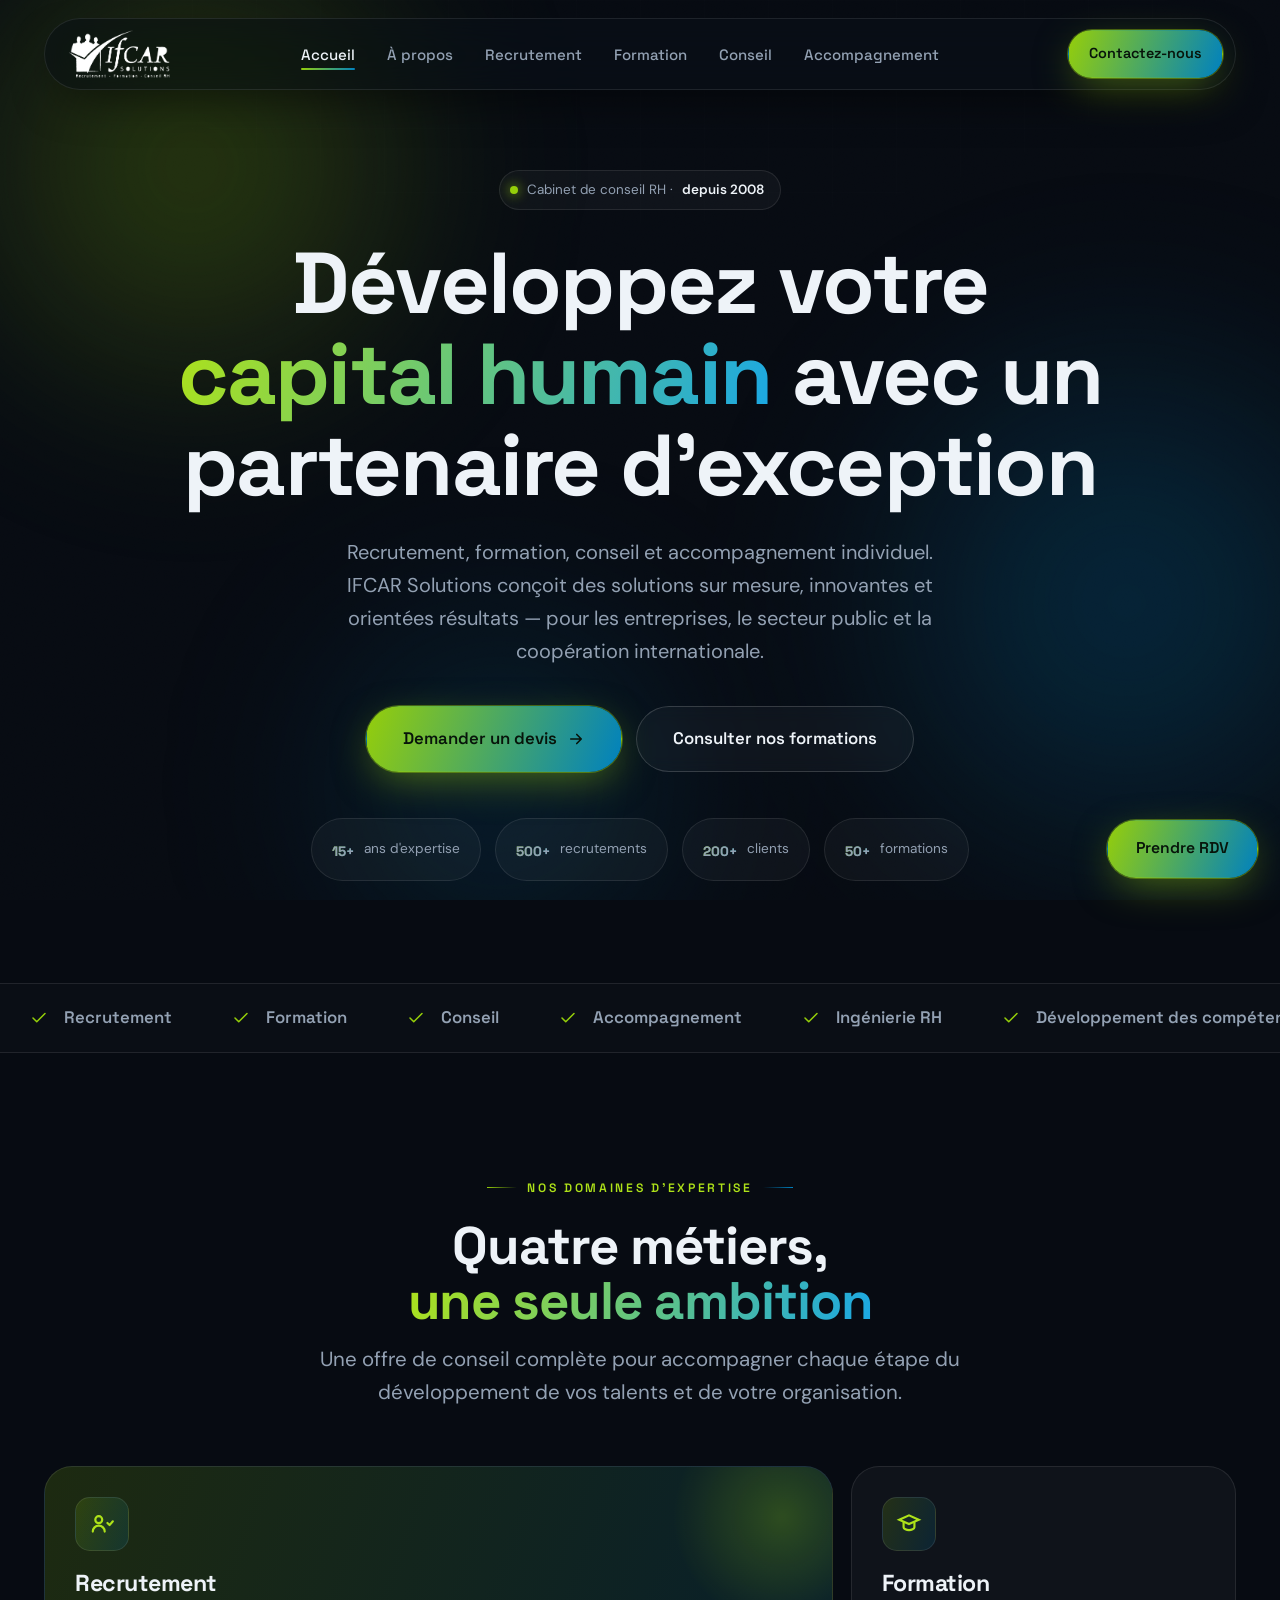
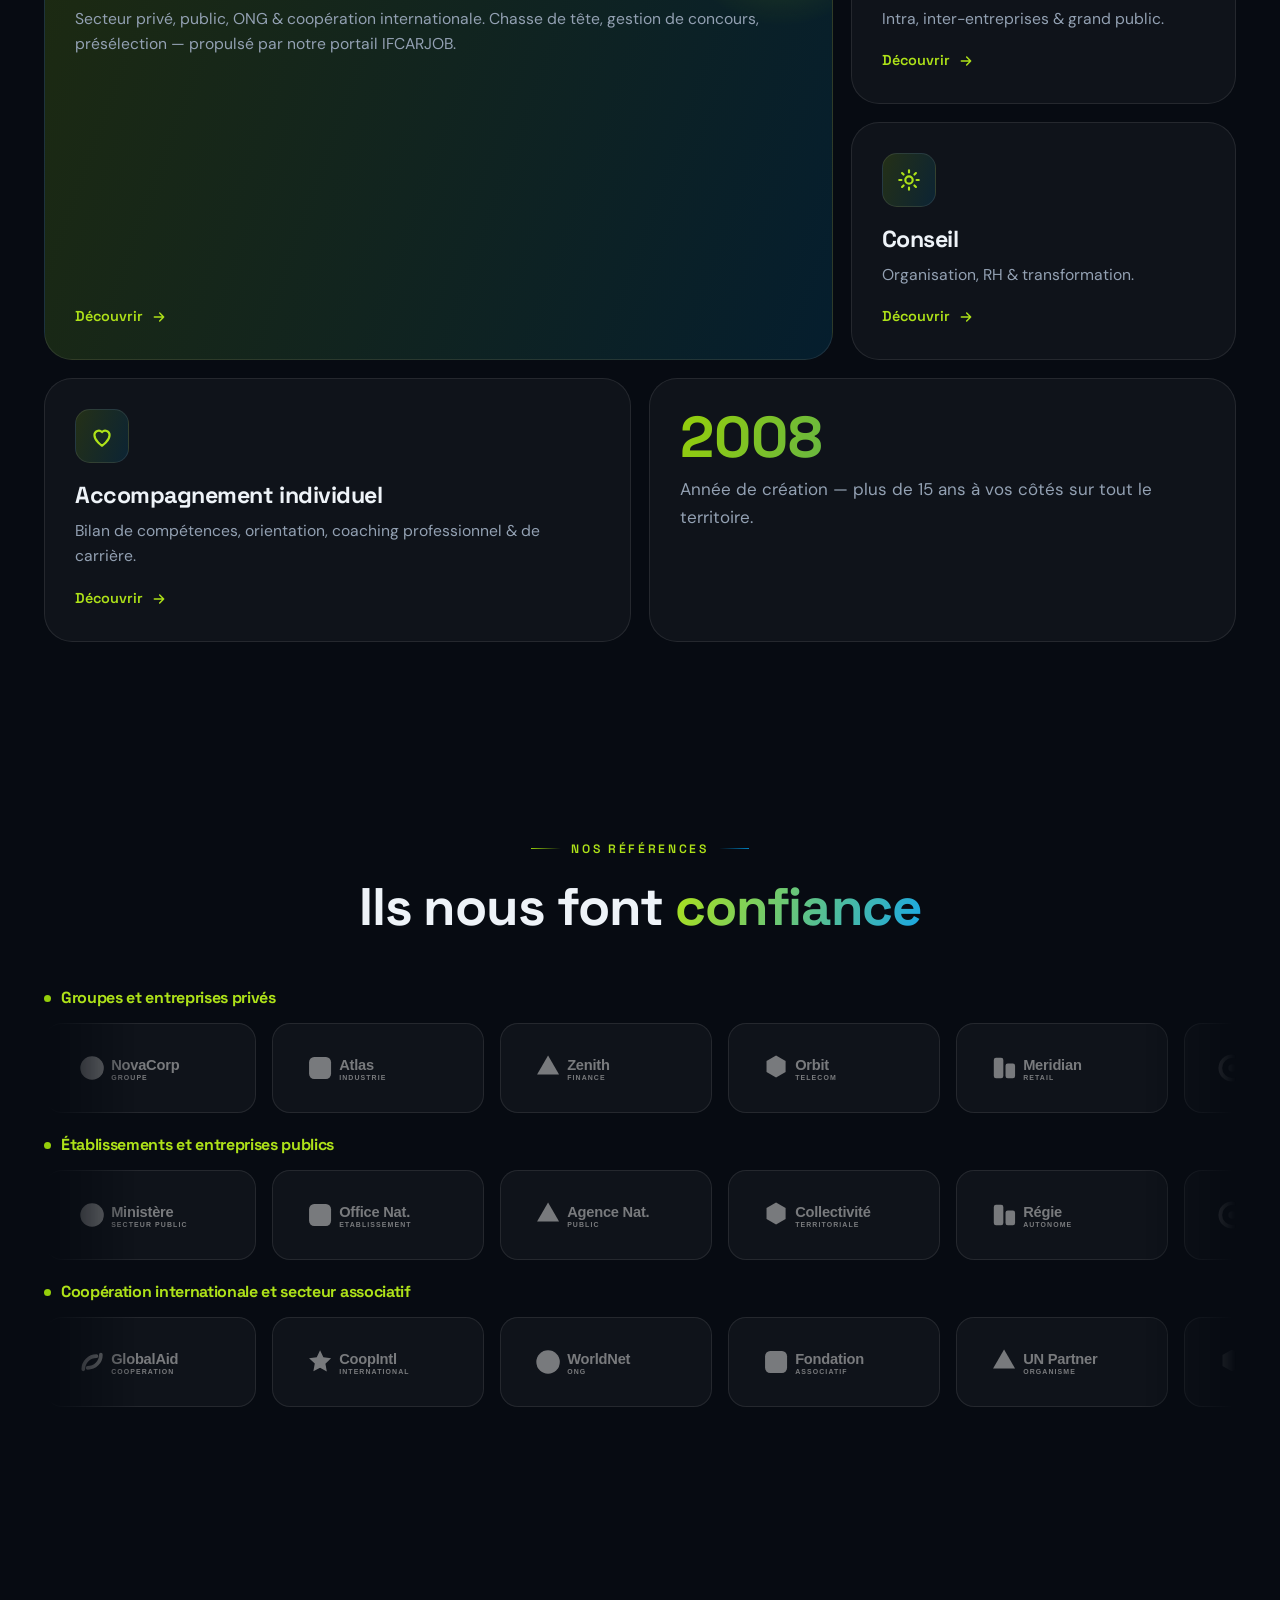
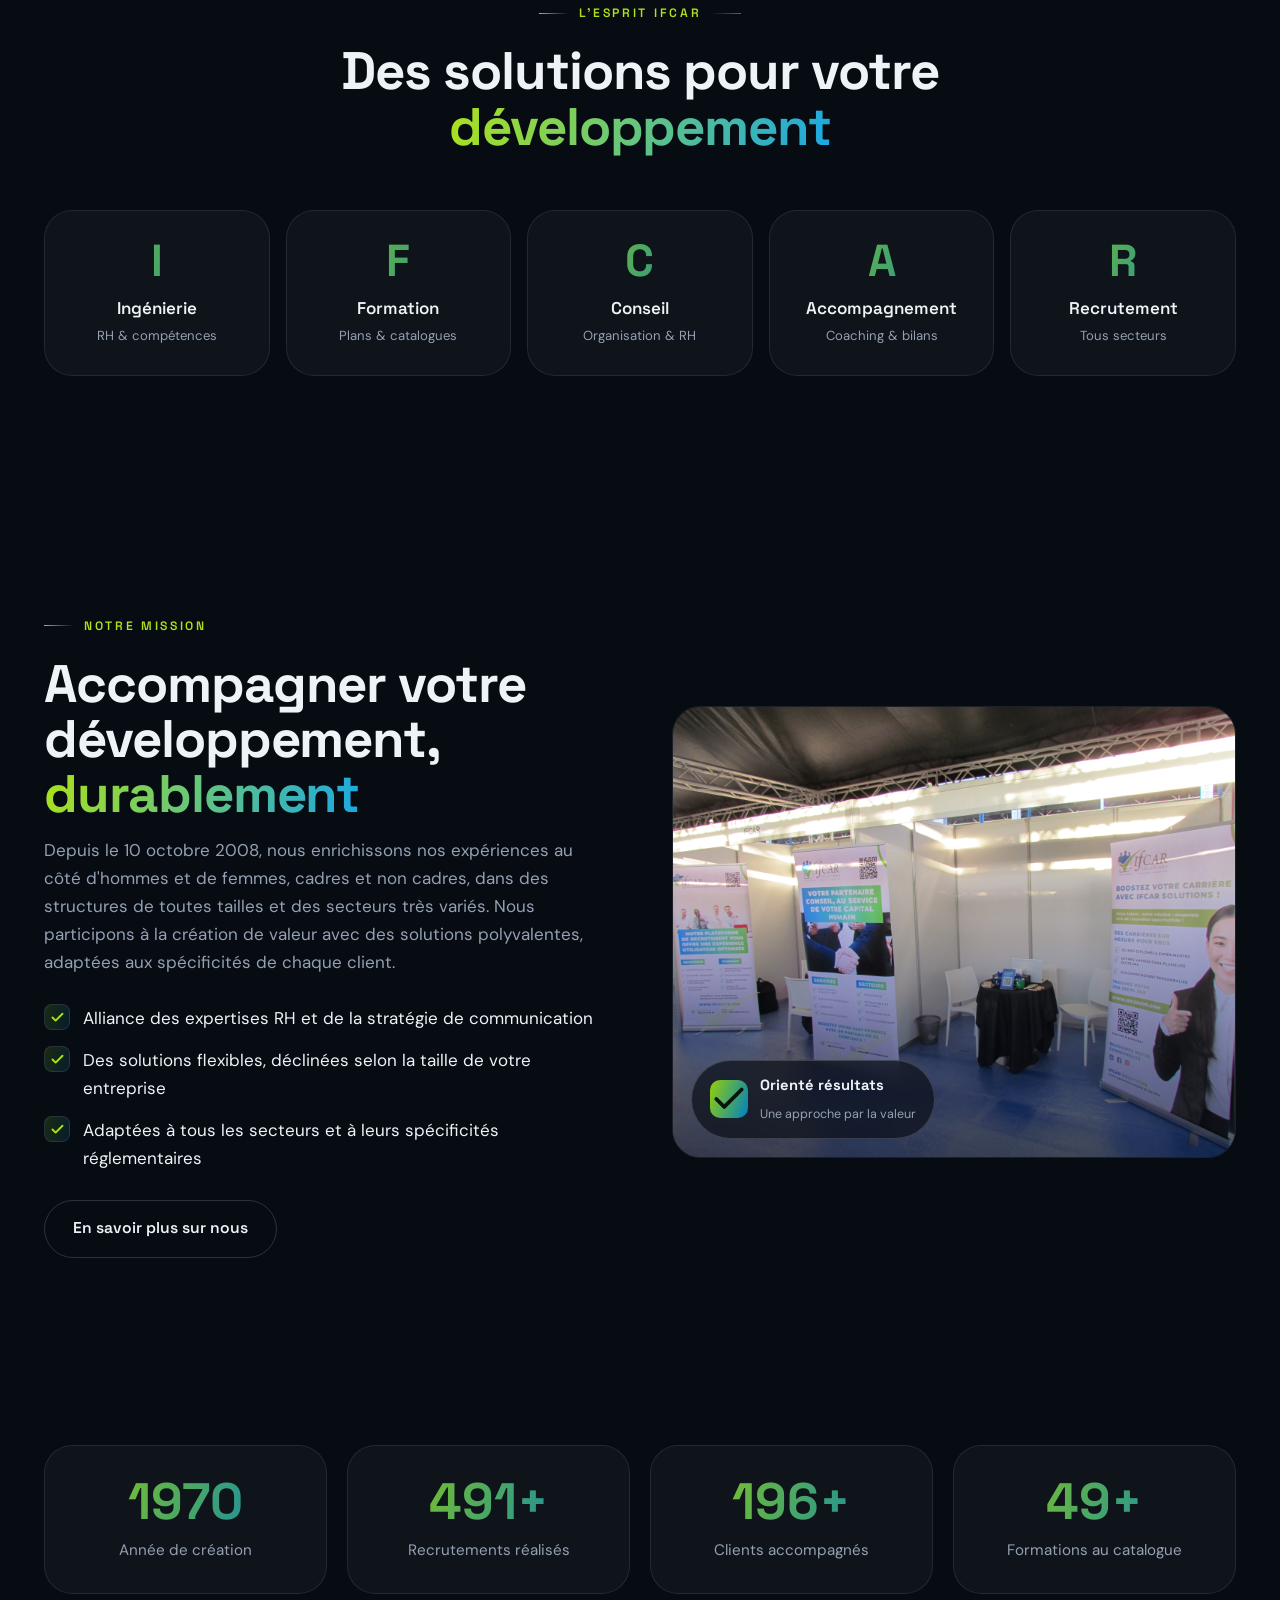
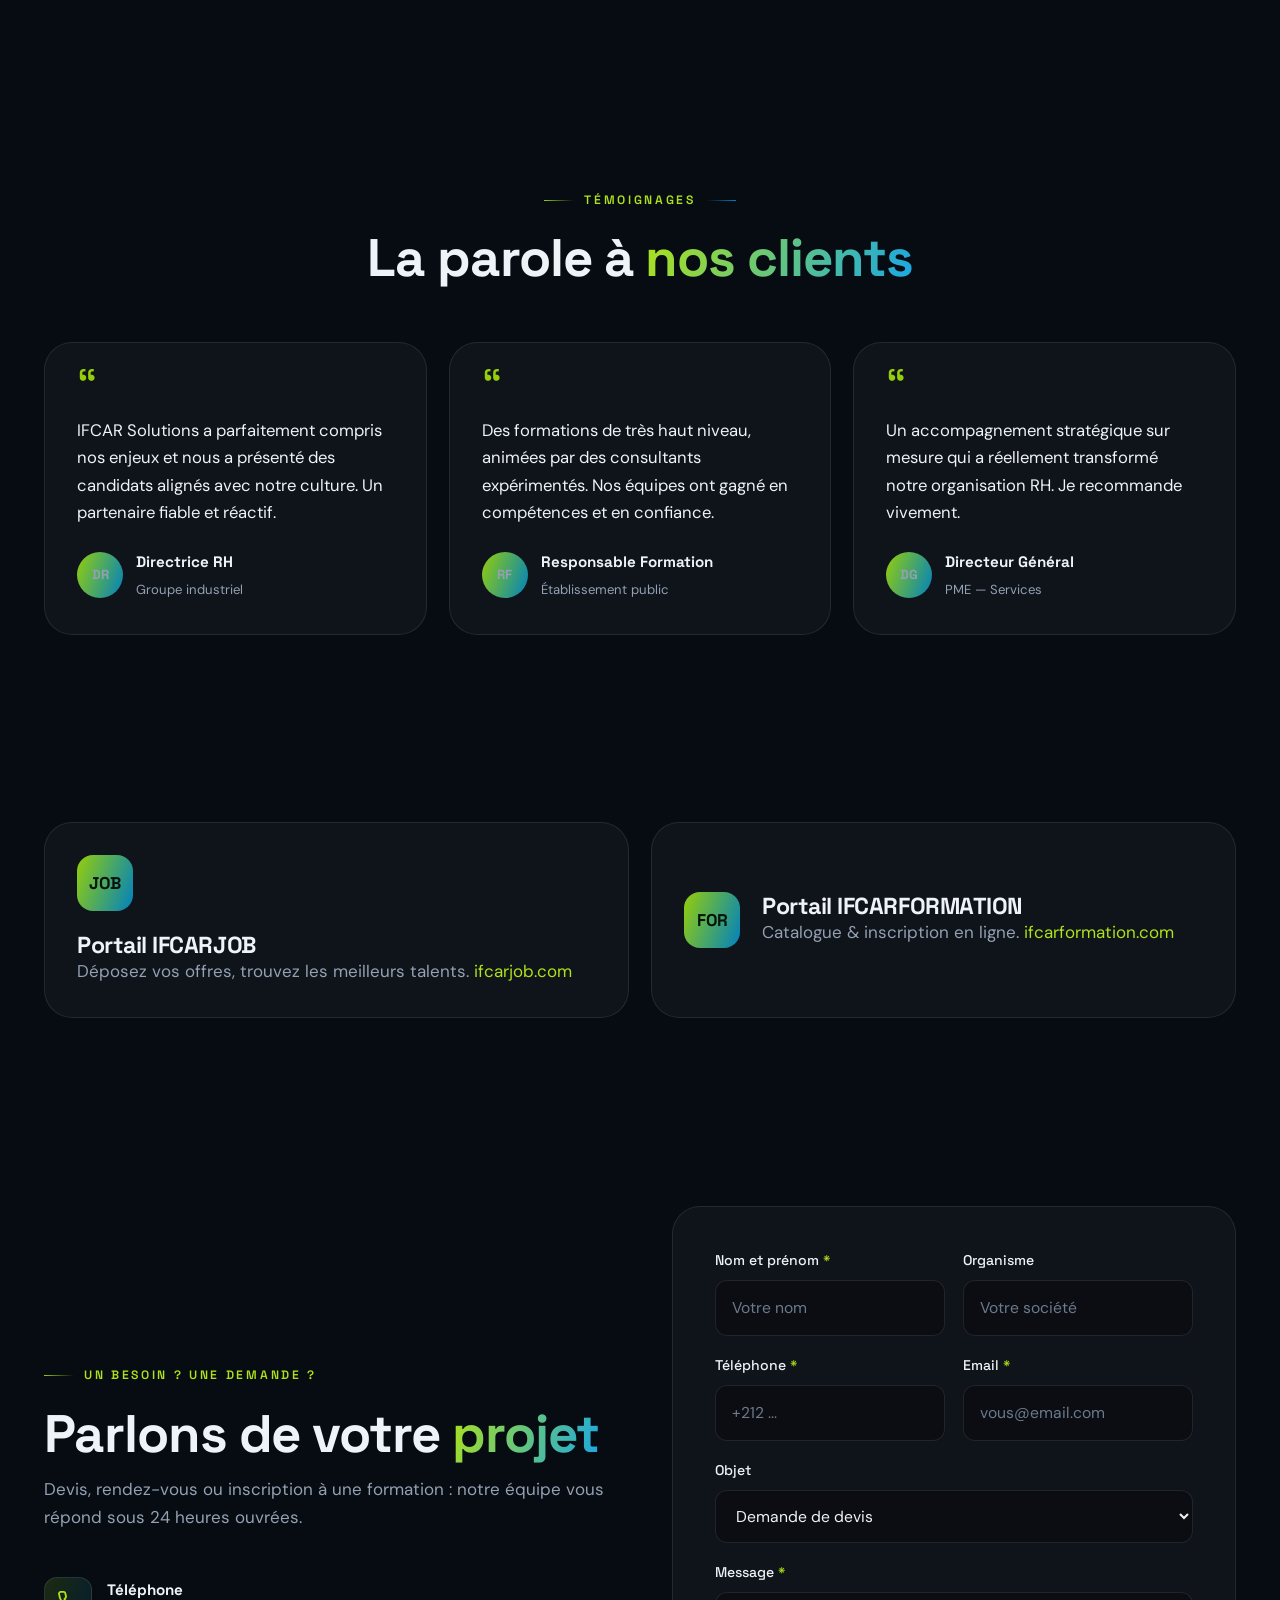
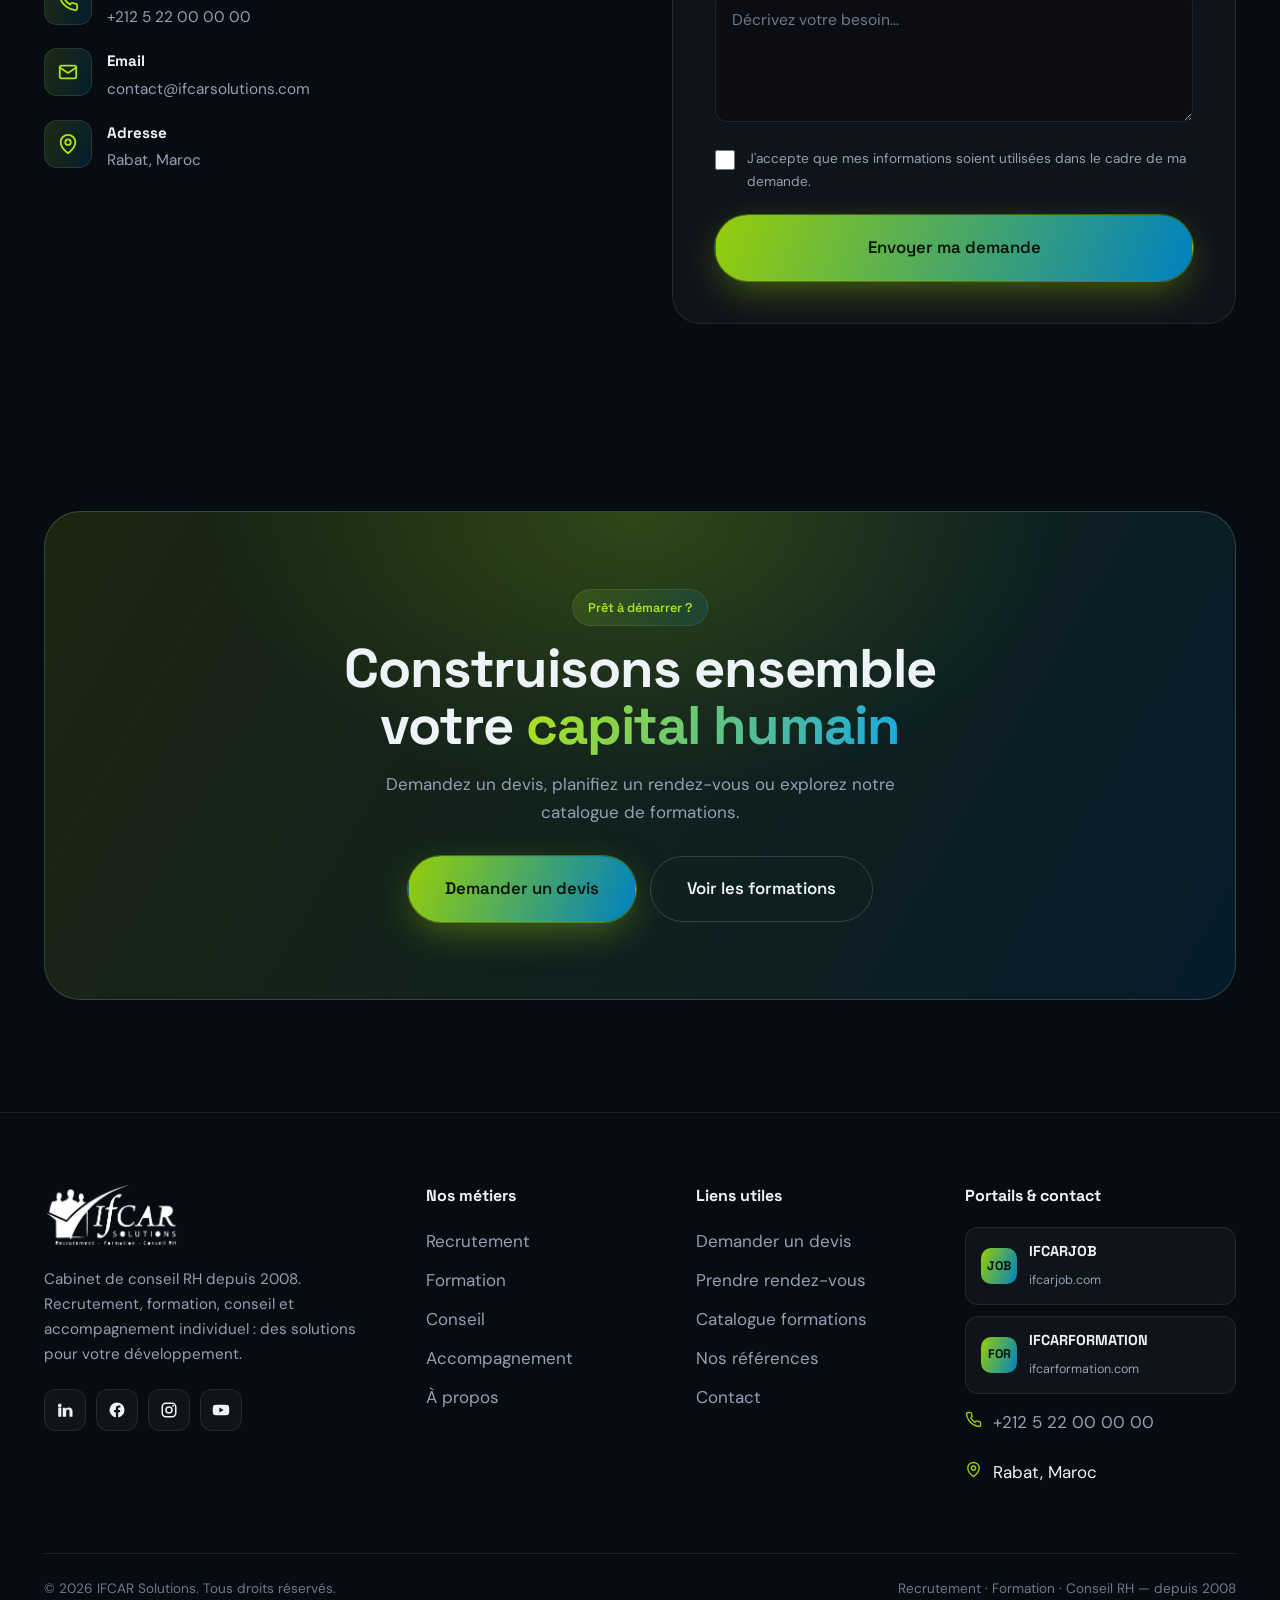
<file: index.html>
<!DOCTYPE html>
<html lang="fr">
<head>
<meta charset="UTF-8" />
<meta name="viewport" content="width=device-width, initial-scale=1.0" />
<title>IFCAR Solutions — Recrutement, Formation, Conseil & Accompagnement RH</title>
<meta name="description" content="IFCAR Solutions, cabinet de conseil RH depuis 2008. Recrutement, formation, conseil et accompagnement individuel — des solutions sur mesure pour développer votre capital humain." />
<meta name="theme-color" content="#070b12" />
<link rel="canonical" href="https://www.ifcarsolutions.com/" />
<meta property="og:title" content="IFCAR Solutions — Votre partenaire capital humain" />
<meta property="og:description" content="Cabinet de conseil RH depuis 2008." />
<meta property="og:image" content="assets/img/stand-ifcar.jpg" />
<link rel="icon" type="image/png" sizes="32x32" href="assets/img/favicon-32.png" />
<link rel="apple-touch-icon" href="assets/img/favicon.png" />
<link rel="manifest" href="site.webmanifest" />
<link rel="preconnect" href="https://fonts.googleapis.com" />
<link rel="preconnect" href="https://fonts.gstatic.com" crossorigin />
<link href="https://fonts.googleapis.com/css2?family=Space+Grotesk:wght@500;600;700&family=DM+Sans:opsz,wght@9..40,400;9..40,500;9..40,600&display=swap" rel="stylesheet" />
<link rel="stylesheet" href="assets/css/style.css" />
<script type="application/ld+json">
{"@context":"https://schema.org","@type":"ProfessionalService","name":"IFCAR Solutions","url":"https://www.ifcarsolutions.com","foundingDate":"2008-10-10","areaServed":"MA","sameAs":["https://www.ifcarjob.com","https://www.ifcarformation.com"],"knowsAbout":["Recrutement","Formation","Conseil RH","Accompagnement","Ingénierie RH"]}
</script>
</head>
<body>
<a class="skip" href="#main">Aller au contenu</a>
<div class="bg-orbs"><span class="orb g"></span><span class="orb b"></span><span class="orb b2"></span></div>
<div class="bg-grid"></div>
<div class="bg-noise"></div>
<div class="cursor-glow"></div>

<!-- HEADER -->
<header class="header">
  <div class="container">
    <div class="nav">
      <a target="_blank" rel="noopener" href="index.html" class="brand" aria-label="IFCAR Solutions"><img src="assets/img/logo-white.png" alt="IFCAR Solutions" /></a>
      <nav class="nav-desktop" aria-label="Navigation principale">
        <ul class="nav-list">
          <li><a target="_blank" rel="noopener" href="index.html" class="nav-link" data-page="index.html">Accueil</a></li>
          <li><a target="_blank" rel="noopener" href="a-propos.html" class="nav-link" data-page="a-propos.html">À propos</a></li>
          <li><a target="_blank" rel="noopener" href="recrutement.html" class="nav-link" data-page="recrutement.html">Recrutement</a></li>
          <li><a target="_blank" rel="noopener" href="formation.html" class="nav-link" data-page="formation.html">Formation</a></li>
          <li><a target="_blank" rel="noopener" href="conseil.html" class="nav-link" data-page="conseil.html">Conseil</a></li>
          <li><a target="_blank" rel="noopener" href="accompagnement.html" class="nav-link" data-page="accompagnement.html">Accompagnement</a></li>
        </ul>
      </nav>
      <div class="nav-actions">
        <a target="_blank" rel="noopener" href="contact.html" class="btn btn--primary btn--sm" data-magnetic><span>Contactez-nous</span></a>
        <button class="burger" aria-label="Menu" aria-expanded="false" aria-controls="mobile"><span></span><span></span><span></span></button>
      </div>
    </div>
  </div>
</header>

<!-- MOBILE -->
<div class="mobile" id="mobile" aria-hidden="true">
  <div class="mobile__inner">
    <a target="_blank" rel="noopener" href="index.html" class="m-link" data-page="index.html">Accueil</a>
    <a target="_blank" rel="noopener" href="a-propos.html" class="m-link" data-page="a-propos.html">À propos</a>
    <a target="_blank" rel="noopener" href="recrutement.html" class="m-link" data-page="recrutement.html">Recrutement</a>
    <a target="_blank" rel="noopener" href="formation.html" class="m-link" data-page="formation.html">Formation</a>
    <a target="_blank" rel="noopener" href="conseil.html" class="m-link" data-page="conseil.html">Conseil</a>
    <a target="_blank" rel="noopener" href="accompagnement.html" class="m-link" data-page="accompagnement.html">Accompagnement</a>
    <a target="_blank" rel="noopener" href="contact.html" class="m-link" data-page="contact.html">Contact</a>
    <div class="mobile__cta">
      <a target="_blank" rel="noopener" href="contact.html" class="btn btn--primary btn--lg"><span>Demander un devis</span></a>
      <a target="_blank" rel="noopener" href="formation.html" class="btn btn--ghost btn--lg"><span>Nos formations</span></a>
    </div>
  </div>
</div>

<main id="main">

<!-- HERO -->
<section class="hero">
  <div class="container hero__inner">
    <div class="reveal"><span class="badge"><span class="dot"></span>Cabinet de conseil RH · <b>depuis 2008</b></span></div>
    <h1 class="reveal balance" data-d="1">Développez votre <em>capital humain</em> avec un partenaire d'exception</h1>
    <p class="reveal" data-d="2">Recrutement, formation, conseil et accompagnement individuel. IFCAR Solutions conçoit des solutions sur mesure, innovantes et orientées résultats — pour les entreprises, le secteur public et la coopération internationale.</p>
    <div class="btn-row reveal" data-d="3">
      <a target="_blank" rel="noopener" href="contact.html" class="btn btn--primary btn--lg" data-magnetic><span>Demander un devis</span>
        <svg viewBox="0 0 24 24" fill="none" stroke="currentColor" stroke-width="2.2"><path d="M5 12h14M13 6l6 6-6 6" stroke-linecap="round" stroke-linejoin="round"/></svg></a>
      <a target="_blank" rel="noopener" href="formation.html" class="btn btn--ghost btn--lg"><span>Consulter nos formations</span></a>
    </div>
    <div class="hero__stats reveal" data-d="4">
      <div class="stat-chip"><b><span data-count="15" data-suffix="+">0</span></b><span>ans d'expertise</span></div>
      <div class="stat-chip"><b><span data-count="500" data-suffix="+">0</span></b><span>recrutements</span></div>
      <div class="stat-chip"><b><span data-count="200" data-suffix="+">0</span></b><span>clients</span></div>
      <div class="stat-chip"><b><span data-count="50" data-suffix="+">0</span></b><span>formations</span></div>
    </div>
  </div>
</section>

<!-- STRIP -->
<div class="strip">
  <div class="strip__track">
    <div class="strip__group">
      <span class="strip__item"><svg viewBox="0 0 24 24" fill="none" stroke="currentColor" stroke-width="2"><path d="M20 6 9 17l-5-5" stroke-linecap="round" stroke-linejoin="round"/></svg>Recrutement</span>
      <span class="strip__item"><svg viewBox="0 0 24 24" fill="none" stroke="currentColor" stroke-width="2"><path d="M20 6 9 17l-5-5" stroke-linecap="round" stroke-linejoin="round"/></svg>Formation</span>
      <span class="strip__item"><svg viewBox="0 0 24 24" fill="none" stroke="currentColor" stroke-width="2"><path d="M20 6 9 17l-5-5" stroke-linecap="round" stroke-linejoin="round"/></svg>Conseil</span>
      <span class="strip__item"><svg viewBox="0 0 24 24" fill="none" stroke="currentColor" stroke-width="2"><path d="M20 6 9 17l-5-5" stroke-linecap="round" stroke-linejoin="round"/></svg>Accompagnement</span>
      <span class="strip__item"><svg viewBox="0 0 24 24" fill="none" stroke="currentColor" stroke-width="2"><path d="M20 6 9 17l-5-5" stroke-linecap="round" stroke-linejoin="round"/></svg>Ingénierie RH</span>
      <span class="strip__item"><svg viewBox="0 0 24 24" fill="none" stroke="currentColor" stroke-width="2"><path d="M20 6 9 17l-5-5" stroke-linecap="round" stroke-linejoin="round"/></svg>Développement des compétences</span>
    </div>
    <div class="strip__group" aria-hidden="true">
      <span class="strip__item"><svg viewBox="0 0 24 24" fill="none" stroke="currentColor" stroke-width="2"><path d="M20 6 9 17l-5-5" stroke-linecap="round" stroke-linejoin="round"/></svg>Recrutement</span>
      <span class="strip__item"><svg viewBox="0 0 24 24" fill="none" stroke="currentColor" stroke-width="2"><path d="M20 6 9 17l-5-5" stroke-linecap="round" stroke-linejoin="round"/></svg>Formation</span>
      <span class="strip__item"><svg viewBox="0 0 24 24" fill="none" stroke="currentColor" stroke-width="2"><path d="M20 6 9 17l-5-5" stroke-linecap="round" stroke-linejoin="round"/></svg>Conseil</span>
      <span class="strip__item"><svg viewBox="0 0 24 24" fill="none" stroke="currentColor" stroke-width="2"><path d="M20 6 9 17l-5-5" stroke-linecap="round" stroke-linejoin="round"/></svg>Accompagnement</span>
      <span class="strip__item"><svg viewBox="0 0 24 24" fill="none" stroke="currentColor" stroke-width="2"><path d="M20 6 9 17l-5-5" stroke-linecap="round" stroke-linejoin="round"/></svg>Ingénierie RH</span>
      <span class="strip__item"><svg viewBox="0 0 24 24" fill="none" stroke="currentColor" stroke-width="2"><path d="M20 6 9 17l-5-5" stroke-linecap="round" stroke-linejoin="round"/></svg>Développement des compétences</span>
    </div>
  </div>
</div>

<!-- SERVICES BENTO -->
<section class="section" id="metiers">
  <div class="container">
    <div class="sec-head c reveal">
      <span class="kicker c">Nos domaines d'expertise</span>
      <h2 class="balance">Quatre métiers, <span class="display-grad">une seule ambition</span></h2>
      <p class="lead mt-s">Une offre de conseil complète pour accompagner chaque étape du développement de vos talents et de votre organisation.</p>
    </div>
    <div class="bento">
      <a target="_blank" rel="noopener" href="recrutement.html" class="b-card b-lg feat reveal sc">
        <div class="ic"><svg viewBox="0 0 24 24" fill="none" stroke="currentColor" stroke-width="2"><circle cx="9" cy="8" r="3.2"/><path d="M3.5 19a5.5 5.5 0 0 1 11 0M17 11l2 2 3-3.5" stroke-linecap="round" stroke-linejoin="round"/></svg></div>
        <h3>Recrutement</h3>
        <p>Secteur privé, public, ONG &amp; coopération internationale. Chasse de tête, gestion de concours, présélection — propulsé par notre portail&nbsp;IFCARJOB.</p>
        <span class="more">Découvrir <svg viewBox="0 0 24 24" fill="none" stroke="currentColor" stroke-width="2.2"><path d="M5 12h14M13 6l6 6-6 6" stroke-linecap="round" stroke-linejoin="round"/></svg></span>
      </a>
      <a target="_blank" rel="noopener" href="formation.html" class="b-card b-sm reveal sc" data-d="1">
        <div class="ic"><svg viewBox="0 0 24 24" fill="none" stroke="currentColor" stroke-width="2"><path d="M3 8l9-4 9 4-9 4-9-4z"/><path d="M7 10.5V15c0 1.5 2.7 2.6 5 2.6s5-1.1 5-2.6v-4.5" stroke-linecap="round" stroke-linejoin="round"/></svg></div>
        <h3>Formation</h3>
        <p>Intra, inter-entreprises &amp; grand public.</p>
        <span class="more">Découvrir <svg viewBox="0 0 24 24" fill="none" stroke="currentColor" stroke-width="2.2"><path d="M5 12h14M13 6l6 6-6 6" stroke-linecap="round" stroke-linejoin="round"/></svg></span>
      </a>
      <a target="_blank" rel="noopener" href="conseil.html" class="b-card b-sm reveal sc" data-d="2">
        <div class="ic"><svg viewBox="0 0 24 24" fill="none" stroke="currentColor" stroke-width="2"><path d="M12 3v2M12 19v2M3 12h2M19 12h2M5.6 5.6l1.4 1.4M17 17l1.4 1.4M18.4 5.6 17 7M7 17l-1.4 1.4" stroke-linecap="round"/><circle cx="12" cy="12" r="3.4"/></svg></div>
        <h3>Conseil</h3>
        <p>Organisation, RH &amp; transformation.</p>
        <span class="more">Découvrir <svg viewBox="0 0 24 24" fill="none" stroke="currentColor" stroke-width="2.2"><path d="M5 12h14M13 6l6 6-6 6" stroke-linecap="round" stroke-linejoin="round"/></svg></span>
      </a>
      <a target="_blank" rel="noopener" href="accompagnement.html" class="b-card b-md reveal sc" data-d="3">
        <div class="ic"><svg viewBox="0 0 24 24" fill="none" stroke="currentColor" stroke-width="2"><path d="M12 21s-7-4.5-7-10a4 4 0 0 1 7-2.6A4 4 0 0 1 19 11c0 5.5-7 10-7 10z" stroke-linecap="round" stroke-linejoin="round"/></svg></div>
        <h3>Accompagnement individuel</h3>
        <p>Bilan de compétences, orientation, coaching professionnel &amp; de carrière.</p>
        <span class="more">Découvrir <svg viewBox="0 0 24 24" fill="none" stroke="currentColor" stroke-width="2.2"><path d="M5 12h14M13 6l6 6-6 6" stroke-linecap="round" stroke-linejoin="round"/></svg></span>
      </a>
      <div class="b-card b-md reveal sc" data-d="4">
        <div class="big-num"><span data-count="2008">2008</span></div>
        <div class="big-lbl">Année de création — plus de 15 ans à vos côtés sur tout le territoire.</div>
      </div>
    </div>
  </div>
</section>

<!-- REFERENCES -->
<section class="section section--tight" id="references">
  <div class="container">
    <div class="sec-head c reveal">
      <span class="kicker c">Nos références</span>
      <h2>Ils nous font <span class="display-grad">confiance</span></h2>
    </div>
    <div class="ref-block reveal">
      <h4>Groupes et entreprises privés</h4>
      <div class="logos" data-dir="l" style="--d:38s"><div class="logos__track">
        <div class="logos__group">
          <div class="logo-chip"><img src="assets/img/clients/prive-1.svg" alt="" /></div><div class="logo-chip"><img src="assets/img/clients/prive-2.svg" alt="" /></div><div class="logo-chip"><img src="assets/img/clients/prive-3.svg" alt="" /></div><div class="logo-chip"><img src="assets/img/clients/prive-4.svg" alt="" /></div><div class="logo-chip"><img src="assets/img/clients/prive-5.svg" alt="" /></div><div class="logo-chip"><img src="assets/img/clients/prive-6.svg" alt="" /></div><div class="logo-chip"><img src="assets/img/clients/prive-7.svg" alt="" /></div><div class="logo-chip"><img src="assets/img/clients/prive-8.svg" alt="" /></div>
        </div>
        <div class="logos__group" aria-hidden="true">
          <div class="logo-chip"><img src="assets/img/clients/prive-1.svg" alt="" /></div><div class="logo-chip"><img src="assets/img/clients/prive-2.svg" alt="" /></div><div class="logo-chip"><img src="assets/img/clients/prive-3.svg" alt="" /></div><div class="logo-chip"><img src="assets/img/clients/prive-4.svg" alt="" /></div><div class="logo-chip"><img src="assets/img/clients/prive-5.svg" alt="" /></div><div class="logo-chip"><img src="assets/img/clients/prive-6.svg" alt="" /></div><div class="logo-chip"><img src="assets/img/clients/prive-7.svg" alt="" /></div><div class="logo-chip"><img src="assets/img/clients/prive-8.svg" alt="" /></div>
        </div>
      </div></div>
    </div>
    <div class="ref-block reveal" data-d="1">
      <h4>Établissements et entreprises publics</h4>
      <div class="logos" data-dir="r" style="--d:32s"><div class="logos__track">
        <div class="logos__group">
          <div class="logo-chip"><img src="assets/img/clients/public-1.svg" alt="" /></div><div class="logo-chip"><img src="assets/img/clients/public-2.svg" alt="" /></div><div class="logo-chip"><img src="assets/img/clients/public-3.svg" alt="" /></div><div class="logo-chip"><img src="assets/img/clients/public-4.svg" alt="" /></div><div class="logo-chip"><img src="assets/img/clients/public-5.svg" alt="" /></div><div class="logo-chip"><img src="assets/img/clients/public-6.svg" alt="" /></div>
        </div>
        <div class="logos__group" aria-hidden="true">
          <div class="logo-chip"><img src="assets/img/clients/public-1.svg" alt="" /></div><div class="logo-chip"><img src="assets/img/clients/public-2.svg" alt="" /></div><div class="logo-chip"><img src="assets/img/clients/public-3.svg" alt="" /></div><div class="logo-chip"><img src="assets/img/clients/public-4.svg" alt="" /></div><div class="logo-chip"><img src="assets/img/clients/public-5.svg" alt="" /></div><div class="logo-chip"><img src="assets/img/clients/public-6.svg" alt="" /></div>
        </div>
      </div></div>
    </div>
    <div class="ref-block reveal" data-d="2">
      <h4>Coopération internationale et secteur associatif</h4>
      <div class="logos" data-dir="l" style="--d:34s"><div class="logos__track">
        <div class="logos__group">
          <div class="logo-chip"><img src="assets/img/clients/intl-1.svg" alt="" /></div><div class="logo-chip"><img src="assets/img/clients/intl-2.svg" alt="" /></div><div class="logo-chip"><img src="assets/img/clients/intl-3.svg" alt="" /></div><div class="logo-chip"><img src="assets/img/clients/intl-4.svg" alt="" /></div><div class="logo-chip"><img src="assets/img/clients/intl-5.svg" alt="" /></div><div class="logo-chip"><img src="assets/img/clients/intl-6.svg" alt="" /></div>
        </div>
        <div class="logos__group" aria-hidden="true">
          <div class="logo-chip"><img src="assets/img/clients/intl-1.svg" alt="" /></div><div class="logo-chip"><img src="assets/img/clients/intl-2.svg" alt="" /></div><div class="logo-chip"><img src="assets/img/clients/intl-3.svg" alt="" /></div><div class="logo-chip"><img src="assets/img/clients/intl-4.svg" alt="" /></div><div class="logo-chip"><img src="assets/img/clients/intl-5.svg" alt="" /></div><div class="logo-chip"><img src="assets/img/clients/intl-6.svg" alt="" /></div>
        </div>
      </div></div>
    </div>
  </div>
</section>

<!-- IFCAR letters -->
<section class="section">
  <div class="container">
    <div class="sec-head c reveal">
      <span class="kicker c">L'esprit IFCAR</span>
      <h2>Des solutions pour votre <span class="display-grad">développement</span></h2>
    </div>
    <div class="letters">
      <div class="letter-card reveal sc"><div class="ltr">I</div><div class="wd">Ingénierie</div><small>RH &amp; compétences</small></div>
      <div class="letter-card reveal sc" data-d="1"><div class="ltr">F</div><div class="wd">Formation</div><small>Plans &amp; catalogues</small></div>
      <div class="letter-card reveal sc" data-d="2"><div class="ltr">C</div><div class="wd">Conseil</div><small>Organisation &amp; RH</small></div>
      <div class="letter-card reveal sc" data-d="3"><div class="ltr">A</div><div class="wd">Accompagnement</div><small>Coaching &amp; bilans</small></div>
      <div class="letter-card reveal sc" data-d="4"><div class="ltr">R</div><div class="wd">Recrutement</div><small>Tous secteurs</small></div>
    </div>
  </div>
</section>

<!-- MISSION SPLIT -->
<section class="section">
  <div class="container">
    <div class="split rev">
      <div class="split__media reveal tilt">
        <img src="assets/img/stand-ifcar.jpg" alt="Stand IFCAR Solutions au Forum de l'emploi" />
        <div class="media-badge"><div class="ic"><svg viewBox="0 0 24 24" fill="none" stroke="currentColor" stroke-width="2.4"><path d="M20 6 9 17l-5-5" stroke-linecap="round" stroke-linejoin="round"/></svg></div><div><strong>Orienté résultats</strong><span>Une approche par la valeur</span></div></div>
      </div>
      <div class="reveal" data-d="1">
        <span class="kicker">Notre mission</span>
        <h2 class="balance">Accompagner votre développement, <span class="display-grad">durablement</span></h2>
        <p class="muted mt-s">Depuis le 10 octobre 2008, nous enrichissons nos expériences au côté d'hommes et de femmes, cadres et non cadres, dans des structures de toutes tailles et des secteurs très variés. Nous participons à la création de valeur avec des solutions polyvalentes, adaptées aux spécificités de chaque client.</p>
        <ul class="checks">
          <li><span class="tk"><svg viewBox="0 0 24 24" fill="none" stroke="currentColor" stroke-width="3"><path d="M20 6 9 17l-5-5" stroke-linecap="round" stroke-linejoin="round"/></svg></span><span>Alliance des expertises RH et de la stratégie de communication</span></li>
          <li><span class="tk"><svg viewBox="0 0 24 24" fill="none" stroke="currentColor" stroke-width="3"><path d="M20 6 9 17l-5-5" stroke-linecap="round" stroke-linejoin="round"/></svg></span><span>Des solutions flexibles, déclinées selon la taille de votre entreprise</span></li>
          <li><span class="tk"><svg viewBox="0 0 24 24" fill="none" stroke="currentColor" stroke-width="3"><path d="M20 6 9 17l-5-5" stroke-linecap="round" stroke-linejoin="round"/></svg></span><span>Adaptées à tous les secteurs et à leurs spécificités réglementaires</span></li>
        </ul>
        <a target="_blank" rel="noopener" href="a-propos.html" class="btn btn--line mt"><span>En savoir plus sur nous</span></a>
      </div>
    </div>
  </div>
</section>

<!-- STATS -->
<section class="section section--tight">
  <div class="container">
    <div class="stats-row">
      <div class="stat-box reveal sc"><div class="n"><span data-count="2008">2008</span></div><div class="l">Année de création</div></div>
      <div class="stat-box reveal sc" data-d="1"><div class="n"><span data-count="500" data-suffix="+">0</span></div><div class="l">Recrutements réalisés</div></div>
      <div class="stat-box reveal sc" data-d="2"><div class="n"><span data-count="200" data-suffix="+">0</span></div><div class="l">Clients accompagnés</div></div>
      <div class="stat-box reveal sc" data-d="3"><div class="n"><span data-count="50" data-suffix="+">0</span></div><div class="l">Formations au catalogue</div></div>
    </div>
  </div>
</section>

<!-- TESTIMONIALS -->
<section class="section">
  <div class="container">
    <div class="sec-head c reveal">
      <span class="kicker c">Témoignages</span>
      <h2>La parole à <span class="display-grad">nos clients</span></h2>
    </div>
    <div class="grid g-3">
      <figure class="glass quote reveal"><div class="mark">&ldquo;</div><p>IFCAR Solutions a parfaitement compris nos enjeux et nous a présenté des candidats alignés avec notre culture. Un partenaire fiable et réactif.</p><figcaption class="who"><span class="av">DR</span><div><strong>Directrice RH</strong><span>Groupe industriel</span></div></figcaption></figure>
      <figure class="glass quote reveal" data-d="1"><div class="mark">&ldquo;</div><p>Des formations de très haut niveau, animées par des consultants expérimentés. Nos équipes ont gagné en compétences et en confiance.</p><figcaption class="who"><span class="av">RF</span><div><strong>Responsable Formation</strong><span>Établissement public</span></div></figcaption></figure>
      <figure class="glass quote reveal" data-d="2"><div class="mark">&ldquo;</div><p>Un accompagnement stratégique sur mesure qui a réellement transformé notre organisation RH. Je recommande vivement.</p><figcaption class="who"><span class="av">DG</span><div><strong>Directeur Général</strong><span>PME — Services</span></div></figcaption></figure>
    </div>
  </div>
</section>

<!-- PORTALS -->
<section class="section section--tight">
  <div class="container">
    <div class="grid g-2">
      <a href="https://www.ifcarjob.com" target="_blank" rel="noopener" class="glass portal reveal">
        <div class="ic">JOB</div><div><h3>Portail IFCARJOB</h3><p class="muted">Déposez vos offres, trouvez les meilleurs talents. <span style="color:var(--green-bright)">ifcarjob.com</span></p></div>
      </a>
      <a href="https://www.ifcarformation.com" target="_blank" rel="noopener" class="glass portal reveal" data-d="1">
        <div class="ic">FOR</div><div><h3>Portail IFCARFORMATION</h3><p class="muted">Catalogue &amp; inscription en ligne. <span style="color:var(--green-bright)">ifcarformation.com</span></p></div>
      </a>
    </div>
  </div>
</section>

<!-- CONTACT -->
<section class="section" id="contact">
  <div class="container">
    <div class="split">
      <div class="reveal">
        <span class="kicker">Un besoin ? une demande ?</span>
        <h2 class="balance">Parlons de votre <span class="display-grad">projet</span></h2>
        <p class="muted mt-s">Devis, rendez-vous ou inscription à une formation : notre équipe vous répond sous 24 heures ouvrées.</p>
        <div class="info mt-l">
          <div class="info-item"><div class="ic"><svg viewBox="0 0 24 24" fill="none" stroke="currentColor" stroke-width="2"><path d="M22 16.9v3a2 2 0 0 1-2.2 2 19.8 19.8 0 0 1-8.6-3 19.5 19.5 0 0 1-6-6 19.8 19.8 0 0 1-3-8.6A2 2 0 0 1 4.1 2h3a2 2 0 0 1 2 1.7c.1 1 .4 1.9.7 2.8a2 2 0 0 1-.5 2.1L8.1 9.9a16 16 0 0 0 6 6l1.3-1.3a2 2 0 0 1 2.1-.4c.9.3 1.8.6 2.8.7a2 2 0 0 1 1.7 2z" stroke-linecap="round" stroke-linejoin="round"/></svg></div><div><strong>Téléphone</strong><a href="tel:+212522000000">+212 5 22 00 00 00</a></div></div>
          <div class="info-item"><div class="ic"><svg viewBox="0 0 24 24" fill="none" stroke="currentColor" stroke-width="2"><rect x="3" y="5" width="18" height="14" rx="2"/><path d="m3 7 9 6 9-6" stroke-linecap="round" stroke-linejoin="round"/></svg></div><div><strong>Email</strong><a href="mailto:contact@ifcarsolutions.com">contact@ifcarsolutions.com</a></div></div>
          <div class="info-item"><div class="ic"><svg viewBox="0 0 24 24" fill="none" stroke="currentColor" stroke-width="2"><path d="M20 10c0 6-8 12-8 12s-8-6-8-12a8 8 0 0 1 16 0z" stroke-linecap="round" stroke-linejoin="round"/><circle cx="12" cy="10" r="3"/></svg></div><div><strong>Adresse</strong><span>Rabat, Maroc</span></div></div>
        </div>
      </div>
      <div class="reveal" data-d="1">
        <form class="form" data-demo>
          <div class="form-msg" role="status"></div>
          <div class="field-row">
            <div class="field"><label>Nom et prénom <i>*</i></label><input type="text" name="nom" required placeholder="Votre nom" /></div>
            <div class="field"><label>Organisme</label><input type="text" name="org" placeholder="Votre société" /></div>
          </div>
          <div class="field-row">
            <div class="field"><label>Téléphone <i>*</i></label><input type="tel" name="tel" required placeholder="+212 ..." /></div>
            <div class="field"><label>Email <i>*</i></label><input type="email" name="email" required placeholder="vous@email.com" /></div>
          </div>
          <div class="field"><label>Objet</label><select name="objet"><option>Demande de devis</option><option>Demande de rendez-vous</option><option>Inscription à une formation</option><option>Recrutement</option><option>Conseil</option><option>Autre</option></select></div>
          <div class="field"><label>Message <i>*</i></label><textarea name="message" required placeholder="Décrivez votre besoin..."></textarea></div>
          <label class="consent"><input type="checkbox" required /><span>J'accepte que mes informations soient utilisées dans le cadre de ma demande.</span></label>
          <button type="submit" class="btn btn--primary btn--lg" style="width:100%"><span>Envoyer ma demande</span></button>
        </form>
      </div>
    </div>
  </div>
</section>

<!-- CTA -->
<section class="section--tight">
  <div class="container">
    <div class="cta reveal sc">
      <div class="cta__in">
        <span class="tag-pill">Prêt à démarrer ?</span>
        <h2 class="mt-s balance">Construisons ensemble votre <span class="display-grad">capital humain</span></h2>
        <p>Demandez un devis, planifiez un rendez-vous ou explorez notre catalogue de formations.</p>
        <div class="btn-row"><a target="_blank" rel="noopener" href="contact.html" class="btn btn--primary btn--lg" data-magnetic><span>Demander un devis</span></a><a target="_blank" rel="noopener" href="formation.html" class="btn btn--line btn--lg"><span>Voir les formations</span></a></div>
      </div>
    </div>
  </div>
</section>

</main>

<!-- FOOTER -->
<footer class="footer">
  <div class="container">
    <div class="footer__grid">
      <div class="footer__brand">
        <img src="assets/img/logo-white.png" alt="IFCAR Solutions" />
        <p>Cabinet de conseil RH depuis 2008. Recrutement, formation, conseil et accompagnement individuel : des solutions pour votre développement.</p>
        <div class="socials">
          <a href="#" aria-label="LinkedIn"><svg viewBox="0 0 24 24" fill="currentColor"><path d="M4.98 3.5A2.5 2.5 0 1 1 5 8.5a2.5 2.5 0 0 1-.02-5zM3 9h4v12H3zM9 9h3.8v1.7h.05c.53-1 1.83-2.05 3.77-2.05C20.5 8.65 22 10.8 22 14v7h-4v-6.2c0-1.5-.03-3.4-2.07-3.4-2.07 0-2.39 1.62-2.39 3.3V21H9z"/></svg></a>
          <a href="#" aria-label="Facebook"><svg viewBox="0 0 24 24" fill="currentColor"><path d="M22 12a10 10 0 1 0-11.5 9.9v-7H8v-2.9h2.5V9.8c0-2.5 1.5-3.9 3.8-3.9 1.1 0 2.2.2 2.2.2v2.5h-1.3c-1.2 0-1.6.8-1.6 1.6v1.8h2.8l-.45 2.9h-2.35v7A10 10 0 0 0 22 12z"/></svg></a>
          <a href="#" aria-label="Instagram"><svg viewBox="0 0 24 24" fill="none" stroke="currentColor" stroke-width="2"><rect x="3" y="3" width="18" height="18" rx="5"/><circle cx="12" cy="12" r="4"/><circle cx="17.5" cy="6.5" r="1.2" fill="currentColor" stroke="none"/></svg></a>
          <a href="#" aria-label="YouTube"><svg viewBox="0 0 24 24" fill="currentColor"><path d="M23 12s0-3.3-.4-4.8a2.5 2.5 0 0 0-1.8-1.8C19.3 5 12 5 12 5s-7.3 0-8.8.4a2.5 2.5 0 0 0-1.8 1.8C1 8.7 1 12 1 12s0 3.3.4 4.8a2.5 2.5 0 0 0 1.8 1.8C4.7 19 12 19 12 19s7.3 0 8.8-.4a2.5 2.5 0 0 0 1.8-1.8C23 15.3 23 12 23 12zM9.8 15.3V8.7l5.7 3.3z"/></svg></a>
        </div>
      </div>
      <div><h5>Nos métiers</h5><ul><li><a target="_blank" rel="noopener" href="recrutement.html">Recrutement</a></li><li><a target="_blank" rel="noopener" href="formation.html">Formation</a></li><li><a target="_blank" rel="noopener" href="conseil.html">Conseil</a></li><li><a target="_blank" rel="noopener" href="accompagnement.html">Accompagnement</a></li><li><a target="_blank" rel="noopener" href="a-propos.html">À propos</a></li></ul></div>
      <div><h5>Liens utiles</h5><ul><li><a target="_blank" rel="noopener" href="contact.html">Demander un devis</a></li><li><a target="_blank" rel="noopener" href="contact.html">Prendre rendez-vous</a></li><li><a target="_blank" rel="noopener" href="formation.html">Catalogue formations</a></li><li><a target="_blank" rel="noopener" href="index.html#references">Nos références</a></li><li><a target="_blank" rel="noopener" href="contact.html">Contact</a></li></ul></div>
      <div>
        <h5>Portails &amp; contact</h5>
        <a href="https://www.ifcarjob.com" target="_blank" rel="noopener" class="portal-link"><span class="pic">JOB</span><div><strong>IFCARJOB</strong><small>ifcarjob.com</small></div></a>
        <a href="https://www.ifcarformation.com" target="_blank" rel="noopener" class="portal-link"><span class="pic">FOR</span><div><strong>IFCARFORMATION</strong><small>ifcarformation.com</small></div></a>
        <ul class="foot-contact" style="margin-top:14px">
          <li><svg viewBox="0 0 24 24" fill="none" stroke="currentColor" stroke-width="2"><path d="M22 16.9v3a2 2 0 0 1-2.2 2 19.8 19.8 0 0 1-8.6-3 19.5 19.5 0 0 1-6-6 19.8 19.8 0 0 1-3-8.6A2 2 0 0 1 4.1 2h3a2 2 0 0 1 2 1.7c.1 1 .4 1.9.7 2.8a2 2 0 0 1-.5 2.1L8.1 9.9a16 16 0 0 0 6 6l1.3-1.3a2 2 0 0 1 2.1-.4c.9.3 1.8.6 2.8.7a2 2 0 0 1 1.7 2z" stroke-linecap="round" stroke-linejoin="round"/></svg><a href="tel:+212522000000">+212 5 22 00 00 00</a></li>
          <li><svg viewBox="0 0 24 24" fill="none" stroke="currentColor" stroke-width="2"><path d="M20 10c0 6-8 12-8 12s-8-6-8-12a8 8 0 0 1 16 0z" stroke-linecap="round" stroke-linejoin="round"/><circle cx="12" cy="10" r="3"/></svg><span>Rabat, Maroc</span></li>
        </ul>
      </div>
    </div>
    <div class="footer__bottom">
      <span>© <span id="year">2026</span> IFCAR Solutions. Tous droits réservés.</span>
      <span>Recrutement · Formation · Conseil RH — depuis 2008</span>
    </div>
  </div>
</footer>

<a target="_blank" rel="noopener" href="contact.html" class="btn btn--primary float-cta" data-magnetic><span>Prendre RDV</span></a>
<script src="assets/js/main.js"></script>
</body>
</html>
</file>
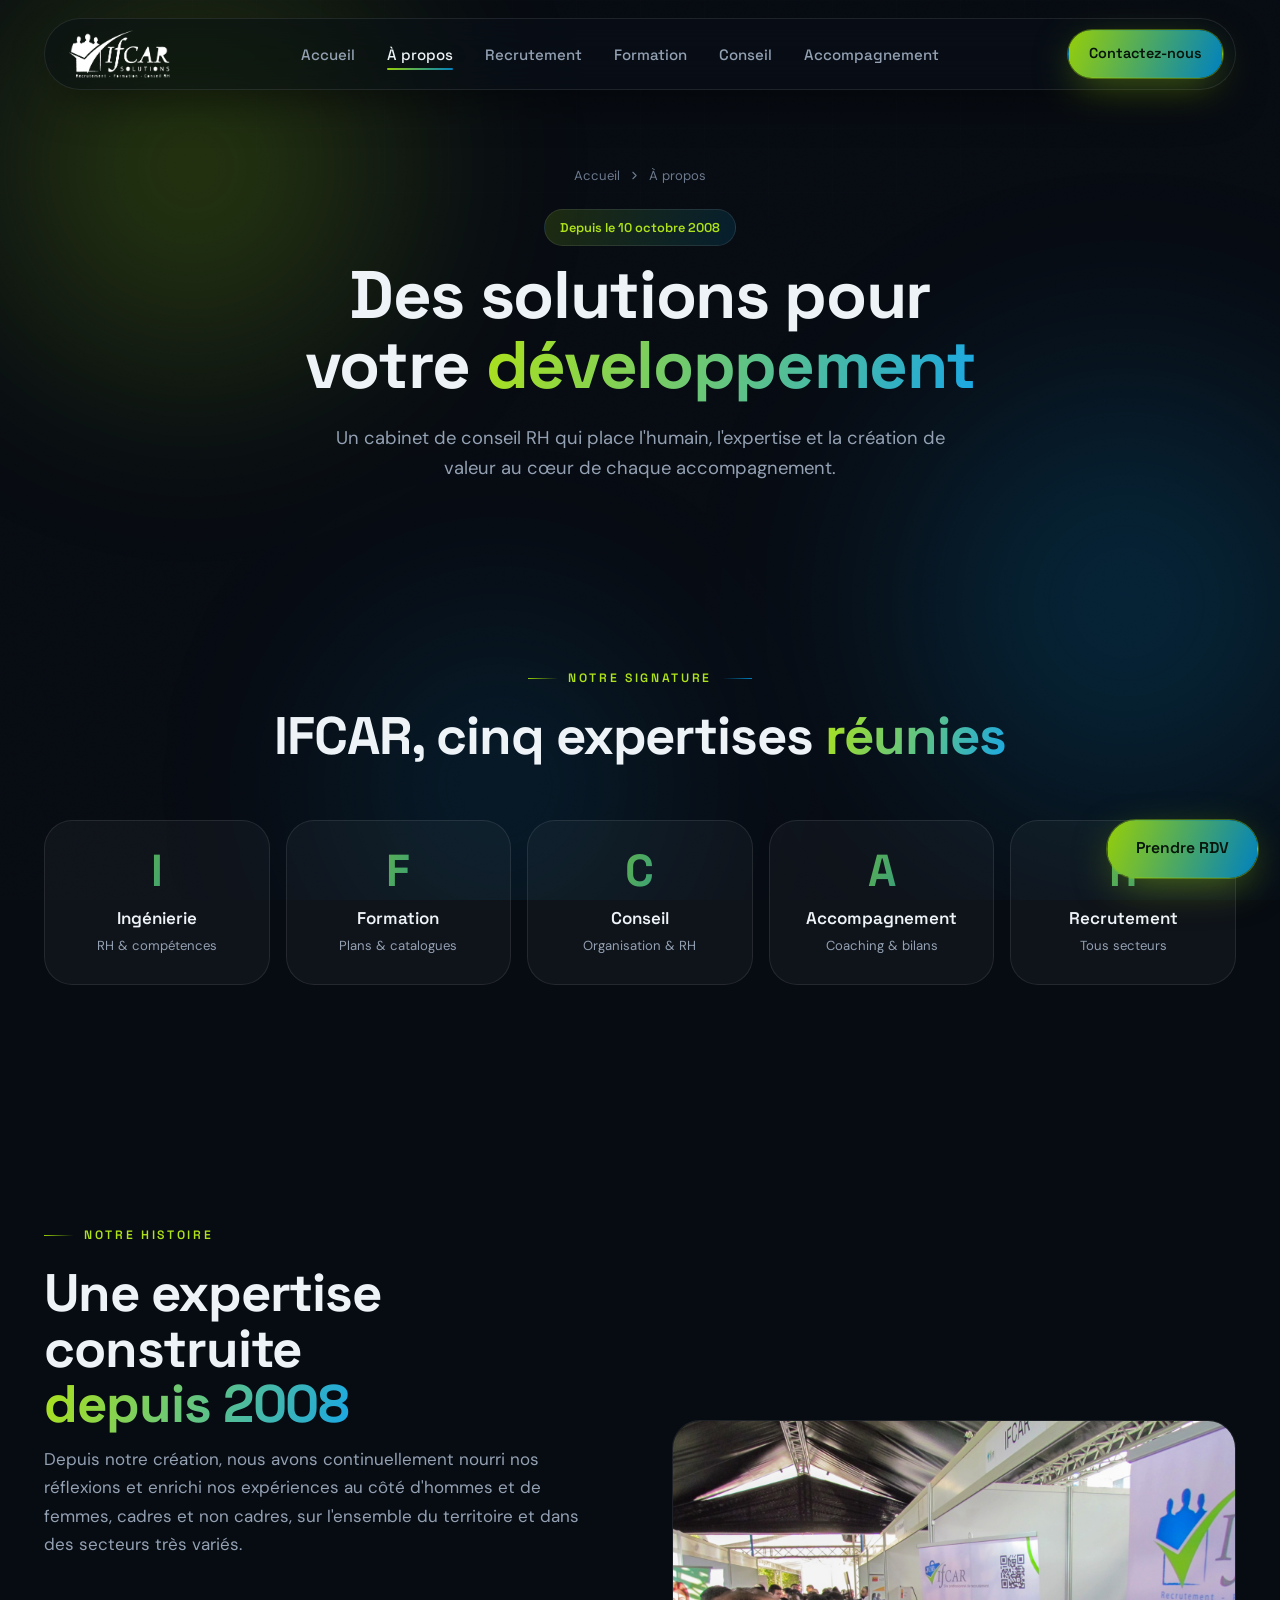
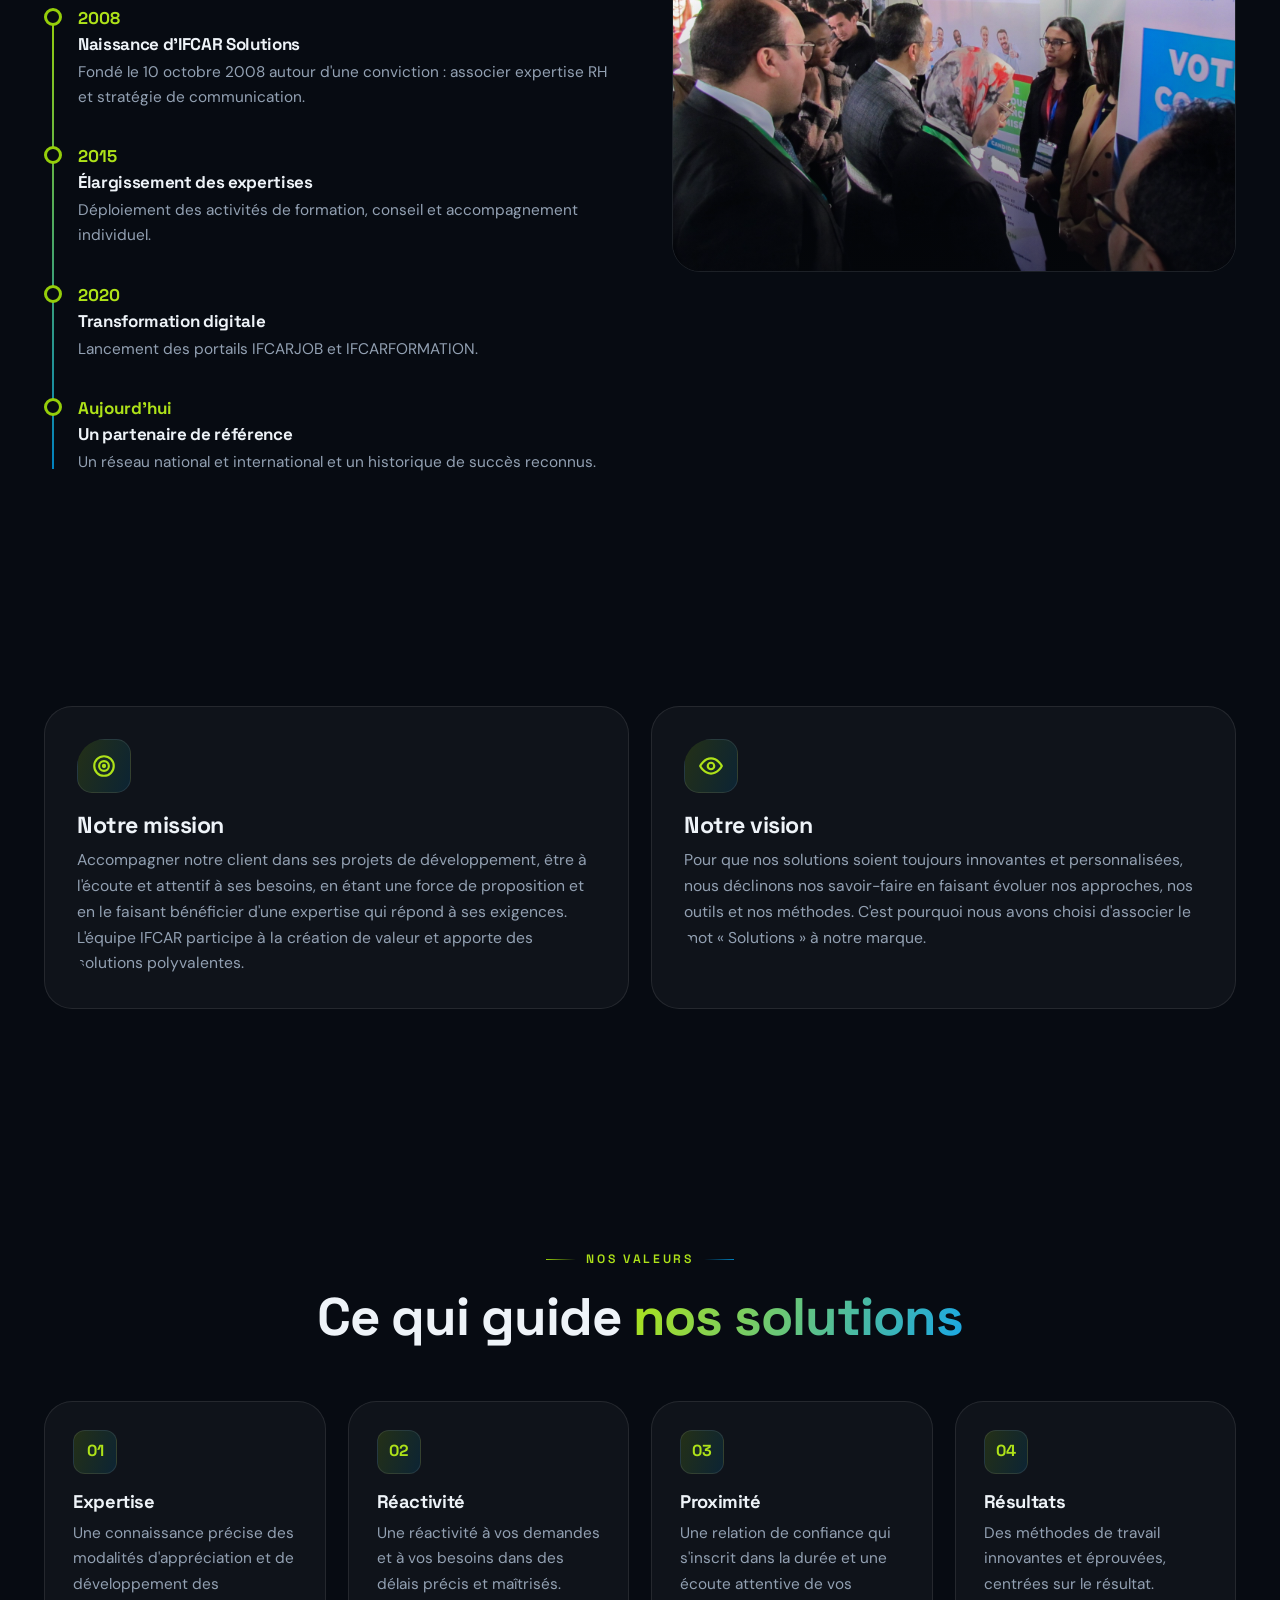
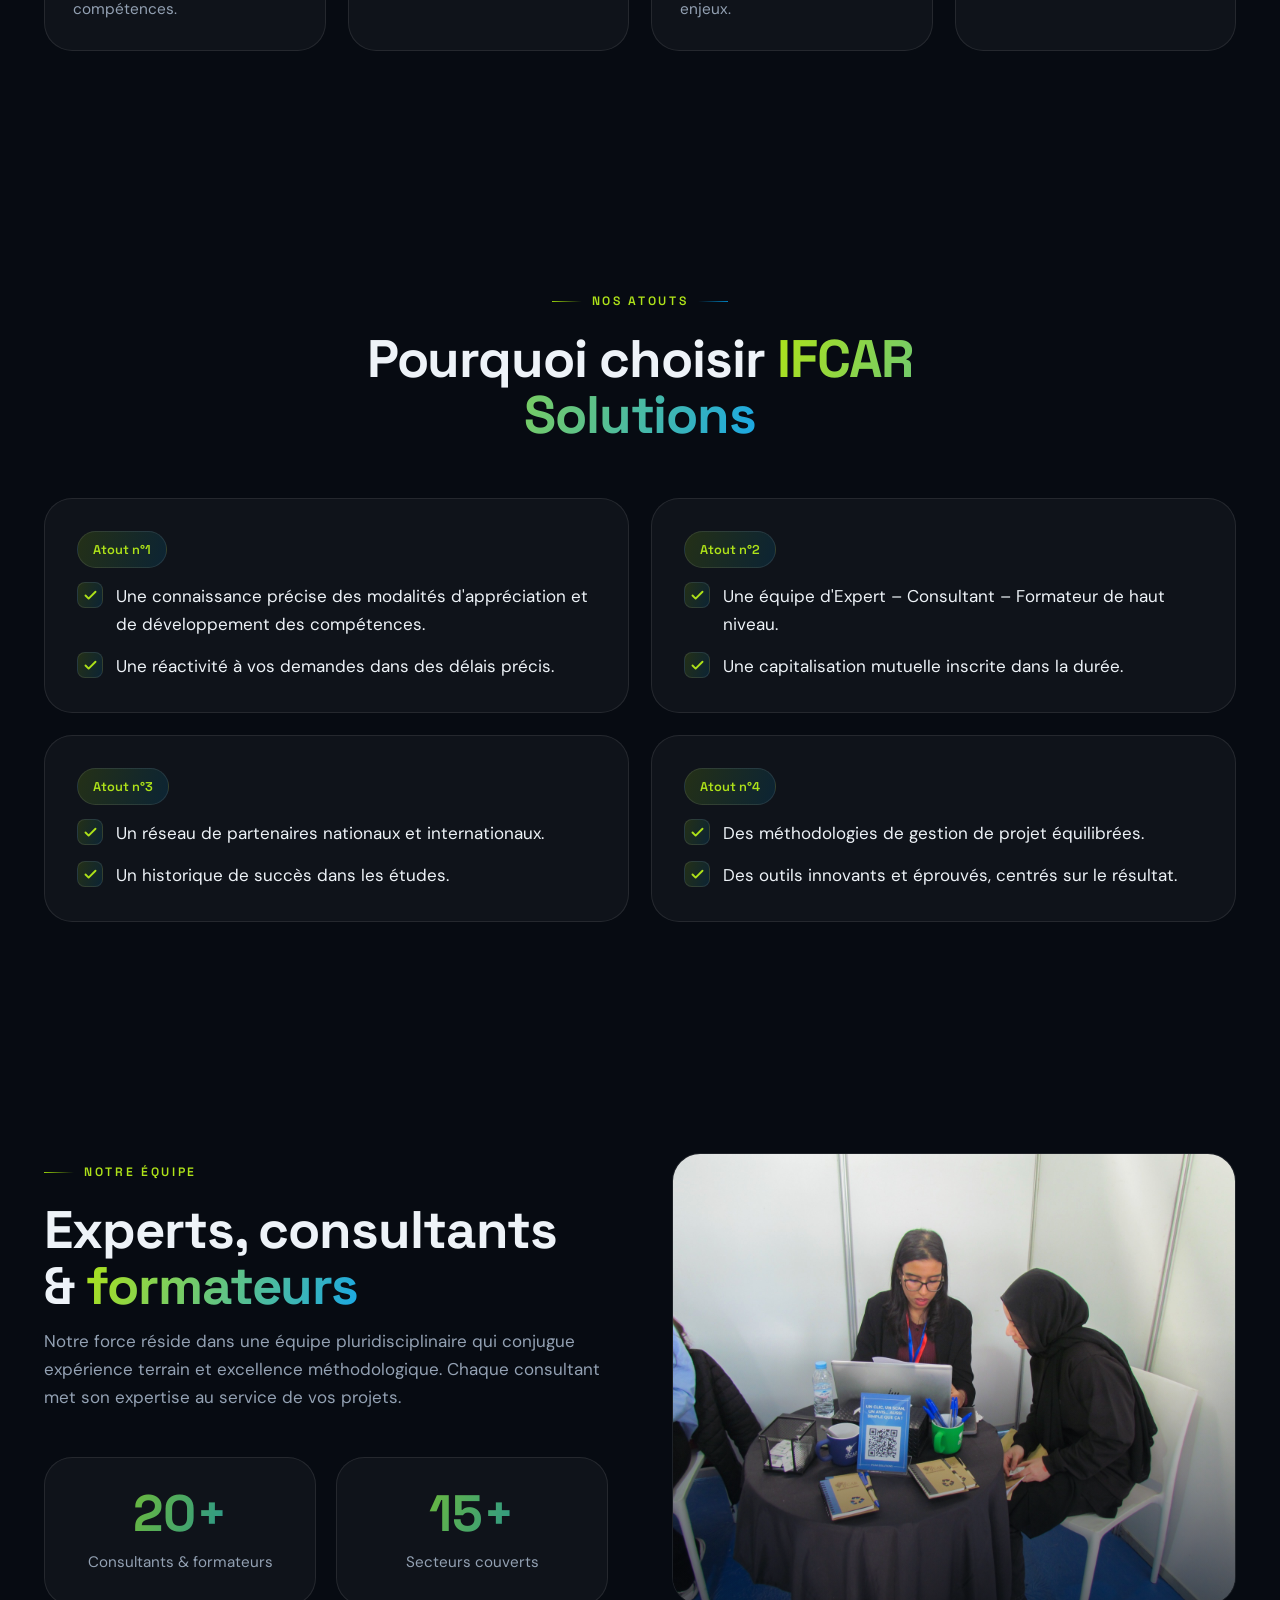
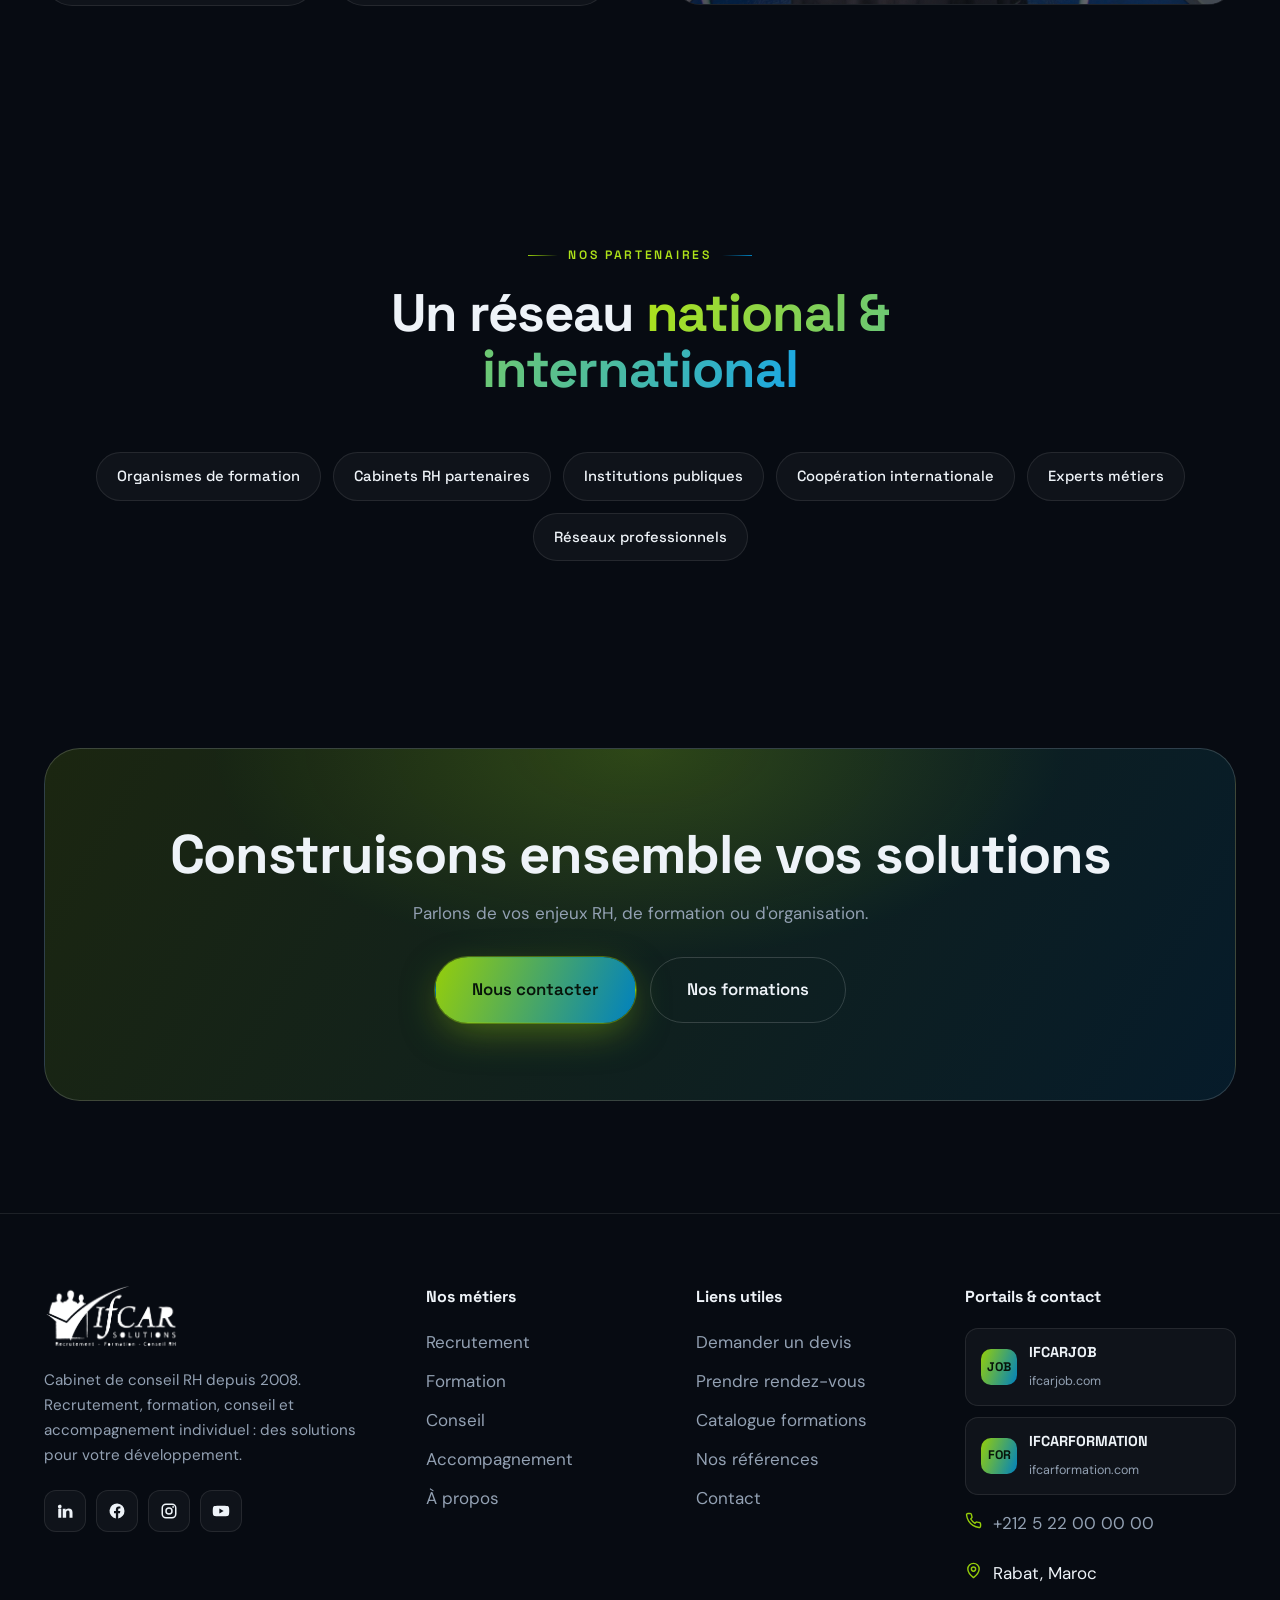
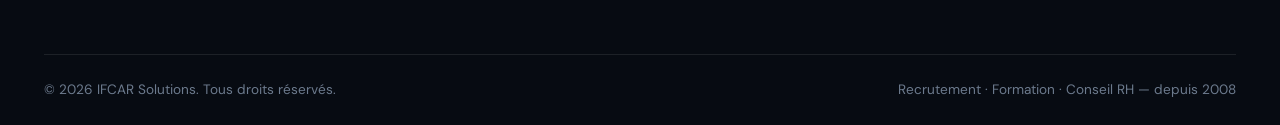
<file: a-propos.html>
<!DOCTYPE html>
<html lang="fr">
<head>
<meta charset="UTF-8" />
<meta name="viewport" content="width=device-width, initial-scale=1.0" />
<title>À propos — IFCAR Solutions | Cabinet de conseil RH depuis 2008</title>
<meta name="description" content="Depuis 2008, IFCAR Solutions accompagne le développement des organisations. Histoire, mission, vision, valeurs, équipe et atouts." />
<meta name="theme-color" content="#070b12" />
<link rel="canonical" href="https://www.ifcarsolutions.com/a-propos.html" />
<meta property="og:title" content="À propos — IFCAR Solutions | Cabinet de conseil RH depuis 2008" />
<link rel="icon" type="image/png" sizes="32x32" href="assets/img/favicon-32.png" />
<link rel="apple-touch-icon" href="assets/img/favicon.png" />
<link rel="manifest" href="site.webmanifest" />
<link rel="preconnect" href="https://fonts.googleapis.com" />
<link rel="preconnect" href="https://fonts.gstatic.com" crossorigin />
<link href="https://fonts.googleapis.com/css2?family=Space+Grotesk:wght@500;600;700&family=DM+Sans:opsz,wght@9..40,400;9..40,500;9..40,600&display=swap" rel="stylesheet" />
<link rel="stylesheet" href="assets/css/style.css" />
</head>
<body>
<a class="skip" href="#main">Aller au contenu</a>
<div class="bg-orbs"><span class="orb g"></span><span class="orb b"></span><span class="orb b2"></span></div>
<div class="bg-grid"></div>
<div class="bg-noise"></div>
<div class="cursor-glow"></div>
<header class="header">
  <div class="container">
    <div class="nav">
      <a target="_blank" rel="noopener" href="index.html" class="brand" aria-label="IFCAR Solutions"><img src="assets/img/logo-white.png" alt="IFCAR Solutions" /></a>
      <nav class="nav-desktop" aria-label="Navigation principale">
        <ul class="nav-list">
          <li><a target="_blank" rel="noopener" href="index.html" class="nav-link" data-page="index.html">Accueil</a></li>
          <li><a target="_blank" rel="noopener" href="a-propos.html" class="nav-link" data-page="a-propos.html">À propos</a></li>
          <li><a target="_blank" rel="noopener" href="recrutement.html" class="nav-link" data-page="recrutement.html">Recrutement</a></li>
          <li><a target="_blank" rel="noopener" href="formation.html" class="nav-link" data-page="formation.html">Formation</a></li>
          <li><a target="_blank" rel="noopener" href="conseil.html" class="nav-link" data-page="conseil.html">Conseil</a></li>
          <li><a target="_blank" rel="noopener" href="accompagnement.html" class="nav-link" data-page="accompagnement.html">Accompagnement</a></li>
        </ul>
      </nav>
      <div class="nav-actions">
        <a target="_blank" rel="noopener" href="contact.html" class="btn btn--primary btn--sm" data-magnetic><span>Contactez-nous</span></a>
        <button class="burger" aria-label="Menu" aria-expanded="false" aria-controls="mobile"><span></span><span></span><span></span></button>
      </div>
    </div>
  </div>
</header>
<div class="mobile" id="mobile" aria-hidden="true">
  <div class="mobile__inner">
    <a target="_blank" rel="noopener" href="index.html" class="m-link" data-page="index.html">Accueil</a>
    <a target="_blank" rel="noopener" href="a-propos.html" class="m-link" data-page="a-propos.html">À propos</a>
    <a target="_blank" rel="noopener" href="recrutement.html" class="m-link" data-page="recrutement.html">Recrutement</a>
    <a target="_blank" rel="noopener" href="formation.html" class="m-link" data-page="formation.html">Formation</a>
    <a target="_blank" rel="noopener" href="conseil.html" class="m-link" data-page="conseil.html">Conseil</a>
    <a target="_blank" rel="noopener" href="accompagnement.html" class="m-link" data-page="accompagnement.html">Accompagnement</a>
    <a target="_blank" rel="noopener" href="contact.html" class="m-link" data-page="contact.html">Contact</a>
    <div class="mobile__cta">
      <a target="_blank" rel="noopener" href="contact.html" class="btn btn--primary btn--lg"><span>Demander un devis</span></a>
      <a target="_blank" rel="noopener" href="formation.html" class="btn btn--ghost btn--lg"><span>Nos formations</span></a>
    </div>
  </div>
</div>
<main id="main">
<section class="page-hero">
  <div class="container">
    <nav class="crumb reveal"><a target="_blank" rel="noopener" href="index.html">Accueil</a><svg viewBox="0 0 24 24" fill="none" stroke="currentColor" stroke-width="2"><path d="m9 6 6 6-6 6" stroke-linecap="round" stroke-linejoin="round"/></svg><span>À propos</span></nav>
    <div class="reveal" data-d="1"><span class="tag-pill">Depuis le 10 octobre 2008</span></div>
    <h1 class="reveal balance mt-s" data-d="1">Des solutions pour votre <span class="display-grad">développement</span></h1>
    <p class="reveal" data-d="2">Un cabinet de conseil RH qui place l'humain, l'expertise et la création de valeur au cœur de chaque accompagnement.</p>
  </div>
</section>
<section class="section"><div class="container">
   <div class="sec-head c reveal"><span class="kicker c">Notre signature</span><h2>IFCAR, cinq expertises <span class="display-grad">réunies</span></h2></div>
   <div class="letters">
     <div class="letter-card reveal sc"><div class="ltr">I</div><div class="wd">Ingénierie</div><small>RH &amp; compétences</small></div>
     <div class="letter-card reveal sc" data-d="1"><div class="ltr">F</div><div class="wd">Formation</div><small>Plans &amp; catalogues</small></div>
     <div class="letter-card reveal sc" data-d="2"><div class="ltr">C</div><div class="wd">Conseil</div><small>Organisation &amp; RH</small></div>
     <div class="letter-card reveal sc" data-d="3"><div class="ltr">A</div><div class="wd">Accompagnement</div><small>Coaching &amp; bilans</small></div>
     <div class="letter-card reveal sc" data-d="4"><div class="ltr">R</div><div class="wd">Recrutement</div><small>Tous secteurs</small></div>
   </div></div></section>
   <section class="section"><div class="container"><div class="split">
     <div class="reveal"><span class="kicker">Notre histoire</span><h2 class="balance">Une expertise construite <span class="display-grad">depuis 2008</span></h2>
       <p class="muted mt-s">Depuis notre création, nous avons continuellement nourri nos réflexions et enrichi nos expériences au côté d'hommes et de femmes, cadres et non cadres, sur l'ensemble du territoire et dans des secteurs très variés.</p>
       <div class="timeline mt-l">
         <div class="tl"><div class="yr">2008</div><h4>Naissance d'IFCAR Solutions</h4><p>Fondé le 10 octobre 2008 autour d'une conviction : associer expertise RH et stratégie de communication.</p></div>
         <div class="tl"><div class="yr">2015</div><h4>Élargissement des expertises</h4><p>Déploiement des activités de formation, conseil et accompagnement individuel.</p></div>
         <div class="tl"><div class="yr">2020</div><h4>Transformation digitale</h4><p>Lancement des portails IFCARJOB et IFCARFORMATION.</p></div>
         <div class="tl"><div class="yr">Aujourd'hui</div><h4>Un partenaire de référence</h4><p>Un réseau national et international et un historique de succès reconnus.</p></div>
       </div></div>
     <div class="split__media reveal tilt" data-d="1"><img src="assets/img/forum-foule.jpg" alt="IFCAR au Forum de l'emploi" /></div>
   </div></div></section>
   <section class="section"><div class="container"><div class="grid g-2">
     <div class="glass reveal"><div class="b-card" style="background:none;border:0;padding:0"><div class="ic"><svg viewBox="0 0 24 24" fill="none" stroke="currentColor" stroke-width="2"><circle cx="12" cy="12" r="9"/><circle cx="12" cy="12" r="4.5"/><circle cx="12" cy="12" r="1" fill="currentColor"/></svg></div><h3>Notre mission</h3><p class="muted">Accompagner notre client dans ses projets de développement, être à l'écoute et attentif à ses besoins, en étant une force de proposition et en le faisant bénéficier d'une expertise qui répond à ses exigences. L'équipe IFCAR participe à la création de valeur et apporte des solutions polyvalentes.</p></div></div>
     <div class="glass reveal" data-d="1"><div class="b-card" style="background:none;border:0;padding:0"><div class="ic"><svg viewBox="0 0 24 24" fill="none" stroke="currentColor" stroke-width="2"><path d="M2 12s3.5-7 10-7 10 7 10 7-3.5 7-10 7-10-7-10-7z" stroke-linecap="round" stroke-linejoin="round"/><circle cx="12" cy="12" r="3"/></svg></div><h3>Notre vision</h3><p class="muted">Pour que nos solutions soient toujours innovantes et personnalisées, nous déclinons nos savoir-faire en faisant évoluer nos approches, nos outils et nos méthodes. C'est pourquoi nous avons choisi d'associer le mot « Solutions » à notre marque.</p></div></div>
   </div></div></section>
   <section class="section"><div class="container"><div class="sec-head c reveal"><span class="kicker c">Nos valeurs</span><h2>Ce qui guide <span class="display-grad">nos solutions</span></h2></div>
     <div class="grid g-4">
       <div class="val reveal sc"><div class="vn">01</div><h3>Expertise</h3><p>Une connaissance précise des modalités d'appréciation et de développement des compétences.</p></div>
       <div class="val reveal sc" data-d="1"><div class="vn">02</div><h3>Réactivité</h3><p>Une réactivité à vos demandes et à vos besoins dans des délais précis et maîtrisés.</p></div>
       <div class="val reveal sc" data-d="2"><div class="vn">03</div><h3>Proximité</h3><p>Une relation de confiance qui s'inscrit dans la durée et une écoute attentive de vos enjeux.</p></div>
       <div class="val reveal sc" data-d="3"><div class="vn">04</div><h3>Résultats</h3><p>Des méthodes de travail innovantes et éprouvées, centrées sur le résultat.</p></div>
     </div></div></section>
   <section class="section"><div class="container"><div class="sec-head c reveal"><span class="kicker c">Nos atouts</span><h2>Pourquoi choisir <span class="display-grad">IFCAR Solutions</span></h2></div>
     <div class="grid g-2">
       <div class="glass reveal"><span class="tag-pill">Atout n°1</span><ul class="checks mt-s"><li><span class="tk"><svg viewBox="0 0 24 24" fill="none" stroke="currentColor" stroke-width="3"><path d="M20 6 9 17l-5-5" stroke-linecap="round" stroke-linejoin="round"/></svg></span><span>Une connaissance précise des modalités d'appréciation et de développement des compétences.</span></li><li><span class="tk"><svg viewBox="0 0 24 24" fill="none" stroke="currentColor" stroke-width="3"><path d="M20 6 9 17l-5-5" stroke-linecap="round" stroke-linejoin="round"/></svg></span><span>Une réactivité à vos demandes dans des délais précis.</span></li></ul></div>
       <div class="glass reveal" data-d="1"><span class="tag-pill">Atout n°2</span><ul class="checks mt-s"><li><span class="tk"><svg viewBox="0 0 24 24" fill="none" stroke="currentColor" stroke-width="3"><path d="M20 6 9 17l-5-5" stroke-linecap="round" stroke-linejoin="round"/></svg></span><span>Une équipe d'Expert – Consultant – Formateur de haut niveau.</span></li><li><span class="tk"><svg viewBox="0 0 24 24" fill="none" stroke="currentColor" stroke-width="3"><path d="M20 6 9 17l-5-5" stroke-linecap="round" stroke-linejoin="round"/></svg></span><span>Une capitalisation mutuelle inscrite dans la durée.</span></li></ul></div>
       <div class="glass reveal"><span class="tag-pill">Atout n°3</span><ul class="checks mt-s"><li><span class="tk"><svg viewBox="0 0 24 24" fill="none" stroke="currentColor" stroke-width="3"><path d="M20 6 9 17l-5-5" stroke-linecap="round" stroke-linejoin="round"/></svg></span><span>Un réseau de partenaires nationaux et internationaux.</span></li><li><span class="tk"><svg viewBox="0 0 24 24" fill="none" stroke="currentColor" stroke-width="3"><path d="M20 6 9 17l-5-5" stroke-linecap="round" stroke-linejoin="round"/></svg></span><span>Un historique de succès dans les études.</span></li></ul></div>
       <div class="glass reveal" data-d="1"><span class="tag-pill">Atout n°4</span><ul class="checks mt-s"><li><span class="tk"><svg viewBox="0 0 24 24" fill="none" stroke="currentColor" stroke-width="3"><path d="M20 6 9 17l-5-5" stroke-linecap="round" stroke-linejoin="round"/></svg></span><span>Des méthodologies de gestion de projet équilibrées.</span></li><li><span class="tk"><svg viewBox="0 0 24 24" fill="none" stroke="currentColor" stroke-width="3"><path d="M20 6 9 17l-5-5" stroke-linecap="round" stroke-linejoin="round"/></svg></span><span>Des outils innovants et éprouvés, centrés sur le résultat.</span></li></ul></div>
     </div></div></section>
   <section class="section"><div class="container"><div class="split rev">
     <div class="split__media reveal tilt"><img src="assets/img/accompagnement.jpg" alt="Équipe IFCAR Solutions" /></div>
     <div class="reveal" data-d="1"><span class="kicker">Notre équipe</span><h2 class="balance">Experts, consultants &amp; <span class="display-grad">formateurs</span></h2>
       <p class="muted mt-s">Notre force réside dans une équipe pluridisciplinaire qui conjugue expérience terrain et excellence méthodologique. Chaque consultant met son expertise au service de vos projets.</p>
       <div class="stats-row mt-l" style="grid-template-columns:repeat(2,1fr)"><div class="stat-box"><div class="n"><span data-count="20" data-suffix="+">0</span></div><div class="l">Consultants &amp; formateurs</div></div><div class="stat-box"><div class="n"><span data-count="15" data-suffix="+">0</span></div><div class="l">Secteurs couverts</div></div></div>
     </div></div></div></section>
   <section class="section"><div class="container"><div class="sec-head c reveal"><span class="kicker c">Nos partenaires</span><h2>Un réseau <span class="display-grad">national &amp; international</span></h2></div>
     <div class="pills reveal" style="justify-content:center">
       <span class="pill-tag">Organismes de formation</span><span class="pill-tag">Cabinets RH partenaires</span><span class="pill-tag">Institutions publiques</span><span class="pill-tag">Coopération internationale</span><span class="pill-tag">Experts métiers</span><span class="pill-tag">Réseaux professionnels</span>
     </div></div></section>
   <section class="section--tight"><div class="container"><div class="cta reveal sc"><div class="cta__in">
    <h2 class="balance">Construisons ensemble vos solutions</h2><p>Parlons de vos enjeux RH, de formation ou d'organisation.</p>
    <div class="btn-row"><a target="_blank" rel="noopener" href="contact.html" class="btn btn--primary btn--lg" data-magnetic><span>Nous contacter</span></a><a target="_blank" rel="noopener" href="formation.html" class="btn btn--line btn--lg"><span>Nos formations</span></a></div>
    </div></div></div></section>
</main>
<footer class="footer">
  <div class="container">
    <div class="footer__grid">
      <div class="footer__brand">
        <img src="assets/img/logo-white.png" alt="IFCAR Solutions" />
        <p>Cabinet de conseil RH depuis 2008. Recrutement, formation, conseil et accompagnement individuel : des solutions pour votre développement.</p>
        <div class="socials">
          <a href="#" aria-label="LinkedIn"><svg viewBox="0 0 24 24" fill="currentColor"><path d="M4.98 3.5A2.5 2.5 0 1 1 5 8.5a2.5 2.5 0 0 1-.02-5zM3 9h4v12H3zM9 9h3.8v1.7h.05c.53-1 1.83-2.05 3.77-2.05C20.5 8.65 22 10.8 22 14v7h-4v-6.2c0-1.5-.03-3.4-2.07-3.4-2.07 0-2.39 1.62-2.39 3.3V21H9z"/></svg></a>
          <a href="#" aria-label="Facebook"><svg viewBox="0 0 24 24" fill="currentColor"><path d="M22 12a10 10 0 1 0-11.5 9.9v-7H8v-2.9h2.5V9.8c0-2.5 1.5-3.9 3.8-3.9 1.1 0 2.2.2 2.2.2v2.5h-1.3c-1.2 0-1.6.8-1.6 1.6v1.8h2.8l-.45 2.9h-2.35v7A10 10 0 0 0 22 12z"/></svg></a>
          <a href="#" aria-label="Instagram"><svg viewBox="0 0 24 24" fill="none" stroke="currentColor" stroke-width="2"><rect x="3" y="3" width="18" height="18" rx="5"/><circle cx="12" cy="12" r="4"/><circle cx="17.5" cy="6.5" r="1.2" fill="currentColor" stroke="none"/></svg></a>
          <a href="#" aria-label="YouTube"><svg viewBox="0 0 24 24" fill="currentColor"><path d="M23 12s0-3.3-.4-4.8a2.5 2.5 0 0 0-1.8-1.8C19.3 5 12 5 12 5s-7.3 0-8.8.4a2.5 2.5 0 0 0-1.8 1.8C1 8.7 1 12 1 12s0 3.3.4 4.8a2.5 2.5 0 0 0 1.8 1.8C4.7 19 12 19 12 19s7.3 0 8.8-.4a2.5 2.5 0 0 0 1.8-1.8C23 15.3 23 12 23 12zM9.8 15.3V8.7l5.7 3.3z"/></svg></a>
        </div>
      </div>
      <div><h5>Nos métiers</h5><ul><li><a target="_blank" rel="noopener" href="recrutement.html">Recrutement</a></li><li><a target="_blank" rel="noopener" href="formation.html">Formation</a></li><li><a target="_blank" rel="noopener" href="conseil.html">Conseil</a></li><li><a target="_blank" rel="noopener" href="accompagnement.html">Accompagnement</a></li><li><a target="_blank" rel="noopener" href="a-propos.html">À propos</a></li></ul></div>
      <div><h5>Liens utiles</h5><ul><li><a target="_blank" rel="noopener" href="contact.html">Demander un devis</a></li><li><a target="_blank" rel="noopener" href="contact.html">Prendre rendez-vous</a></li><li><a target="_blank" rel="noopener" href="formation.html">Catalogue formations</a></li><li><a target="_blank" rel="noopener" href="index.html#references">Nos références</a></li><li><a target="_blank" rel="noopener" href="contact.html">Contact</a></li></ul></div>
      <div>
        <h5>Portails &amp; contact</h5>
        <a href="https://www.ifcarjob.com" target="_blank" rel="noopener" class="portal-link"><span class="pic">JOB</span><div><strong>IFCARJOB</strong><small>ifcarjob.com</small></div></a>
        <a href="https://www.ifcarformation.com" target="_blank" rel="noopener" class="portal-link"><span class="pic">FOR</span><div><strong>IFCARFORMATION</strong><small>ifcarformation.com</small></div></a>
        <ul class="foot-contact" style="margin-top:14px">
          <li><svg viewBox="0 0 24 24" fill="none" stroke="currentColor" stroke-width="2"><path d="M22 16.9v3a2 2 0 0 1-2.2 2 19.8 19.8 0 0 1-8.6-3 19.5 19.5 0 0 1-6-6 19.8 19.8 0 0 1-3-8.6A2 2 0 0 1 4.1 2h3a2 2 0 0 1 2 1.7c.1 1 .4 1.9.7 2.8a2 2 0 0 1-.5 2.1L8.1 9.9a16 16 0 0 0 6 6l1.3-1.3a2 2 0 0 1 2.1-.4c.9.3 1.8.6 2.8.7a2 2 0 0 1 1.7 2z" stroke-linecap="round" stroke-linejoin="round"/></svg><a href="tel:+212522000000">+212 5 22 00 00 00</a></li>
          <li><svg viewBox="0 0 24 24" fill="none" stroke="currentColor" stroke-width="2"><path d="M20 10c0 6-8 12-8 12s-8-6-8-12a8 8 0 0 1 16 0z" stroke-linecap="round" stroke-linejoin="round"/><circle cx="12" cy="10" r="3"/></svg><span>Rabat, Maroc</span></li>
        </ul>
      </div>
    </div>
    <div class="footer__bottom">
      <span>&copy; <span id="year">2026</span> IFCAR Solutions. Tous droits r&eacute;serv&eacute;s.</span>
      <span>Recrutement &middot; Formation &middot; Conseil RH &mdash; depuis 2008</span>
    </div>
  </div>
</footer>
<a target="_blank" rel="noopener" href="contact.html" class="btn btn--primary float-cta" data-magnetic><span>Prendre RDV</span></a>
<script src="assets/js/main.js"></script>
</body>
</html>
</file>
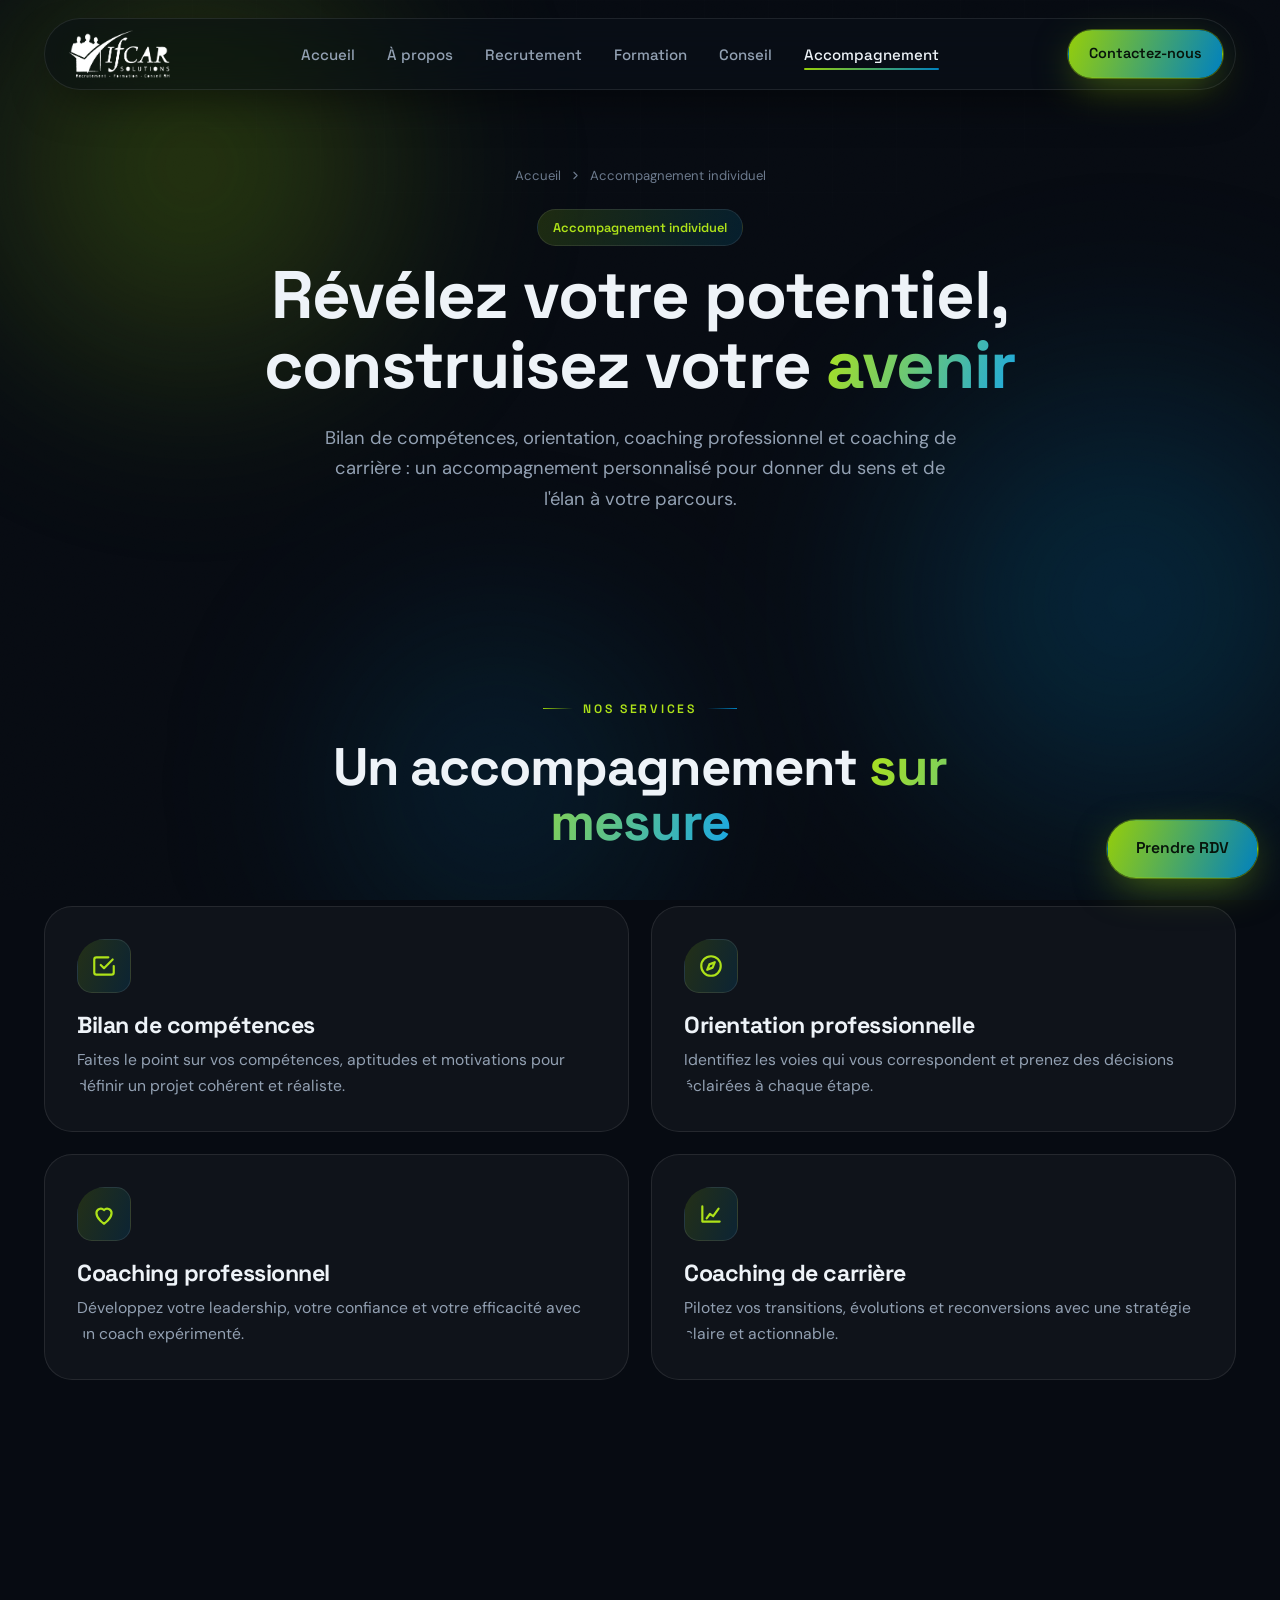
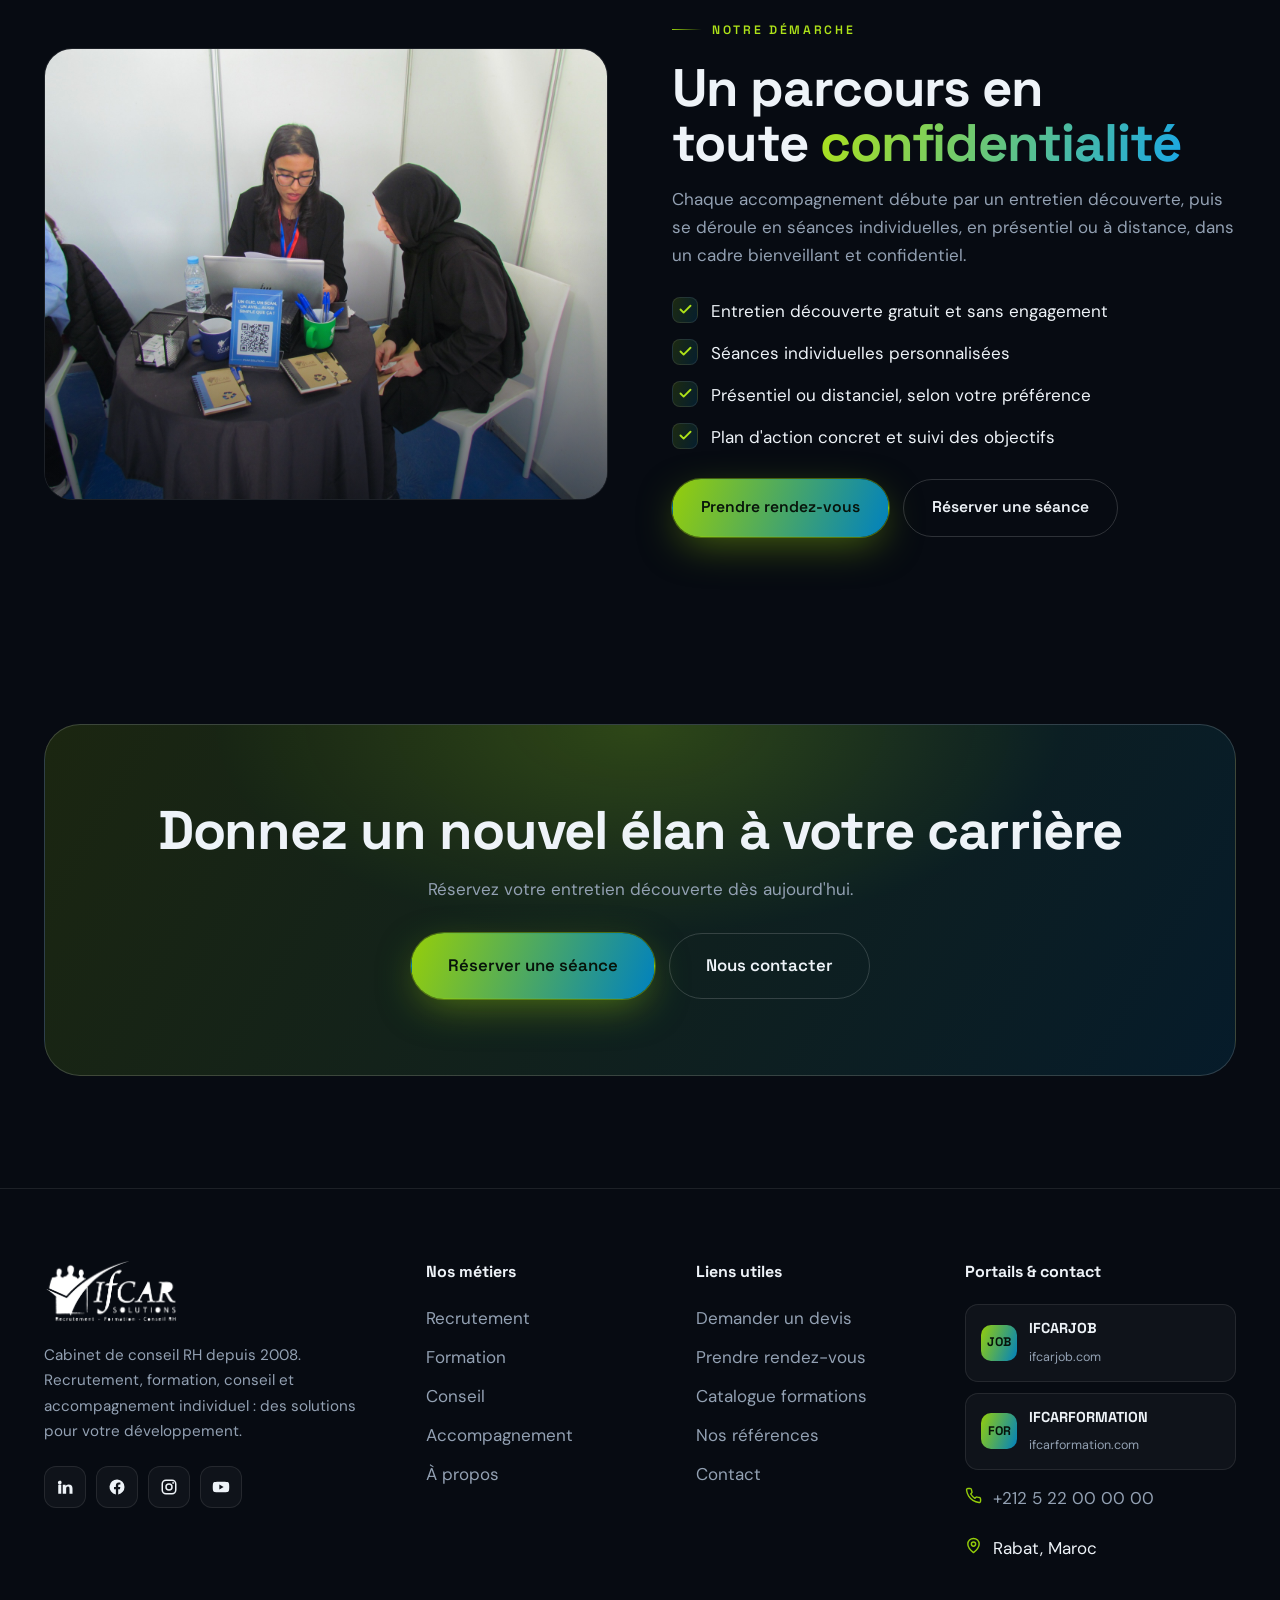
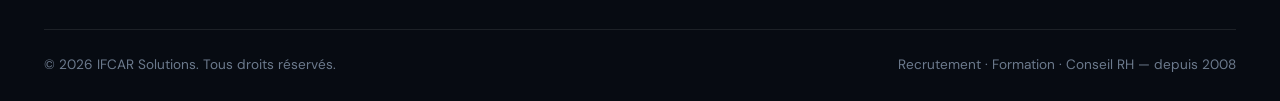
<file: accompagnement.html>
<!DOCTYPE html>
<html lang="fr">
<head>
<meta charset="UTF-8" />
<meta name="viewport" content="width=device-width, initial-scale=1.0" />
<title>Accompagnement individuel — IFCAR Solutions | Bilan, Coaching, Orientation</title>
<meta name="description" content="Accompagnement individuel IFCAR : bilan de compétences, orientation professionnelle, coaching professionnel et de carrière." />
<meta name="theme-color" content="#070b12" />
<link rel="canonical" href="https://www.ifcarsolutions.com/accompagnement.html" />
<meta property="og:title" content="Accompagnement individuel — IFCAR Solutions | Bilan, Coaching, Orientation" />
<link rel="icon" type="image/png" sizes="32x32" href="assets/img/favicon-32.png" />
<link rel="apple-touch-icon" href="assets/img/favicon.png" />
<link rel="manifest" href="site.webmanifest" />
<link rel="preconnect" href="https://fonts.googleapis.com" />
<link rel="preconnect" href="https://fonts.gstatic.com" crossorigin />
<link href="https://fonts.googleapis.com/css2?family=Space+Grotesk:wght@500;600;700&family=DM+Sans:opsz,wght@9..40,400;9..40,500;9..40,600&display=swap" rel="stylesheet" />
<link rel="stylesheet" href="assets/css/style.css" />
</head>
<body>
<a class="skip" href="#main">Aller au contenu</a>
<div class="bg-orbs"><span class="orb g"></span><span class="orb b"></span><span class="orb b2"></span></div>
<div class="bg-grid"></div>
<div class="bg-noise"></div>
<div class="cursor-glow"></div>
<header class="header">
  <div class="container">
    <div class="nav">
      <a target="_blank" rel="noopener" href="index.html" class="brand" aria-label="IFCAR Solutions"><img src="assets/img/logo-white.png" alt="IFCAR Solutions" /></a>
      <nav class="nav-desktop" aria-label="Navigation principale">
        <ul class="nav-list">
          <li><a target="_blank" rel="noopener" href="index.html" class="nav-link" data-page="index.html">Accueil</a></li>
          <li><a target="_blank" rel="noopener" href="a-propos.html" class="nav-link" data-page="a-propos.html">À propos</a></li>
          <li><a target="_blank" rel="noopener" href="recrutement.html" class="nav-link" data-page="recrutement.html">Recrutement</a></li>
          <li><a target="_blank" rel="noopener" href="formation.html" class="nav-link" data-page="formation.html">Formation</a></li>
          <li><a target="_blank" rel="noopener" href="conseil.html" class="nav-link" data-page="conseil.html">Conseil</a></li>
          <li><a target="_blank" rel="noopener" href="accompagnement.html" class="nav-link" data-page="accompagnement.html">Accompagnement</a></li>
        </ul>
      </nav>
      <div class="nav-actions">
        <a target="_blank" rel="noopener" href="contact.html" class="btn btn--primary btn--sm" data-magnetic><span>Contactez-nous</span></a>
        <button class="burger" aria-label="Menu" aria-expanded="false" aria-controls="mobile"><span></span><span></span><span></span></button>
      </div>
    </div>
  </div>
</header>
<div class="mobile" id="mobile" aria-hidden="true">
  <div class="mobile__inner">
    <a target="_blank" rel="noopener" href="index.html" class="m-link" data-page="index.html">Accueil</a>
    <a target="_blank" rel="noopener" href="a-propos.html" class="m-link" data-page="a-propos.html">À propos</a>
    <a target="_blank" rel="noopener" href="recrutement.html" class="m-link" data-page="recrutement.html">Recrutement</a>
    <a target="_blank" rel="noopener" href="formation.html" class="m-link" data-page="formation.html">Formation</a>
    <a target="_blank" rel="noopener" href="conseil.html" class="m-link" data-page="conseil.html">Conseil</a>
    <a target="_blank" rel="noopener" href="accompagnement.html" class="m-link" data-page="accompagnement.html">Accompagnement</a>
    <a target="_blank" rel="noopener" href="contact.html" class="m-link" data-page="contact.html">Contact</a>
    <div class="mobile__cta">
      <a target="_blank" rel="noopener" href="contact.html" class="btn btn--primary btn--lg"><span>Demander un devis</span></a>
      <a target="_blank" rel="noopener" href="formation.html" class="btn btn--ghost btn--lg"><span>Nos formations</span></a>
    </div>
  </div>
</div>
<main id="main">
<section class="page-hero">
  <div class="container">
    <nav class="crumb reveal"><a target="_blank" rel="noopener" href="index.html">Accueil</a><svg viewBox="0 0 24 24" fill="none" stroke="currentColor" stroke-width="2"><path d="m9 6 6 6-6 6" stroke-linecap="round" stroke-linejoin="round"/></svg><span>Accompagnement individuel</span></nav>
    <div class="reveal" data-d="1"><span class="tag-pill">Accompagnement individuel</span></div>
    <h1 class="reveal balance mt-s" data-d="1">Révélez votre potentiel, construisez votre <span class="display-grad">avenir</span></h1>
    <p class="reveal" data-d="2">Bilan de compétences, orientation, coaching professionnel et coaching de carrière : un accompagnement personnalisé pour donner du sens et de l'élan à votre parcours.</p>
  </div>
</section>
<section class="section"><div class="container"><div class="sec-head c reveal"><span class="kicker c">Nos services</span><h2>Un accompagnement <span class="display-grad">sur mesure</span></h2></div>
     <div class="grid g-2">
       <div class="glass reveal sc"><div class="b-card" style="background:none;border:0;padding:0"><div class="ic"><svg viewBox="0 0 24 24" fill="none" stroke="currentColor" stroke-width="2"><path d="M9 11l3 3 8-8M21 12v6a2 2 0 0 1-2 2H5a2 2 0 0 1-2-2V6a2 2 0 0 1 2-2h11" stroke-linecap="round" stroke-linejoin="round"/></svg></div><h3>Bilan de compétences</h3><p class="muted">Faites le point sur vos compétences, aptitudes et motivations pour définir un projet cohérent et réaliste.</p></div></div>
       <div class="glass reveal sc" data-d="1"><div class="b-card" style="background:none;border:0;padding:0"><div class="ic"><svg viewBox="0 0 24 24" fill="none" stroke="currentColor" stroke-width="2"><circle cx="12" cy="12" r="9"/><path d="m15.5 8.5-2 5-5 2 2-5 5-2z" stroke-linecap="round" stroke-linejoin="round"/></svg></div><h3>Orientation professionnelle</h3><p class="muted">Identifiez les voies qui vous correspondent et prenez des décisions éclairées à chaque étape.</p></div></div>
       <div class="glass reveal sc" data-d="2"><div class="b-card" style="background:none;border:0;padding:0"><div class="ic"><svg viewBox="0 0 24 24" fill="none" stroke="currentColor" stroke-width="2"><path d="M12 21s-7-4.5-7-10a4 4 0 0 1 7-2.6A4 4 0 0 1 19 11c0 5.5-7 10-7 10z" stroke-linecap="round" stroke-linejoin="round"/></svg></div><h3>Coaching professionnel</h3><p class="muted">Développez votre leadership, votre confiance et votre efficacité avec un coach expérimenté.</p></div></div>
       <div class="glass reveal sc" data-d="3"><div class="b-card" style="background:none;border:0;padding:0"><div class="ic"><svg viewBox="0 0 24 24" fill="none" stroke="currentColor" stroke-width="2"><path d="M4 19V5M4 19h16M8 16l3-4 3 2 5-7" stroke-linecap="round" stroke-linejoin="round"/></svg></div><h3>Coaching de carrière</h3><p class="muted">Pilotez vos transitions, évolutions et reconversions avec une stratégie claire et actionnable.</p></div></div>
     </div></div></section>
   <section class="section"><div class="container"><div class="split">
     <div class="split__media reveal tilt"><img src="assets/img/accompagnement.jpg" alt="Séance d'accompagnement IFCAR" /></div>
     <div class="reveal" data-d="1"><span class="kicker">Notre démarche</span><h2 class="balance">Un parcours en toute <span class="display-grad">confidentialité</span></h2>
       <p class="muted mt-s">Chaque accompagnement débute par un entretien découverte, puis se déroule en séances individuelles, en présentiel ou à distance, dans un cadre bienveillant et confidentiel.</p>
       <ul class="checks"><li><span class="tk"><svg viewBox="0 0 24 24" fill="none" stroke="currentColor" stroke-width="3"><path d="M20 6 9 17l-5-5" stroke-linecap="round" stroke-linejoin="round"/></svg></span><span>Entretien découverte gratuit et sans engagement</span></li><li><span class="tk"><svg viewBox="0 0 24 24" fill="none" stroke="currentColor" stroke-width="3"><path d="M20 6 9 17l-5-5" stroke-linecap="round" stroke-linejoin="round"/></svg></span><span>Séances individuelles personnalisées</span></li><li><span class="tk"><svg viewBox="0 0 24 24" fill="none" stroke="currentColor" stroke-width="3"><path d="M20 6 9 17l-5-5" stroke-linecap="round" stroke-linejoin="round"/></svg></span><span>Présentiel ou distanciel, selon votre préférence</span></li><li><span class="tk"><svg viewBox="0 0 24 24" fill="none" stroke="currentColor" stroke-width="3"><path d="M20 6 9 17l-5-5" stroke-linecap="round" stroke-linejoin="round"/></svg></span><span>Plan d'action concret et suivi des objectifs</span></li></ul>
       <div class="btn-row mt"><a target="_blank" rel="noopener" href="contact.html" class="btn btn--primary" data-magnetic><span>Prendre rendez-vous</span></a><a target="_blank" rel="noopener" href="contact.html" class="btn btn--line"><span>Réserver une séance</span></a></div>
     </div></div></div></section>
   <section class="section--tight"><div class="container"><div class="cta reveal sc"><div class="cta__in">
    <h2 class="balance">Donnez un nouvel élan à votre carrière</h2><p>Réservez votre entretien découverte dès aujourd'hui.</p>
    <div class="btn-row"><a target="_blank" rel="noopener" href="contact.html" class="btn btn--primary btn--lg" data-magnetic><span>Réserver une séance</span></a><a target="_blank" rel="noopener" href="contact.html" class="btn btn--line btn--lg"><span>Nous contacter</span></a></div>
    </div></div></div></section>
</main>
<footer class="footer">
  <div class="container">
    <div class="footer__grid">
      <div class="footer__brand">
        <img src="assets/img/logo-white.png" alt="IFCAR Solutions" />
        <p>Cabinet de conseil RH depuis 2008. Recrutement, formation, conseil et accompagnement individuel : des solutions pour votre développement.</p>
        <div class="socials">
          <a href="#" aria-label="LinkedIn"><svg viewBox="0 0 24 24" fill="currentColor"><path d="M4.98 3.5A2.5 2.5 0 1 1 5 8.5a2.5 2.5 0 0 1-.02-5zM3 9h4v12H3zM9 9h3.8v1.7h.05c.53-1 1.83-2.05 3.77-2.05C20.5 8.65 22 10.8 22 14v7h-4v-6.2c0-1.5-.03-3.4-2.07-3.4-2.07 0-2.39 1.62-2.39 3.3V21H9z"/></svg></a>
          <a href="#" aria-label="Facebook"><svg viewBox="0 0 24 24" fill="currentColor"><path d="M22 12a10 10 0 1 0-11.5 9.9v-7H8v-2.9h2.5V9.8c0-2.5 1.5-3.9 3.8-3.9 1.1 0 2.2.2 2.2.2v2.5h-1.3c-1.2 0-1.6.8-1.6 1.6v1.8h2.8l-.45 2.9h-2.35v7A10 10 0 0 0 22 12z"/></svg></a>
          <a href="#" aria-label="Instagram"><svg viewBox="0 0 24 24" fill="none" stroke="currentColor" stroke-width="2"><rect x="3" y="3" width="18" height="18" rx="5"/><circle cx="12" cy="12" r="4"/><circle cx="17.5" cy="6.5" r="1.2" fill="currentColor" stroke="none"/></svg></a>
          <a href="#" aria-label="YouTube"><svg viewBox="0 0 24 24" fill="currentColor"><path d="M23 12s0-3.3-.4-4.8a2.5 2.5 0 0 0-1.8-1.8C19.3 5 12 5 12 5s-7.3 0-8.8.4a2.5 2.5 0 0 0-1.8 1.8C1 8.7 1 12 1 12s0 3.3.4 4.8a2.5 2.5 0 0 0 1.8 1.8C4.7 19 12 19 12 19s7.3 0 8.8-.4a2.5 2.5 0 0 0 1.8-1.8C23 15.3 23 12 23 12zM9.8 15.3V8.7l5.7 3.3z"/></svg></a>
        </div>
      </div>
      <div><h5>Nos métiers</h5><ul><li><a target="_blank" rel="noopener" href="recrutement.html">Recrutement</a></li><li><a target="_blank" rel="noopener" href="formation.html">Formation</a></li><li><a target="_blank" rel="noopener" href="conseil.html">Conseil</a></li><li><a target="_blank" rel="noopener" href="accompagnement.html">Accompagnement</a></li><li><a target="_blank" rel="noopener" href="a-propos.html">À propos</a></li></ul></div>
      <div><h5>Liens utiles</h5><ul><li><a target="_blank" rel="noopener" href="contact.html">Demander un devis</a></li><li><a target="_blank" rel="noopener" href="contact.html">Prendre rendez-vous</a></li><li><a target="_blank" rel="noopener" href="formation.html">Catalogue formations</a></li><li><a target="_blank" rel="noopener" href="index.html#references">Nos références</a></li><li><a target="_blank" rel="noopener" href="contact.html">Contact</a></li></ul></div>
      <div>
        <h5>Portails &amp; contact</h5>
        <a href="https://www.ifcarjob.com" target="_blank" rel="noopener" class="portal-link"><span class="pic">JOB</span><div><strong>IFCARJOB</strong><small>ifcarjob.com</small></div></a>
        <a href="https://www.ifcarformation.com" target="_blank" rel="noopener" class="portal-link"><span class="pic">FOR</span><div><strong>IFCARFORMATION</strong><small>ifcarformation.com</small></div></a>
        <ul class="foot-contact" style="margin-top:14px">
          <li><svg viewBox="0 0 24 24" fill="none" stroke="currentColor" stroke-width="2"><path d="M22 16.9v3a2 2 0 0 1-2.2 2 19.8 19.8 0 0 1-8.6-3 19.5 19.5 0 0 1-6-6 19.8 19.8 0 0 1-3-8.6A2 2 0 0 1 4.1 2h3a2 2 0 0 1 2 1.7c.1 1 .4 1.9.7 2.8a2 2 0 0 1-.5 2.1L8.1 9.9a16 16 0 0 0 6 6l1.3-1.3a2 2 0 0 1 2.1-.4c.9.3 1.8.6 2.8.7a2 2 0 0 1 1.7 2z" stroke-linecap="round" stroke-linejoin="round"/></svg><a href="tel:+212522000000">+212 5 22 00 00 00</a></li>
          <li><svg viewBox="0 0 24 24" fill="none" stroke="currentColor" stroke-width="2"><path d="M20 10c0 6-8 12-8 12s-8-6-8-12a8 8 0 0 1 16 0z" stroke-linecap="round" stroke-linejoin="round"/><circle cx="12" cy="10" r="3"/></svg><span>Rabat, Maroc</span></li>
        </ul>
      </div>
    </div>
    <div class="footer__bottom">
      <span>&copy; <span id="year">2026</span> IFCAR Solutions. Tous droits r&eacute;serv&eacute;s.</span>
      <span>Recrutement &middot; Formation &middot; Conseil RH &mdash; depuis 2008</span>
    </div>
  </div>
</footer>
<a target="_blank" rel="noopener" href="contact.html" class="btn btn--primary float-cta" data-magnetic><span>Prendre RDV</span></a>
<script src="assets/js/main.js"></script>
</body>
</html>
</file>
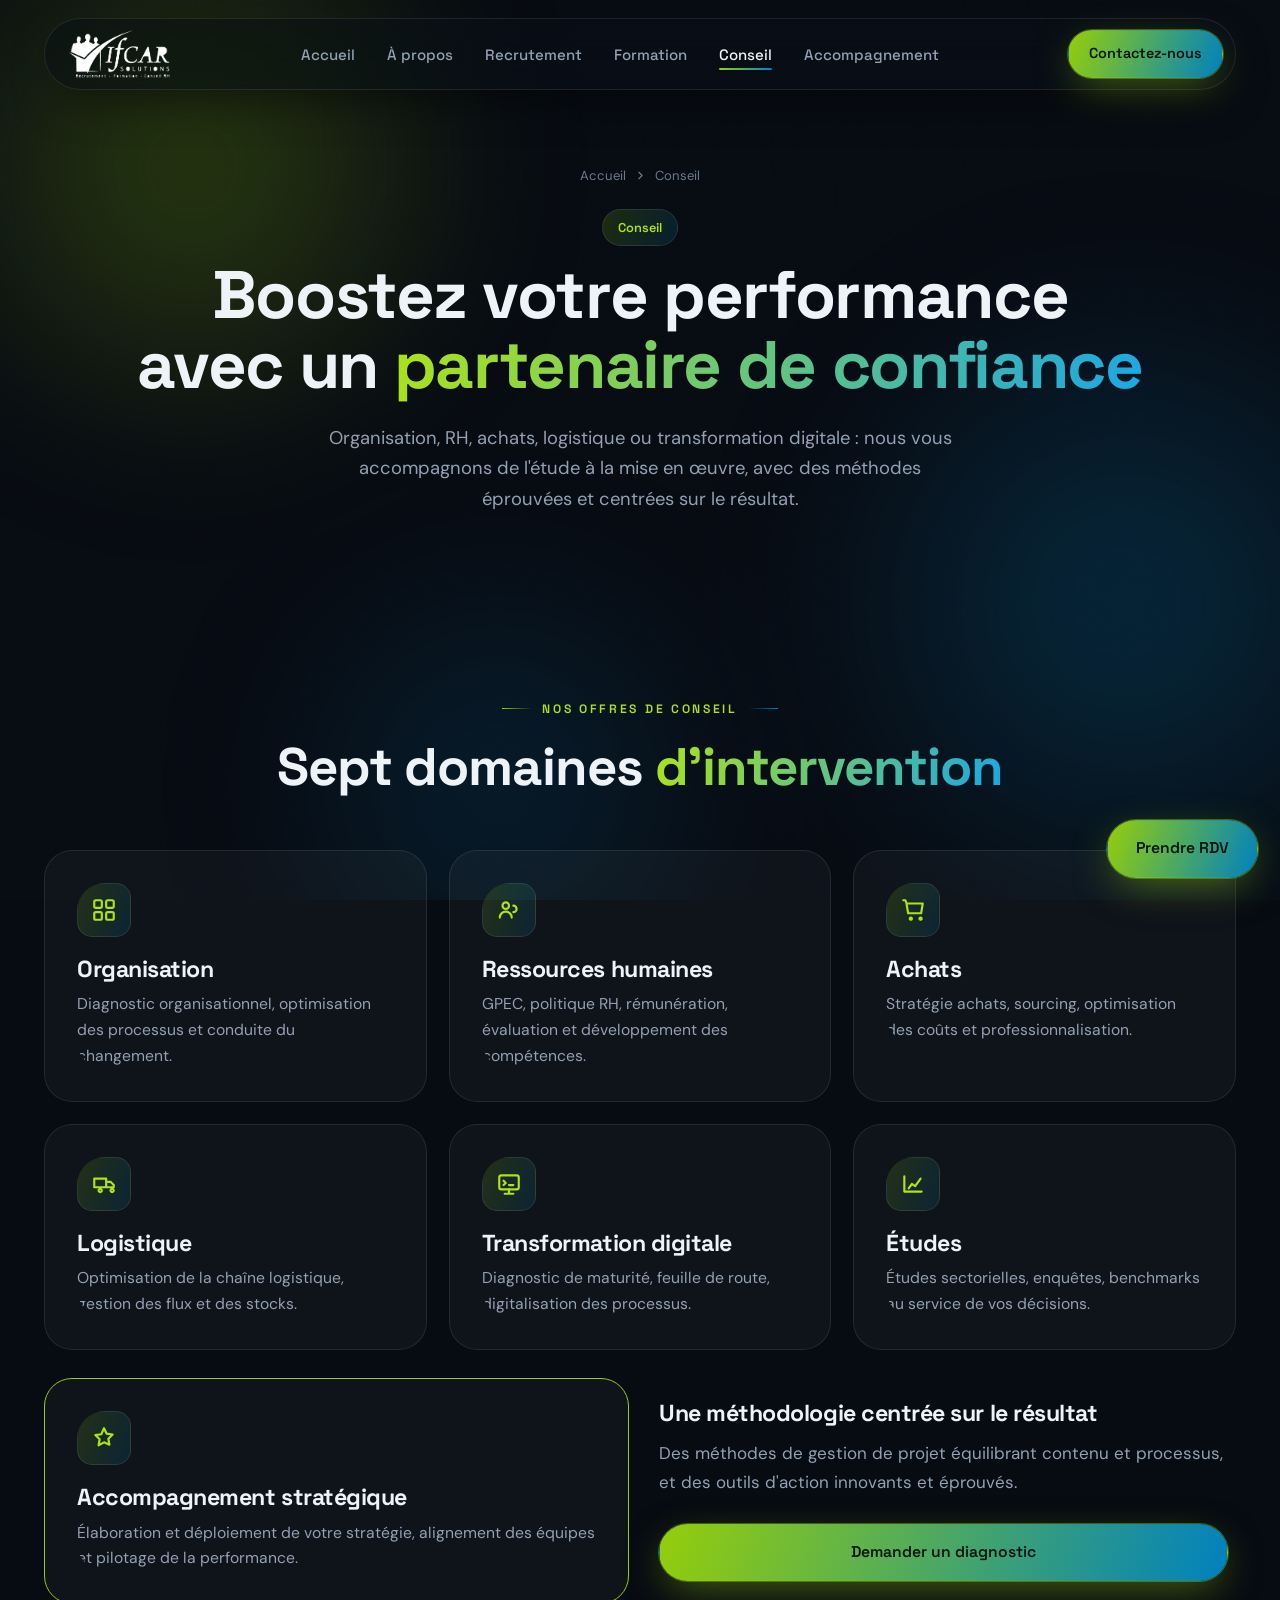
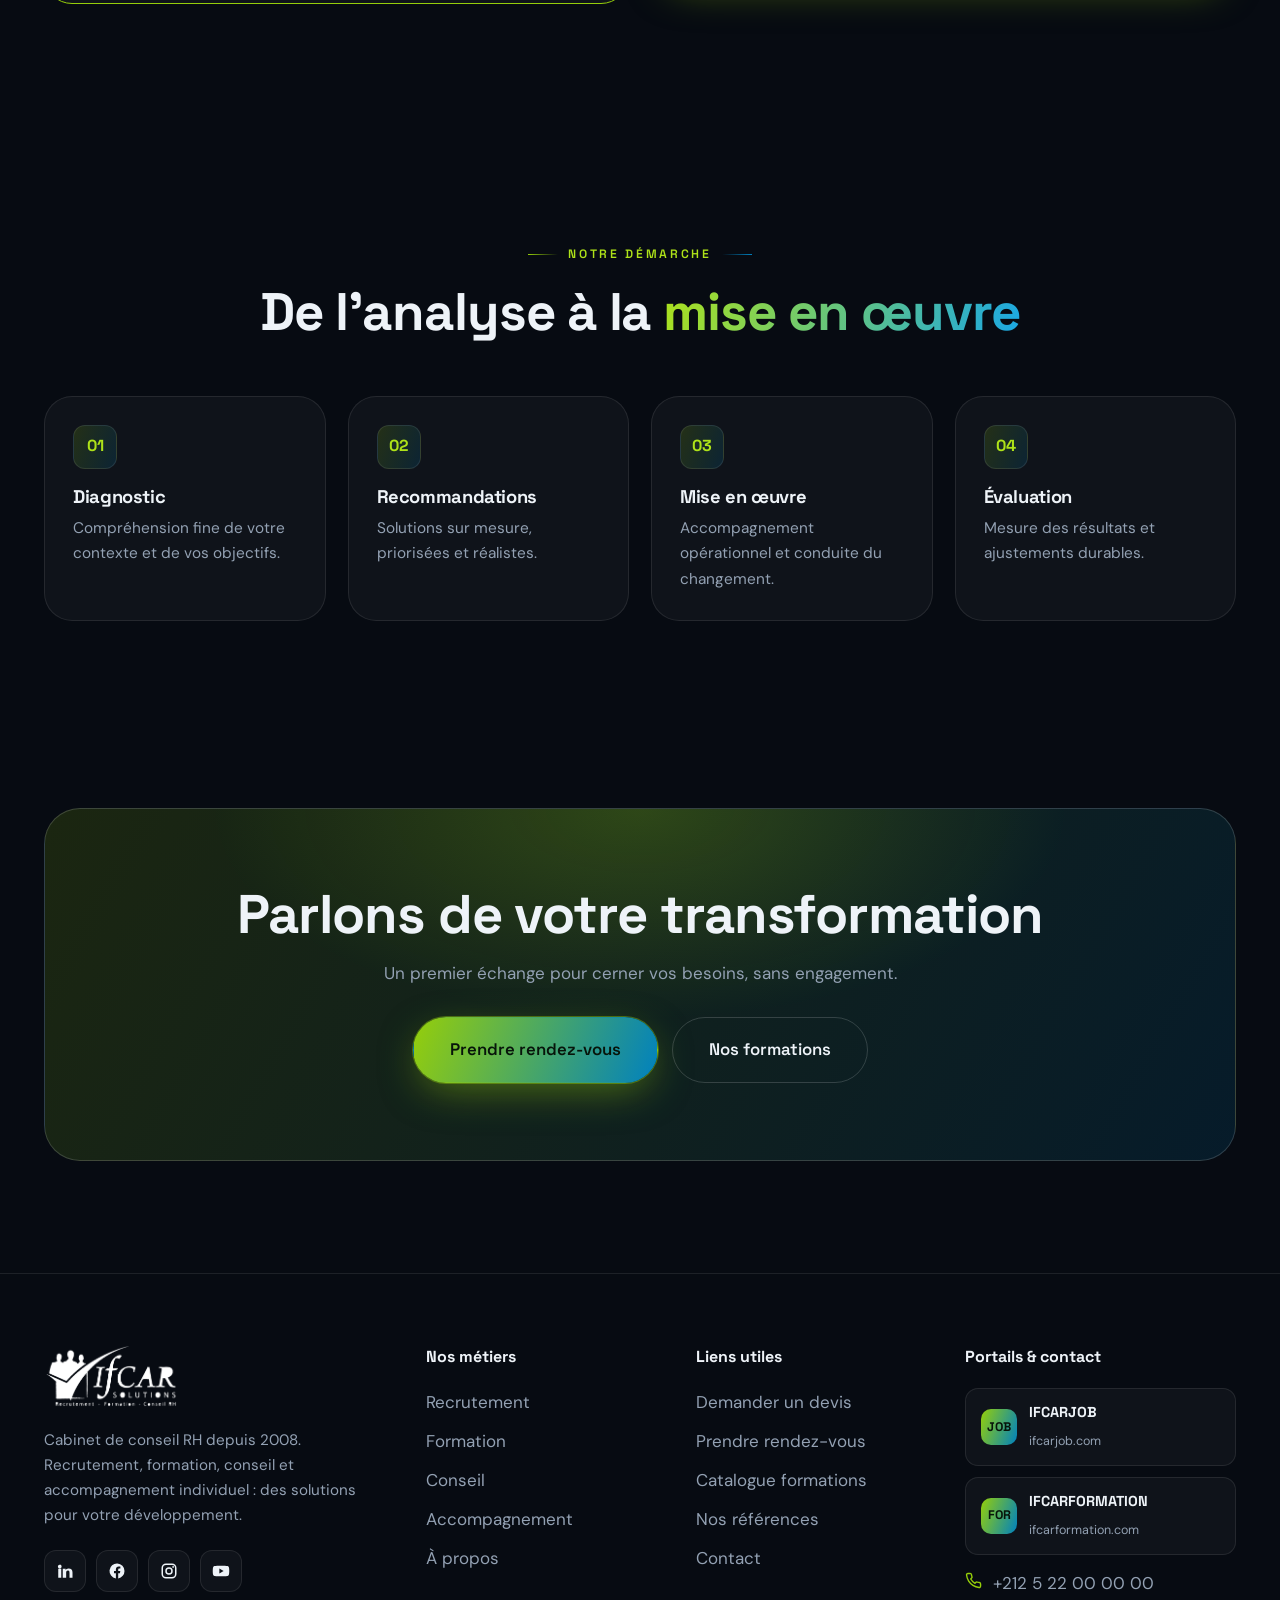
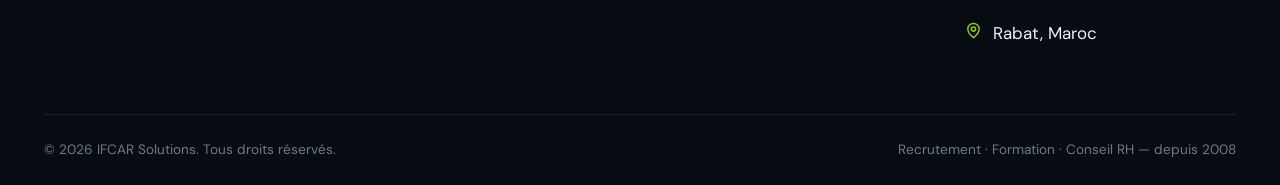
<file: conseil.html>
<!DOCTYPE html>
<html lang="fr">
<head>
<meta charset="UTF-8" />
<meta name="viewport" content="width=device-width, initial-scale=1.0" />
<title>Conseil — IFCAR Solutions | Organisation, RH, Transformation digitale</title>
<meta name="description" content="Conseil IFCAR : organisation, RH, achats, logistique, transformation digitale, études et accompagnement stratégique." />
<meta name="theme-color" content="#070b12" />
<link rel="canonical" href="https://www.ifcarsolutions.com/conseil.html" />
<meta property="og:title" content="Conseil — IFCAR Solutions | Organisation, RH, Transformation digitale" />
<link rel="icon" type="image/png" sizes="32x32" href="assets/img/favicon-32.png" />
<link rel="apple-touch-icon" href="assets/img/favicon.png" />
<link rel="manifest" href="site.webmanifest" />
<link rel="preconnect" href="https://fonts.googleapis.com" />
<link rel="preconnect" href="https://fonts.gstatic.com" crossorigin />
<link href="https://fonts.googleapis.com/css2?family=Space+Grotesk:wght@500;600;700&family=DM+Sans:opsz,wght@9..40,400;9..40,500;9..40,600&display=swap" rel="stylesheet" />
<link rel="stylesheet" href="assets/css/style.css" />
</head>
<body>
<a class="skip" href="#main">Aller au contenu</a>
<div class="bg-orbs"><span class="orb g"></span><span class="orb b"></span><span class="orb b2"></span></div>
<div class="bg-grid"></div>
<div class="bg-noise"></div>
<div class="cursor-glow"></div>
<header class="header">
  <div class="container">
    <div class="nav">
      <a target="_blank" rel="noopener" href="index.html" class="brand" aria-label="IFCAR Solutions"><img src="assets/img/logo-white.png" alt="IFCAR Solutions" /></a>
      <nav class="nav-desktop" aria-label="Navigation principale">
        <ul class="nav-list">
          <li><a target="_blank" rel="noopener" href="index.html" class="nav-link" data-page="index.html">Accueil</a></li>
          <li><a target="_blank" rel="noopener" href="a-propos.html" class="nav-link" data-page="a-propos.html">À propos</a></li>
          <li><a target="_blank" rel="noopener" href="recrutement.html" class="nav-link" data-page="recrutement.html">Recrutement</a></li>
          <li><a target="_blank" rel="noopener" href="formation.html" class="nav-link" data-page="formation.html">Formation</a></li>
          <li><a target="_blank" rel="noopener" href="conseil.html" class="nav-link" data-page="conseil.html">Conseil</a></li>
          <li><a target="_blank" rel="noopener" href="accompagnement.html" class="nav-link" data-page="accompagnement.html">Accompagnement</a></li>
        </ul>
      </nav>
      <div class="nav-actions">
        <a target="_blank" rel="noopener" href="contact.html" class="btn btn--primary btn--sm" data-magnetic><span>Contactez-nous</span></a>
        <button class="burger" aria-label="Menu" aria-expanded="false" aria-controls="mobile"><span></span><span></span><span></span></button>
      </div>
    </div>
  </div>
</header>
<div class="mobile" id="mobile" aria-hidden="true">
  <div class="mobile__inner">
    <a target="_blank" rel="noopener" href="index.html" class="m-link" data-page="index.html">Accueil</a>
    <a target="_blank" rel="noopener" href="a-propos.html" class="m-link" data-page="a-propos.html">À propos</a>
    <a target="_blank" rel="noopener" href="recrutement.html" class="m-link" data-page="recrutement.html">Recrutement</a>
    <a target="_blank" rel="noopener" href="formation.html" class="m-link" data-page="formation.html">Formation</a>
    <a target="_blank" rel="noopener" href="conseil.html" class="m-link" data-page="conseil.html">Conseil</a>
    <a target="_blank" rel="noopener" href="accompagnement.html" class="m-link" data-page="accompagnement.html">Accompagnement</a>
    <a target="_blank" rel="noopener" href="contact.html" class="m-link" data-page="contact.html">Contact</a>
    <div class="mobile__cta">
      <a target="_blank" rel="noopener" href="contact.html" class="btn btn--primary btn--lg"><span>Demander un devis</span></a>
      <a target="_blank" rel="noopener" href="formation.html" class="btn btn--ghost btn--lg"><span>Nos formations</span></a>
    </div>
  </div>
</div>
<main id="main">
<section class="page-hero">
  <div class="container">
    <nav class="crumb reveal"><a target="_blank" rel="noopener" href="index.html">Accueil</a><svg viewBox="0 0 24 24" fill="none" stroke="currentColor" stroke-width="2"><path d="m9 6 6 6-6 6" stroke-linecap="round" stroke-linejoin="round"/></svg><span>Conseil</span></nav>
    <div class="reveal" data-d="1"><span class="tag-pill">Conseil</span></div>
    <h1 class="reveal balance mt-s" data-d="1">Boostez votre performance avec un <span class="display-grad">partenaire de confiance</span></h1>
    <p class="reveal" data-d="2">Organisation, RH, achats, logistique ou transformation digitale : nous vous accompagnons de l'étude à la mise en œuvre, avec des méthodes éprouvées et centrées sur le résultat.</p>
  </div>
</section>
<section class="section"><div class="container"><div class="sec-head c reveal"><span class="kicker c">Nos offres de conseil</span><h2>Sept domaines <span class="display-grad">d'intervention</span></h2></div>
     <div class="grid g-3"><div class="glass reveal sc"><div class="b-card" style="background:none;border:0;padding:0"><div class="ic"><svg viewBox="0 0 24 24" fill="none" stroke="currentColor" stroke-width="2"><rect x="3" y="3" width="7" height="7" rx="1.5"/><rect x="14" y="3" width="7" height="7" rx="1.5"/><rect x="3" y="14" width="7" height="7" rx="1.5"/><rect x="14" y="14" width="7" height="7" rx="1.5"/></svg></div><h3>Organisation</h3><p class="muted">Diagnostic organisationnel, optimisation des processus et conduite du changement.</p></div></div><div class="glass reveal sc" data-d="1"><div class="b-card" style="background:none;border:0;padding:0"><div class="ic"><svg viewBox="0 0 24 24" fill="none" stroke="currentColor" stroke-width="2"><circle cx="9" cy="8" r="3"/><path d="M3.5 19a5.5 5.5 0 0 1 11 0M16 8a3 3 0 0 1 0 6" stroke-linecap="round"/></svg></div><h3>Ressources humaines</h3><p class="muted">GPEC, politique RH, rémunération, évaluation et développement des compétences.</p></div></div><div class="glass reveal sc" data-d="2"><div class="b-card" style="background:none;border:0;padding:0"><div class="ic"><svg viewBox="0 0 24 24" fill="none" stroke="currentColor" stroke-width="2"><path d="M6 6h15l-1.5 9H7.5L6 6zM6 6 5 3H3M9 20a1 1 0 1 0 0-.01M18 20a1 1 0 1 0 0-.01" stroke-linecap="round" stroke-linejoin="round"/></svg></div><h3>Achats</h3><p class="muted">Stratégie achats, sourcing, optimisation des coûts et professionnalisation.</p></div></div><div class="glass reveal sc"><div class="b-card" style="background:none;border:0;padding:0"><div class="ic"><svg viewBox="0 0 24 24" fill="none" stroke="currentColor" stroke-width="2"><path d="M3 7h11v8H3zM14 10h4l3 3v2h-7M7 18a1.5 1.5 0 1 0 0-.01M18 18a1.5 1.5 0 1 0 0-.01" stroke-linecap="round" stroke-linejoin="round"/></svg></div><h3>Logistique</h3><p class="muted">Optimisation de la chaîne logistique, gestion des flux et des stocks.</p></div></div><div class="glass reveal sc" data-d="1"><div class="b-card" style="background:none;border:0;padding:0"><div class="ic"><svg viewBox="0 0 24 24" fill="none" stroke="currentColor" stroke-width="2"><rect x="3" y="4" width="18" height="13" rx="2"/><path d="M8 21h8M12 17v4M7 9l2 2-2 2M12 13h4" stroke-linecap="round" stroke-linejoin="round"/></svg></div><h3>Transformation digitale</h3><p class="muted">Diagnostic de maturité, feuille de route, digitalisation des processus.</p></div></div><div class="glass reveal sc" data-d="2"><div class="b-card" style="background:none;border:0;padding:0"><div class="ic"><svg viewBox="0 0 24 24" fill="none" stroke="currentColor" stroke-width="2"><path d="M4 19V5M4 19h16M8 16l3-4 3 2 5-7" stroke-linecap="round" stroke-linejoin="round"/></svg></div><h3>Études</h3><p class="muted">Études sectorielles, enquêtes, benchmarks au service de vos décisions.</p></div></div></div>
     <div class="grid g-2 mt"><div class="glass reveal" style="border-color:var(--green)"><div class="b-card" style="background:none;border:0;padding:0"><div class="ic"><svg viewBox="0 0 24 24" fill="none" stroke="currentColor" stroke-width="2"><path d="M12 3l2.5 5 5.5.8-4 3.9 1 5.5L12 16l-5 2.7 1-5.5-4-3.9 5.5-.8L12 3z" stroke-linecap="round" stroke-linejoin="round"/></svg></div><h3>Accompagnement stratégique</h3><p class="muted">Élaboration et déploiement de votre stratégie, alignement des équipes et pilotage de la performance.</p></div></div>
       <div class="reveal" data-d="1" style="display:flex;flex-direction:column;justify-content:center;padding:8px"><h3>Une méthodologie centrée sur le résultat</h3><p class="muted mt-s">Des méthodes de gestion de projet équilibrant contenu et processus, et des outils d'action innovants et éprouvés.</p><a target="_blank" rel="noopener" href="contact.html" class="btn btn--primary mt" data-magnetic><span>Demander un diagnostic</span></a></div></div>
     </div></section>
   <section class="section"><div class="container"><div class="sec-head c reveal"><span class="kicker c">Notre démarche</span><h2>De l'analyse à la <span class="display-grad">mise en œuvre</span></h2></div>
     <div class="grid g-4"><div class="val reveal sc"><div class="vn">01</div><h3>Diagnostic</h3><p>Compréhension fine de votre contexte et de vos objectifs.</p></div><div class="val reveal sc" data-d="1"><div class="vn">02</div><h3>Recommandations</h3><p>Solutions sur mesure, priorisées et réalistes.</p></div><div class="val reveal sc" data-d="2"><div class="vn">03</div><h3>Mise en œuvre</h3><p>Accompagnement opérationnel et conduite du changement.</p></div><div class="val reveal sc" data-d="3"><div class="vn">04</div><h3>Évaluation</h3><p>Mesure des résultats et ajustements durables.</p></div></div></div></section>
   <section class="section--tight"><div class="container"><div class="cta reveal sc"><div class="cta__in">
    <h2 class="balance">Parlons de votre transformation</h2><p>Un premier échange pour cerner vos besoins, sans engagement.</p>
    <div class="btn-row"><a target="_blank" rel="noopener" href="contact.html" class="btn btn--primary btn--lg" data-magnetic><span>Prendre rendez-vous</span></a><a target="_blank" rel="noopener" href="formation.html" class="btn btn--line btn--lg"><span>Nos formations</span></a></div>
    </div></div></div></section>
</main>
<footer class="footer">
  <div class="container">
    <div class="footer__grid">
      <div class="footer__brand">
        <img src="assets/img/logo-white.png" alt="IFCAR Solutions" />
        <p>Cabinet de conseil RH depuis 2008. Recrutement, formation, conseil et accompagnement individuel : des solutions pour votre développement.</p>
        <div class="socials">
          <a href="#" aria-label="LinkedIn"><svg viewBox="0 0 24 24" fill="currentColor"><path d="M4.98 3.5A2.5 2.5 0 1 1 5 8.5a2.5 2.5 0 0 1-.02-5zM3 9h4v12H3zM9 9h3.8v1.7h.05c.53-1 1.83-2.05 3.77-2.05C20.5 8.65 22 10.8 22 14v7h-4v-6.2c0-1.5-.03-3.4-2.07-3.4-2.07 0-2.39 1.62-2.39 3.3V21H9z"/></svg></a>
          <a href="#" aria-label="Facebook"><svg viewBox="0 0 24 24" fill="currentColor"><path d="M22 12a10 10 0 1 0-11.5 9.9v-7H8v-2.9h2.5V9.8c0-2.5 1.5-3.9 3.8-3.9 1.1 0 2.2.2 2.2.2v2.5h-1.3c-1.2 0-1.6.8-1.6 1.6v1.8h2.8l-.45 2.9h-2.35v7A10 10 0 0 0 22 12z"/></svg></a>
          <a href="#" aria-label="Instagram"><svg viewBox="0 0 24 24" fill="none" stroke="currentColor" stroke-width="2"><rect x="3" y="3" width="18" height="18" rx="5"/><circle cx="12" cy="12" r="4"/><circle cx="17.5" cy="6.5" r="1.2" fill="currentColor" stroke="none"/></svg></a>
          <a href="#" aria-label="YouTube"><svg viewBox="0 0 24 24" fill="currentColor"><path d="M23 12s0-3.3-.4-4.8a2.5 2.5 0 0 0-1.8-1.8C19.3 5 12 5 12 5s-7.3 0-8.8.4a2.5 2.5 0 0 0-1.8 1.8C1 8.7 1 12 1 12s0 3.3.4 4.8a2.5 2.5 0 0 0 1.8 1.8C4.7 19 12 19 12 19s7.3 0 8.8-.4a2.5 2.5 0 0 0 1.8-1.8C23 15.3 23 12 23 12zM9.8 15.3V8.7l5.7 3.3z"/></svg></a>
        </div>
      </div>
      <div><h5>Nos métiers</h5><ul><li><a target="_blank" rel="noopener" href="recrutement.html">Recrutement</a></li><li><a target="_blank" rel="noopener" href="formation.html">Formation</a></li><li><a target="_blank" rel="noopener" href="conseil.html">Conseil</a></li><li><a target="_blank" rel="noopener" href="accompagnement.html">Accompagnement</a></li><li><a target="_blank" rel="noopener" href="a-propos.html">À propos</a></li></ul></div>
      <div><h5>Liens utiles</h5><ul><li><a target="_blank" rel="noopener" href="contact.html">Demander un devis</a></li><li><a target="_blank" rel="noopener" href="contact.html">Prendre rendez-vous</a></li><li><a target="_blank" rel="noopener" href="formation.html">Catalogue formations</a></li><li><a target="_blank" rel="noopener" href="index.html#references">Nos références</a></li><li><a target="_blank" rel="noopener" href="contact.html">Contact</a></li></ul></div>
      <div>
        <h5>Portails &amp; contact</h5>
        <a href="https://www.ifcarjob.com" target="_blank" rel="noopener" class="portal-link"><span class="pic">JOB</span><div><strong>IFCARJOB</strong><small>ifcarjob.com</small></div></a>
        <a href="https://www.ifcarformation.com" target="_blank" rel="noopener" class="portal-link"><span class="pic">FOR</span><div><strong>IFCARFORMATION</strong><small>ifcarformation.com</small></div></a>
        <ul class="foot-contact" style="margin-top:14px">
          <li><svg viewBox="0 0 24 24" fill="none" stroke="currentColor" stroke-width="2"><path d="M22 16.9v3a2 2 0 0 1-2.2 2 19.8 19.8 0 0 1-8.6-3 19.5 19.5 0 0 1-6-6 19.8 19.8 0 0 1-3-8.6A2 2 0 0 1 4.1 2h3a2 2 0 0 1 2 1.7c.1 1 .4 1.9.7 2.8a2 2 0 0 1-.5 2.1L8.1 9.9a16 16 0 0 0 6 6l1.3-1.3a2 2 0 0 1 2.1-.4c.9.3 1.8.6 2.8.7a2 2 0 0 1 1.7 2z" stroke-linecap="round" stroke-linejoin="round"/></svg><a href="tel:+212522000000">+212 5 22 00 00 00</a></li>
          <li><svg viewBox="0 0 24 24" fill="none" stroke="currentColor" stroke-width="2"><path d="M20 10c0 6-8 12-8 12s-8-6-8-12a8 8 0 0 1 16 0z" stroke-linecap="round" stroke-linejoin="round"/><circle cx="12" cy="10" r="3"/></svg><span>Rabat, Maroc</span></li>
        </ul>
      </div>
    </div>
    <div class="footer__bottom">
      <span>&copy; <span id="year">2026</span> IFCAR Solutions. Tous droits r&eacute;serv&eacute;s.</span>
      <span>Recrutement &middot; Formation &middot; Conseil RH &mdash; depuis 2008</span>
    </div>
  </div>
</footer>
<a target="_blank" rel="noopener" href="contact.html" class="btn btn--primary float-cta" data-magnetic><span>Prendre RDV</span></a>
<script src="assets/js/main.js"></script>
</body>
</html>
</file>
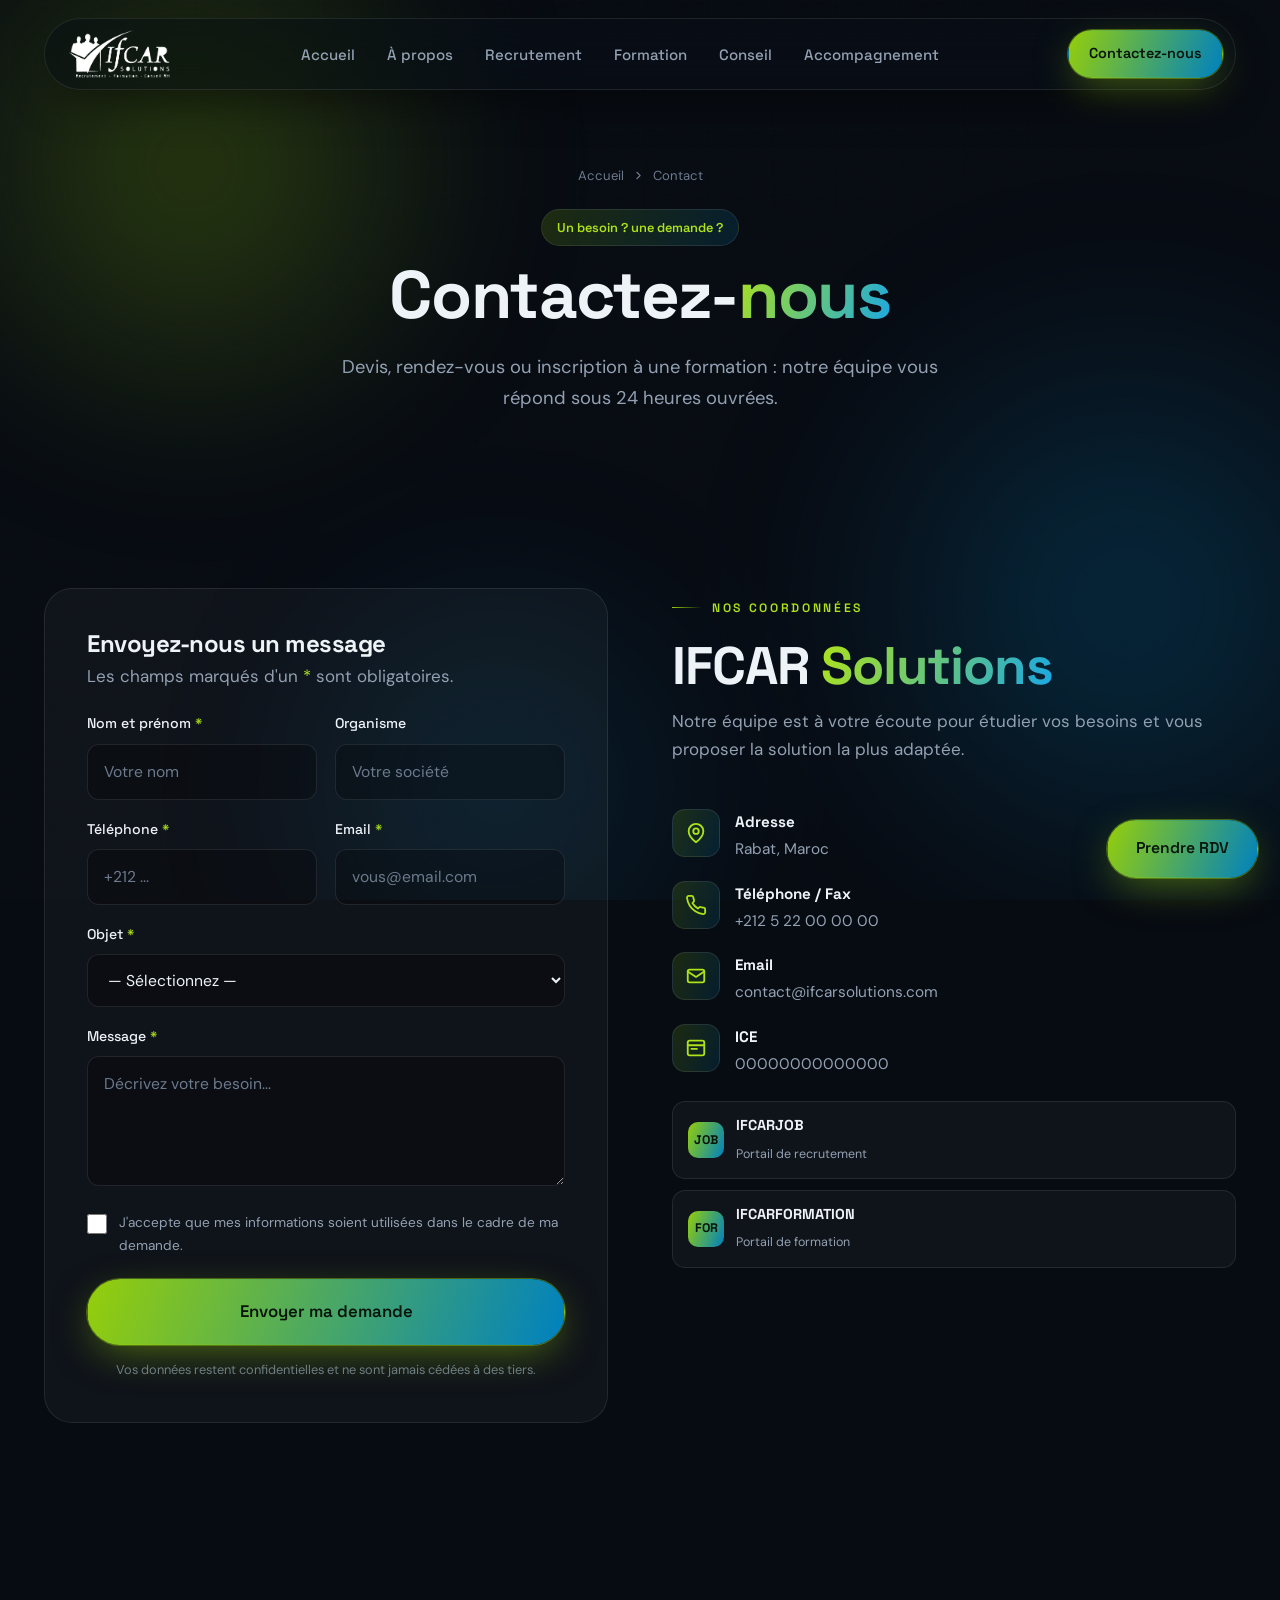
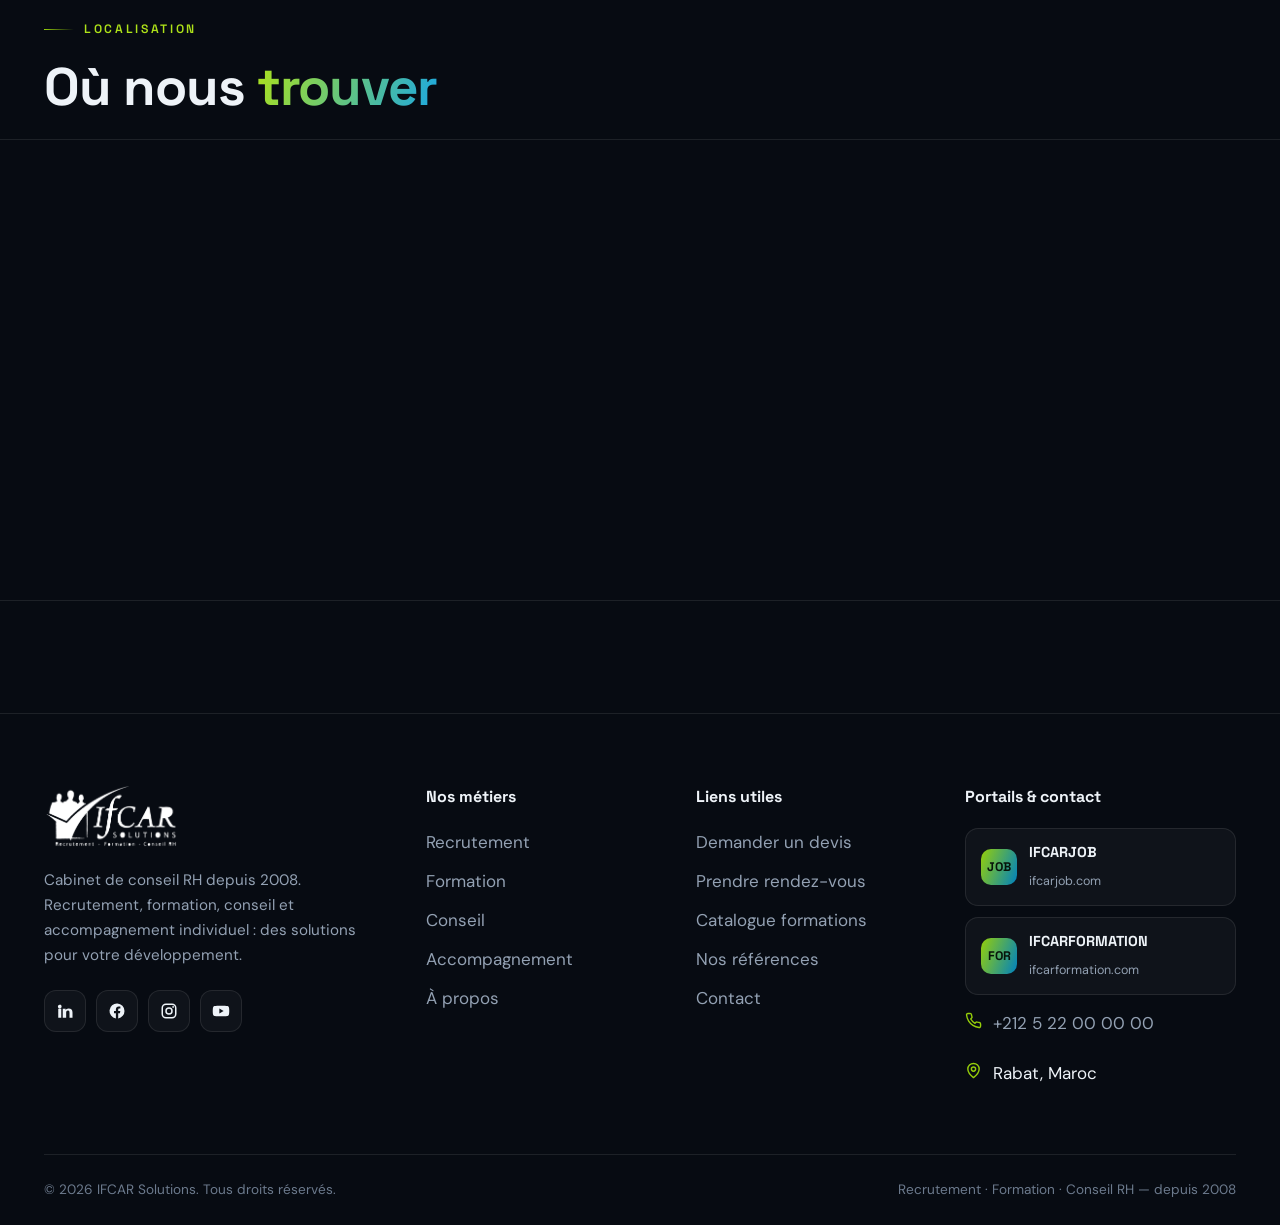
<file: contact.html>
<!DOCTYPE html>
<html lang="fr">
<head>
<meta charset="UTF-8" />
<meta name="viewport" content="width=device-width, initial-scale=1.0" />
<title>Contact — IFCAR Solutions | Devis, Rendez-vous & Inscriptions</title>
<meta name="description" content="Contactez IFCAR Solutions : devis, rendez-vous ou inscription. Cabinet de conseil RH à Rabat." />
<meta name="theme-color" content="#070b12" />
<link rel="canonical" href="https://www.ifcarsolutions.com/contact.html" />
<meta property="og:title" content="Contact — IFCAR Solutions | Devis, Rendez-vous & Inscriptions" />
<link rel="icon" type="image/png" sizes="32x32" href="assets/img/favicon-32.png" />
<link rel="apple-touch-icon" href="assets/img/favicon.png" />
<link rel="manifest" href="site.webmanifest" />
<link rel="preconnect" href="https://fonts.googleapis.com" />
<link rel="preconnect" href="https://fonts.gstatic.com" crossorigin />
<link href="https://fonts.googleapis.com/css2?family=Space+Grotesk:wght@500;600;700&family=DM+Sans:opsz,wght@9..40,400;9..40,500;9..40,600&display=swap" rel="stylesheet" />
<link rel="stylesheet" href="assets/css/style.css" />
</head>
<body>
<a class="skip" href="#main">Aller au contenu</a>
<div class="bg-orbs"><span class="orb g"></span><span class="orb b"></span><span class="orb b2"></span></div>
<div class="bg-grid"></div>
<div class="bg-noise"></div>
<div class="cursor-glow"></div>
<header class="header">
  <div class="container">
    <div class="nav">
      <a target="_blank" rel="noopener" href="index.html" class="brand" aria-label="IFCAR Solutions"><img src="assets/img/logo-white.png" alt="IFCAR Solutions" /></a>
      <nav class="nav-desktop" aria-label="Navigation principale">
        <ul class="nav-list">
          <li><a target="_blank" rel="noopener" href="index.html" class="nav-link" data-page="index.html">Accueil</a></li>
          <li><a target="_blank" rel="noopener" href="a-propos.html" class="nav-link" data-page="a-propos.html">À propos</a></li>
          <li><a target="_blank" rel="noopener" href="recrutement.html" class="nav-link" data-page="recrutement.html">Recrutement</a></li>
          <li><a target="_blank" rel="noopener" href="formation.html" class="nav-link" data-page="formation.html">Formation</a></li>
          <li><a target="_blank" rel="noopener" href="conseil.html" class="nav-link" data-page="conseil.html">Conseil</a></li>
          <li><a target="_blank" rel="noopener" href="accompagnement.html" class="nav-link" data-page="accompagnement.html">Accompagnement</a></li>
        </ul>
      </nav>
      <div class="nav-actions">
        <a target="_blank" rel="noopener" href="contact.html" class="btn btn--primary btn--sm" data-magnetic><span>Contactez-nous</span></a>
        <button class="burger" aria-label="Menu" aria-expanded="false" aria-controls="mobile"><span></span><span></span><span></span></button>
      </div>
    </div>
  </div>
</header>
<div class="mobile" id="mobile" aria-hidden="true">
  <div class="mobile__inner">
    <a target="_blank" rel="noopener" href="index.html" class="m-link" data-page="index.html">Accueil</a>
    <a target="_blank" rel="noopener" href="a-propos.html" class="m-link" data-page="a-propos.html">À propos</a>
    <a target="_blank" rel="noopener" href="recrutement.html" class="m-link" data-page="recrutement.html">Recrutement</a>
    <a target="_blank" rel="noopener" href="formation.html" class="m-link" data-page="formation.html">Formation</a>
    <a target="_blank" rel="noopener" href="conseil.html" class="m-link" data-page="conseil.html">Conseil</a>
    <a target="_blank" rel="noopener" href="accompagnement.html" class="m-link" data-page="accompagnement.html">Accompagnement</a>
    <a target="_blank" rel="noopener" href="contact.html" class="m-link" data-page="contact.html">Contact</a>
    <div class="mobile__cta">
      <a target="_blank" rel="noopener" href="contact.html" class="btn btn--primary btn--lg"><span>Demander un devis</span></a>
      <a target="_blank" rel="noopener" href="formation.html" class="btn btn--ghost btn--lg"><span>Nos formations</span></a>
    </div>
  </div>
</div>
<main id="main">
<section class="page-hero">
  <div class="container">
    <nav class="crumb reveal"><a target="_blank" rel="noopener" href="index.html">Accueil</a><svg viewBox="0 0 24 24" fill="none" stroke="currentColor" stroke-width="2"><path d="m9 6 6 6-6 6" stroke-linecap="round" stroke-linejoin="round"/></svg><span>Contact</span></nav>
    <div class="reveal" data-d="1"><span class="tag-pill">Un besoin ? une demande ?</span></div>
    <h1 class="reveal balance mt-s" data-d="1">Contactez-<span class="display-grad">nous</span></h1>
    <p class="reveal" data-d="2">Devis, rendez-vous ou inscription à une formation : notre équipe vous répond sous 24 heures ouvrées.</p>
  </div>
</section>
<section class="section"><div class="container"><div class="split" style="align-items:start">
     <div class="reveal">
       <form class="form" data-demo>
         <div class="form-msg" role="status"></div>
         <h2 style="font-size:1.5rem;margin-bottom:6px">Envoyez-nous un message</h2>
         <p class="muted" style="margin-bottom:22px">Les champs marqués d'un <i style="color:var(--green-bright);font-style:normal">*</i> sont obligatoires.</p>
         <div class="field-row"><div class="field"><label>Nom et prénom <i>*</i></label><input type="text" name="nom" required placeholder="Votre nom" /></div><div class="field"><label>Organisme</label><input type="text" name="org" placeholder="Votre société" /></div></div>
         <div class="field-row"><div class="field"><label>Téléphone <i>*</i></label><input type="tel" name="tel" required placeholder="+212 ..." /></div><div class="field"><label>Email <i>*</i></label><input type="email" name="email" required placeholder="vous@email.com" /></div></div>
         <div class="field"><label>Objet <i>*</i></label><select name="objet" required><option value="">— Sélectionnez —</option><option>Demande de devis</option><option>Demande de rendez-vous</option><option>Inscription à une formation</option><option>Recrutement</option><option>Conseil</option><option>Accompagnement individuel</option><option>Autre</option></select></div>
         <div class="field"><label>Message <i>*</i></label><textarea name="message" required placeholder="Décrivez votre besoin..."></textarea></div>
         <label class="consent"><input type="checkbox" required /><span>J'accepte que mes informations soient utilisées dans le cadre de ma demande.</span></label>
         <button type="submit" class="btn btn--primary btn--lg" style="width:100%"><span>Envoyer ma demande</span></button>
         <p class="note">Vos données restent confidentielles et ne sont jamais cédées à des tiers.</p>
       </form>
     </div>
     <div class="reveal" data-d="1">
       <span class="kicker">Nos coordonnées</span><h2 class="balance">IFCAR <span class="display-grad">Solutions</span></h2>
       <p class="muted mt-s">Notre équipe est à votre écoute pour étudier vos besoins et vous proposer la solution la plus adaptée.</p>
       <div class="info mt-l">
         <div class="info-item"><div class="ic"><svg viewBox="0 0 24 24" fill="none" stroke="currentColor" stroke-width="2"><path d="M20 10c0 6-8 12-8 12s-8-6-8-12a8 8 0 0 1 16 0z" stroke-linecap="round" stroke-linejoin="round"/><circle cx="12" cy="10" r="3"/></svg></div><div><strong>Adresse</strong><span>Rabat, Maroc</span></div></div>
         <div class="info-item"><div class="ic"><svg viewBox="0 0 24 24" fill="none" stroke="currentColor" stroke-width="2"><path d="M22 16.9v3a2 2 0 0 1-2.2 2 19.8 19.8 0 0 1-8.6-3 19.5 19.5 0 0 1-6-6 19.8 19.8 0 0 1-3-8.6A2 2 0 0 1 4.1 2h3a2 2 0 0 1 2 1.7c.1 1 .4 1.9.7 2.8a2 2 0 0 1-.5 2.1L8.1 9.9a16 16 0 0 0 6 6l1.3-1.3a2 2 0 0 1 2.1-.4c.9.3 1.8.6 2.8.7a2 2 0 0 1 1.7 2z" stroke-linecap="round" stroke-linejoin="round"/></svg></div><div><strong>Téléphone / Fax</strong><a href="tel:+212522000000">+212 5 22 00 00 00</a></div></div>
         <div class="info-item"><div class="ic"><svg viewBox="0 0 24 24" fill="none" stroke="currentColor" stroke-width="2"><rect x="3" y="5" width="18" height="14" rx="2"/><path d="m3 7 9 6 9-6" stroke-linecap="round" stroke-linejoin="round"/></svg></div><div><strong>Email</strong><a href="mailto:contact@ifcarsolutions.com">contact@ifcarsolutions.com</a></div></div>
         <div class="info-item"><div class="ic"><svg viewBox="0 0 24 24" fill="none" stroke="currentColor" stroke-width="2"><rect x="3" y="4" width="18" height="16" rx="2"/><path d="M3 9h18M7 13h6" stroke-linecap="round"/></svg></div><div><strong>ICE</strong><span>00000000000000</span></div></div>
       </div>
       <div style="margin-top:24px"><a href="https://www.ifcarjob.com" target="_blank" rel="noopener" class="portal-link"><span class="pic">JOB</span><div><strong>IFCARJOB</strong><small>Portail de recrutement</small></div></a><a href="https://www.ifcarformation.com" target="_blank" rel="noopener" class="portal-link"><span class="pic">FOR</span><div><strong>IFCARFORMATION</strong><small>Portail de formation</small></div></a></div>
     </div></div></div></section>
   <section class="section--tight"><div class="container"><div class="sec-head reveal" style="margin-bottom:24px"><span class="kicker">Localisation</span><h2>Où nous <span class="display-grad">trouver</span></h2></div></div>
     <div class="reveal" style="line-height:0;border-block:1px solid var(--border)"><iframe title="Localisation IFCAR Solutions — Rabat" src="https://www.google.com/maps?q=Rabat,Maroc&output=embed" width="100%" height="460" style="border:0;display:block;filter:invert(.92) hue-rotate(180deg)" loading="lazy" referrerpolicy="no-referrer-when-downgrade"></iframe></div>
   </section>
   </main>
<footer class="footer">
  <div class="container">
    <div class="footer__grid">
      <div class="footer__brand">
        <img src="assets/img/logo-white.png" alt="IFCAR Solutions" />
        <p>Cabinet de conseil RH depuis 2008. Recrutement, formation, conseil et accompagnement individuel : des solutions pour votre développement.</p>
        <div class="socials">
          <a href="#" aria-label="LinkedIn"><svg viewBox="0 0 24 24" fill="currentColor"><path d="M4.98 3.5A2.5 2.5 0 1 1 5 8.5a2.5 2.5 0 0 1-.02-5zM3 9h4v12H3zM9 9h3.8v1.7h.05c.53-1 1.83-2.05 3.77-2.05C20.5 8.65 22 10.8 22 14v7h-4v-6.2c0-1.5-.03-3.4-2.07-3.4-2.07 0-2.39 1.62-2.39 3.3V21H9z"/></svg></a>
          <a href="#" aria-label="Facebook"><svg viewBox="0 0 24 24" fill="currentColor"><path d="M22 12a10 10 0 1 0-11.5 9.9v-7H8v-2.9h2.5V9.8c0-2.5 1.5-3.9 3.8-3.9 1.1 0 2.2.2 2.2.2v2.5h-1.3c-1.2 0-1.6.8-1.6 1.6v1.8h2.8l-.45 2.9h-2.35v7A10 10 0 0 0 22 12z"/></svg></a>
          <a href="#" aria-label="Instagram"><svg viewBox="0 0 24 24" fill="none" stroke="currentColor" stroke-width="2"><rect x="3" y="3" width="18" height="18" rx="5"/><circle cx="12" cy="12" r="4"/><circle cx="17.5" cy="6.5" r="1.2" fill="currentColor" stroke="none"/></svg></a>
          <a href="#" aria-label="YouTube"><svg viewBox="0 0 24 24" fill="currentColor"><path d="M23 12s0-3.3-.4-4.8a2.5 2.5 0 0 0-1.8-1.8C19.3 5 12 5 12 5s-7.3 0-8.8.4a2.5 2.5 0 0 0-1.8 1.8C1 8.7 1 12 1 12s0 3.3.4 4.8a2.5 2.5 0 0 0 1.8 1.8C4.7 19 12 19 12 19s7.3 0 8.8-.4a2.5 2.5 0 0 0 1.8-1.8C23 15.3 23 12 23 12zM9.8 15.3V8.7l5.7 3.3z"/></svg></a>
        </div>
      </div>
      <div><h5>Nos métiers</h5><ul><li><a target="_blank" rel="noopener" href="recrutement.html">Recrutement</a></li><li><a target="_blank" rel="noopener" href="formation.html">Formation</a></li><li><a target="_blank" rel="noopener" href="conseil.html">Conseil</a></li><li><a target="_blank" rel="noopener" href="accompagnement.html">Accompagnement</a></li><li><a target="_blank" rel="noopener" href="a-propos.html">À propos</a></li></ul></div>
      <div><h5>Liens utiles</h5><ul><li><a target="_blank" rel="noopener" href="contact.html">Demander un devis</a></li><li><a target="_blank" rel="noopener" href="contact.html">Prendre rendez-vous</a></li><li><a target="_blank" rel="noopener" href="formation.html">Catalogue formations</a></li><li><a target="_blank" rel="noopener" href="index.html#references">Nos références</a></li><li><a target="_blank" rel="noopener" href="contact.html">Contact</a></li></ul></div>
      <div>
        <h5>Portails &amp; contact</h5>
        <a href="https://www.ifcarjob.com" target="_blank" rel="noopener" class="portal-link"><span class="pic">JOB</span><div><strong>IFCARJOB</strong><small>ifcarjob.com</small></div></a>
        <a href="https://www.ifcarformation.com" target="_blank" rel="noopener" class="portal-link"><span class="pic">FOR</span><div><strong>IFCARFORMATION</strong><small>ifcarformation.com</small></div></a>
        <ul class="foot-contact" style="margin-top:14px">
          <li><svg viewBox="0 0 24 24" fill="none" stroke="currentColor" stroke-width="2"><path d="M22 16.9v3a2 2 0 0 1-2.2 2 19.8 19.8 0 0 1-8.6-3 19.5 19.5 0 0 1-6-6 19.8 19.8 0 0 1-3-8.6A2 2 0 0 1 4.1 2h3a2 2 0 0 1 2 1.7c.1 1 .4 1.9.7 2.8a2 2 0 0 1-.5 2.1L8.1 9.9a16 16 0 0 0 6 6l1.3-1.3a2 2 0 0 1 2.1-.4c.9.3 1.8.6 2.8.7a2 2 0 0 1 1.7 2z" stroke-linecap="round" stroke-linejoin="round"/></svg><a href="tel:+212522000000">+212 5 22 00 00 00</a></li>
          <li><svg viewBox="0 0 24 24" fill="none" stroke="currentColor" stroke-width="2"><path d="M20 10c0 6-8 12-8 12s-8-6-8-12a8 8 0 0 1 16 0z" stroke-linecap="round" stroke-linejoin="round"/><circle cx="12" cy="10" r="3"/></svg><span>Rabat, Maroc</span></li>
        </ul>
      </div>
    </div>
    <div class="footer__bottom">
      <span>&copy; <span id="year">2026</span> IFCAR Solutions. Tous droits r&eacute;serv&eacute;s.</span>
      <span>Recrutement &middot; Formation &middot; Conseil RH &mdash; depuis 2008</span>
    </div>
  </div>
</footer>
<a target="_blank" rel="noopener" href="contact.html" class="btn btn--primary float-cta" data-magnetic><span>Prendre RDV</span></a>
<script src="assets/js/main.js"></script>
</body>
</html>
</file>
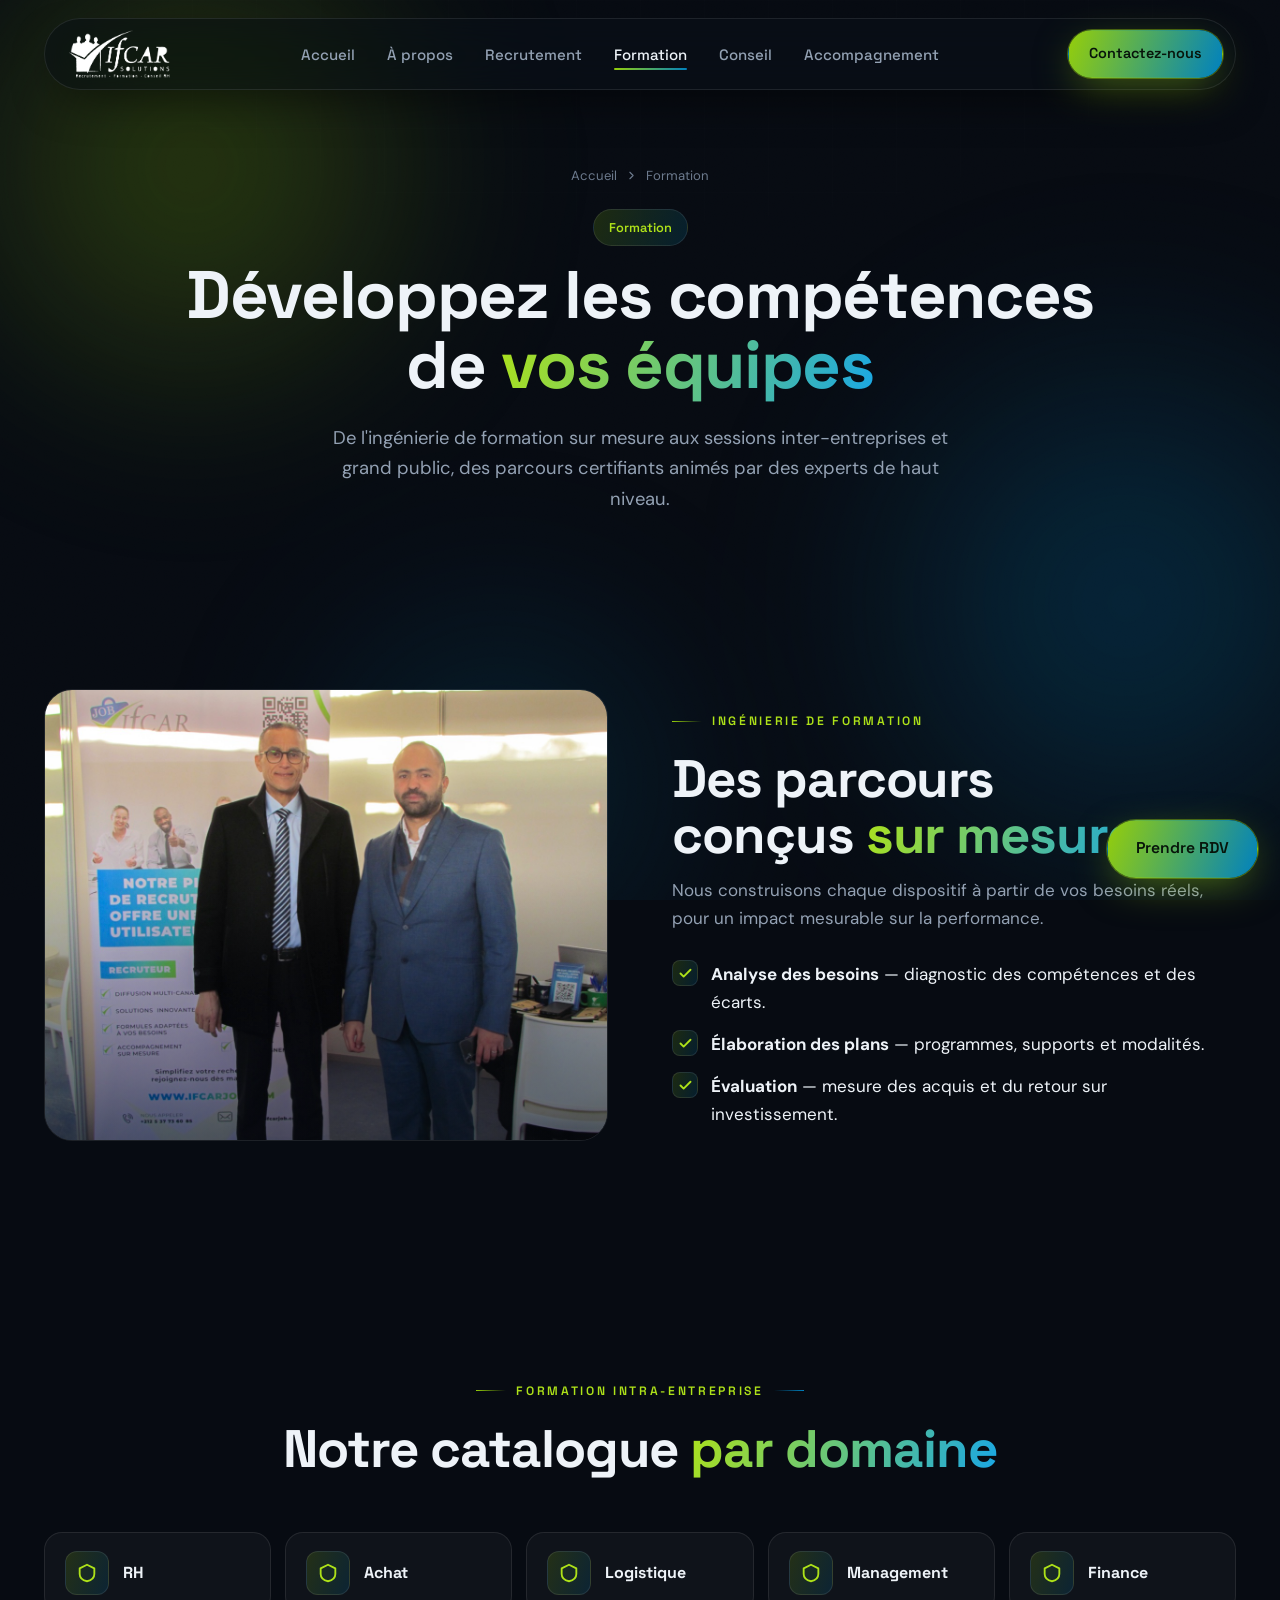
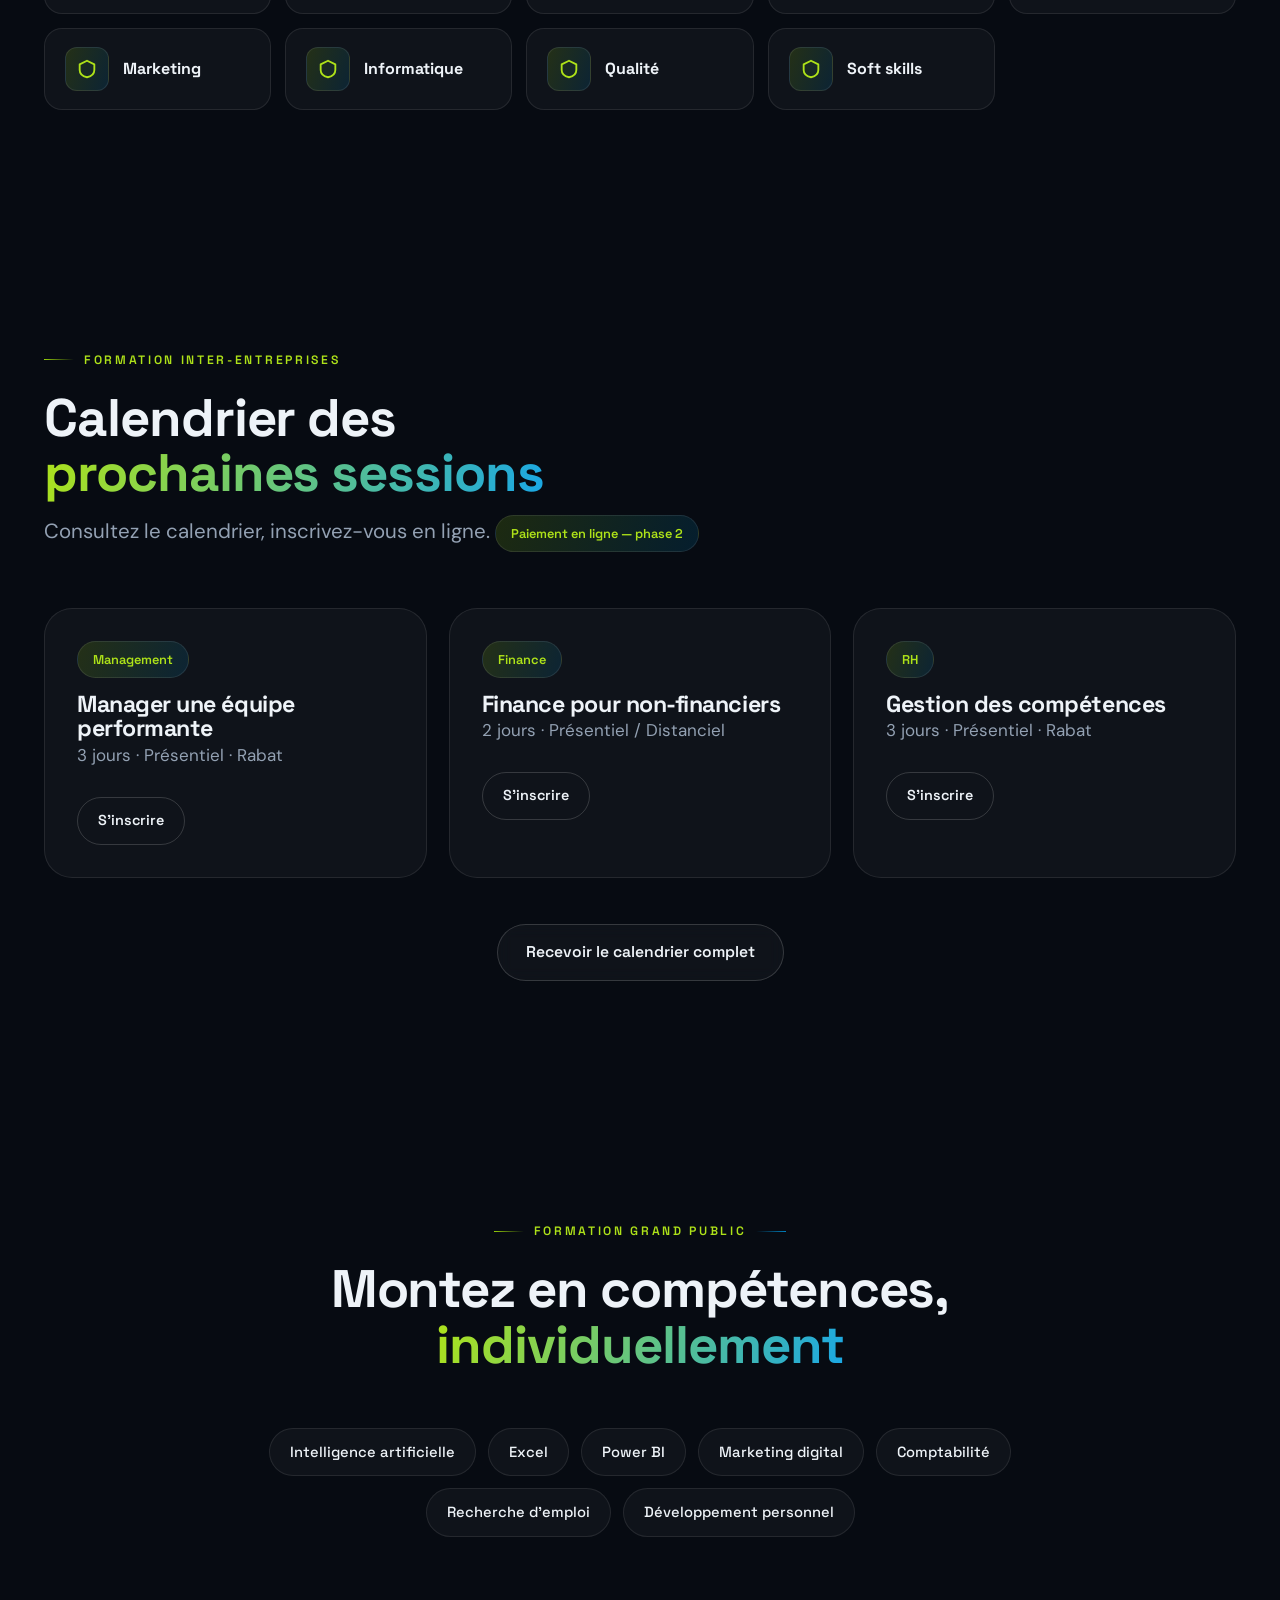
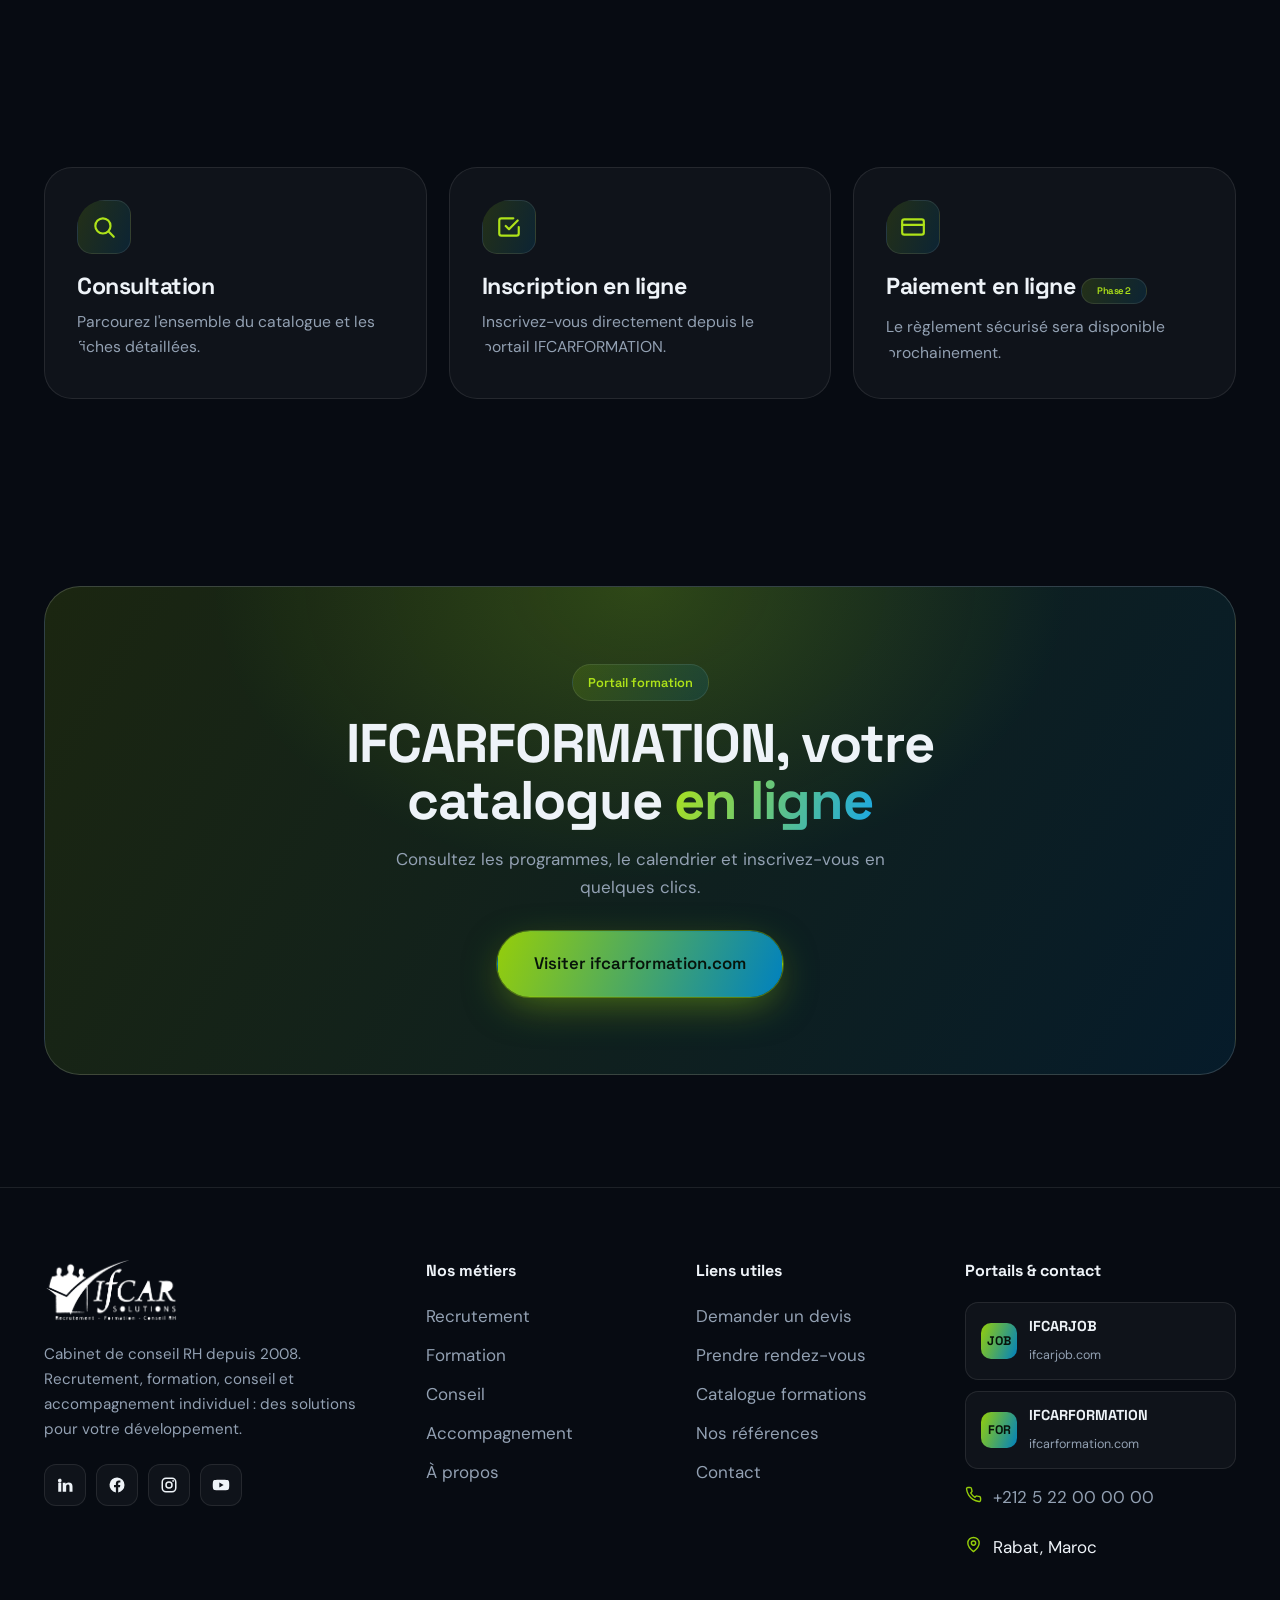
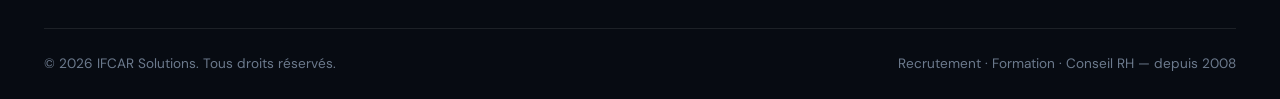
<file: formation.html>
<!DOCTYPE html>
<html lang="fr">
<head>
<meta charset="UTF-8" />
<meta name="viewport" content="width=device-width, initial-scale=1.0" />
<title>Formation — IFCAR Solutions | Intra, Inter-entreprises & Grand Public</title>
<meta name="description" content="Catalogue de formations IFCAR : ingénierie, intra et inter-entreprises, grand public. RH, management, finance, IA, Excel, Power BI. Inscription via IFCARFORMATION." />
<meta name="theme-color" content="#070b12" />
<link rel="canonical" href="https://www.ifcarsolutions.com/formation.html" />
<meta property="og:title" content="Formation — IFCAR Solutions | Intra, Inter-entreprises & Grand Public" />
<link rel="icon" type="image/png" sizes="32x32" href="assets/img/favicon-32.png" />
<link rel="apple-touch-icon" href="assets/img/favicon.png" />
<link rel="manifest" href="site.webmanifest" />
<link rel="preconnect" href="https://fonts.googleapis.com" />
<link rel="preconnect" href="https://fonts.gstatic.com" crossorigin />
<link href="https://fonts.googleapis.com/css2?family=Space+Grotesk:wght@500;600;700&family=DM+Sans:opsz,wght@9..40,400;9..40,500;9..40,600&display=swap" rel="stylesheet" />
<link rel="stylesheet" href="assets/css/style.css" />
</head>
<body>
<a class="skip" href="#main">Aller au contenu</a>
<div class="bg-orbs"><span class="orb g"></span><span class="orb b"></span><span class="orb b2"></span></div>
<div class="bg-grid"></div>
<div class="bg-noise"></div>
<div class="cursor-glow"></div>
<header class="header">
  <div class="container">
    <div class="nav">
      <a target="_blank" rel="noopener" href="index.html" class="brand" aria-label="IFCAR Solutions"><img src="assets/img/logo-white.png" alt="IFCAR Solutions" /></a>
      <nav class="nav-desktop" aria-label="Navigation principale">
        <ul class="nav-list">
          <li><a target="_blank" rel="noopener" href="index.html" class="nav-link" data-page="index.html">Accueil</a></li>
          <li><a target="_blank" rel="noopener" href="a-propos.html" class="nav-link" data-page="a-propos.html">À propos</a></li>
          <li><a target="_blank" rel="noopener" href="recrutement.html" class="nav-link" data-page="recrutement.html">Recrutement</a></li>
          <li><a target="_blank" rel="noopener" href="formation.html" class="nav-link" data-page="formation.html">Formation</a></li>
          <li><a target="_blank" rel="noopener" href="conseil.html" class="nav-link" data-page="conseil.html">Conseil</a></li>
          <li><a target="_blank" rel="noopener" href="accompagnement.html" class="nav-link" data-page="accompagnement.html">Accompagnement</a></li>
        </ul>
      </nav>
      <div class="nav-actions">
        <a target="_blank" rel="noopener" href="contact.html" class="btn btn--primary btn--sm" data-magnetic><span>Contactez-nous</span></a>
        <button class="burger" aria-label="Menu" aria-expanded="false" aria-controls="mobile"><span></span><span></span><span></span></button>
      </div>
    </div>
  </div>
</header>
<div class="mobile" id="mobile" aria-hidden="true">
  <div class="mobile__inner">
    <a target="_blank" rel="noopener" href="index.html" class="m-link" data-page="index.html">Accueil</a>
    <a target="_blank" rel="noopener" href="a-propos.html" class="m-link" data-page="a-propos.html">À propos</a>
    <a target="_blank" rel="noopener" href="recrutement.html" class="m-link" data-page="recrutement.html">Recrutement</a>
    <a target="_blank" rel="noopener" href="formation.html" class="m-link" data-page="formation.html">Formation</a>
    <a target="_blank" rel="noopener" href="conseil.html" class="m-link" data-page="conseil.html">Conseil</a>
    <a target="_blank" rel="noopener" href="accompagnement.html" class="m-link" data-page="accompagnement.html">Accompagnement</a>
    <a target="_blank" rel="noopener" href="contact.html" class="m-link" data-page="contact.html">Contact</a>
    <div class="mobile__cta">
      <a target="_blank" rel="noopener" href="contact.html" class="btn btn--primary btn--lg"><span>Demander un devis</span></a>
      <a target="_blank" rel="noopener" href="formation.html" class="btn btn--ghost btn--lg"><span>Nos formations</span></a>
    </div>
  </div>
</div>
<main id="main">
<section class="page-hero">
  <div class="container">
    <nav class="crumb reveal"><a target="_blank" rel="noopener" href="index.html">Accueil</a><svg viewBox="0 0 24 24" fill="none" stroke="currentColor" stroke-width="2"><path d="m9 6 6 6-6 6" stroke-linecap="round" stroke-linejoin="round"/></svg><span>Formation</span></nav>
    <div class="reveal" data-d="1"><span class="tag-pill">Formation</span></div>
    <h1 class="reveal balance mt-s" data-d="1">Développez les compétences de <span class="display-grad">vos équipes</span></h1>
    <p class="reveal" data-d="2">De l'ingénierie de formation sur mesure aux sessions inter-entreprises et grand public, des parcours certifiants animés par des experts de haut niveau.</p>
  </div>
</section>
<section class="section"><div class="container"><div class="split">
     <div class="split__media reveal tilt"><img src="assets/img/formation.jpg" alt="Formation professionnelle IFCAR" /></div>
     <div class="reveal" data-d="1"><span class="kicker">Ingénierie de formation</span><h2 class="balance">Des parcours conçus <span class="display-grad">sur mesure</span></h2>
       <p class="muted mt-s">Nous construisons chaque dispositif à partir de vos besoins réels, pour un impact mesurable sur la performance.</p>
       <ul class="checks"><li><span class="tk"><svg viewBox="0 0 24 24" fill="none" stroke="currentColor" stroke-width="3"><path d="M20 6 9 17l-5-5" stroke-linecap="round" stroke-linejoin="round"/></svg></span><span><b>Analyse des besoins</b> — diagnostic des compétences et des écarts.</span></li><li><span class="tk"><svg viewBox="0 0 24 24" fill="none" stroke="currentColor" stroke-width="3"><path d="M20 6 9 17l-5-5" stroke-linecap="round" stroke-linejoin="round"/></svg></span><span><b>Élaboration des plans</b> — programmes, supports et modalités.</span></li><li><span class="tk"><svg viewBox="0 0 24 24" fill="none" stroke="currentColor" stroke-width="3"><path d="M20 6 9 17l-5-5" stroke-linecap="round" stroke-linejoin="round"/></svg></span><span><b>Évaluation</b> — mesure des acquis et du retour sur investissement.</span></li></ul>
     </div></div></div></section>
   <section class="section" id="catalogue"><div class="container"><div class="sec-head c reveal"><span class="kicker c">Formation intra-entreprise</span><h2>Notre catalogue <span class="display-grad">par domaine</span></h2></div>
     <div class="domain-grid reveal"><div class="domain"><div class="ic"><svg viewBox="0 0 24 24" fill="none" stroke="currentColor" stroke-width="2"><path d="M12 3l8 4v6c0 4-3.5 7-8 8-4.5-1-8-4-8-8V7z" stroke-linecap="round" stroke-linejoin="round"/></svg></div><strong>RH</strong></div><div class="domain"><div class="ic"><svg viewBox="0 0 24 24" fill="none" stroke="currentColor" stroke-width="2"><path d="M12 3l8 4v6c0 4-3.5 7-8 8-4.5-1-8-4-8-8V7z" stroke-linecap="round" stroke-linejoin="round"/></svg></div><strong>Achat</strong></div><div class="domain"><div class="ic"><svg viewBox="0 0 24 24" fill="none" stroke="currentColor" stroke-width="2"><path d="M12 3l8 4v6c0 4-3.5 7-8 8-4.5-1-8-4-8-8V7z" stroke-linecap="round" stroke-linejoin="round"/></svg></div><strong>Logistique</strong></div><div class="domain"><div class="ic"><svg viewBox="0 0 24 24" fill="none" stroke="currentColor" stroke-width="2"><path d="M12 3l8 4v6c0 4-3.5 7-8 8-4.5-1-8-4-8-8V7z" stroke-linecap="round" stroke-linejoin="round"/></svg></div><strong>Management</strong></div><div class="domain"><div class="ic"><svg viewBox="0 0 24 24" fill="none" stroke="currentColor" stroke-width="2"><path d="M12 3l8 4v6c0 4-3.5 7-8 8-4.5-1-8-4-8-8V7z" stroke-linecap="round" stroke-linejoin="round"/></svg></div><strong>Finance</strong></div><div class="domain"><div class="ic"><svg viewBox="0 0 24 24" fill="none" stroke="currentColor" stroke-width="2"><path d="M12 3l8 4v6c0 4-3.5 7-8 8-4.5-1-8-4-8-8V7z" stroke-linecap="round" stroke-linejoin="round"/></svg></div><strong>Marketing</strong></div><div class="domain"><div class="ic"><svg viewBox="0 0 24 24" fill="none" stroke="currentColor" stroke-width="2"><path d="M12 3l8 4v6c0 4-3.5 7-8 8-4.5-1-8-4-8-8V7z" stroke-linecap="round" stroke-linejoin="round"/></svg></div><strong>Informatique</strong></div><div class="domain"><div class="ic"><svg viewBox="0 0 24 24" fill="none" stroke="currentColor" stroke-width="2"><path d="M12 3l8 4v6c0 4-3.5 7-8 8-4.5-1-8-4-8-8V7z" stroke-linecap="round" stroke-linejoin="round"/></svg></div><strong>Qualité</strong></div><div class="domain"><div class="ic"><svg viewBox="0 0 24 24" fill="none" stroke="currentColor" stroke-width="2"><path d="M12 3l8 4v6c0 4-3.5 7-8 8-4.5-1-8-4-8-8V7z" stroke-linecap="round" stroke-linejoin="round"/></svg></div><strong>Soft skills</strong></div></div></div></section>
   <section class="section"><div class="container"><div class="sec-head reveal"><span class="kicker">Formation inter-entreprises</span><h2 class="balance">Calendrier des <span class="display-grad">prochaines sessions</span></h2><p class="lead mt-s">Consultez le calendrier, inscrivez-vous en ligne. <span class="tag-pill">Paiement en ligne — phase 2</span></p></div>
     <div class="grid g-3">
       <div class="glass reveal sc"><span class="tag-pill">Management</span><h3 class="mt-s">Manager une équipe performante</h3><p class="muted">3 jours · Présentiel · Rabat</p><a href="https://www.ifcarformation.com" target="_blank" rel="noopener" class="btn btn--line btn--sm mt"><span>S'inscrire</span></a></div>
       <div class="glass reveal sc" data-d="1"><span class="tag-pill">Finance</span><h3 class="mt-s">Finance pour non-financiers</h3><p class="muted">2 jours · Présentiel / Distanciel</p><a href="https://www.ifcarformation.com" target="_blank" rel="noopener" class="btn btn--line btn--sm mt"><span>S'inscrire</span></a></div>
       <div class="glass reveal sc" data-d="2"><span class="tag-pill">RH</span><h3 class="mt-s">Gestion des compétences</h3><p class="muted">3 jours · Présentiel · Rabat</p><a href="https://www.ifcarformation.com" target="_blank" rel="noopener" class="btn btn--line btn--sm mt"><span>S'inscrire</span></a></div>
     </div>
     <div class="center mt-l"><a target="_blank" rel="noopener" href="contact.html" class="btn btn--ghost"><span>Recevoir le calendrier complet</span></a></div></div></section>
   <section class="section"><div class="container"><div class="sec-head c reveal"><span class="kicker c">Formation grand public</span><h2>Montez en compétences, <span class="display-grad">individuellement</span></h2></div>
     <div class="pills reveal" style="justify-content:center;max-width:820px;margin-inline:auto"><span class="pill-tag">Intelligence artificielle</span><span class="pill-tag">Excel</span><span class="pill-tag">Power BI</span><span class="pill-tag">Marketing digital</span><span class="pill-tag">Comptabilité</span><span class="pill-tag">Recherche d'emploi</span><span class="pill-tag">Développement personnel</span></div></div></section>
   <section class="section"><div class="container"><div class="grid g-3">
     <div class="glass reveal"><div class="b-card" style="background:none;border:0;padding:0"><div class="ic"><svg viewBox="0 0 24 24" fill="none" stroke="currentColor" stroke-width="2"><circle cx="11" cy="11" r="7"/><path d="m21 21-4.3-4.3" stroke-linecap="round"/></svg></div><h3>Consultation</h3><p class="muted">Parcourez l'ensemble du catalogue et les fiches détaillées.</p></div></div>
     <div class="glass reveal" data-d="1"><div class="b-card" style="background:none;border:0;padding:0"><div class="ic"><svg viewBox="0 0 24 24" fill="none" stroke="currentColor" stroke-width="2"><path d="M9 11l3 3 8-8M21 12v6a2 2 0 0 1-2 2H5a2 2 0 0 1-2-2V6a2 2 0 0 1 2-2h11" stroke-linecap="round" stroke-linejoin="round"/></svg></div><h3>Inscription en ligne</h3><p class="muted">Inscrivez-vous directement depuis le portail IFCARFORMATION.</p></div></div>
     <div class="glass reveal" data-d="2"><div class="b-card" style="background:none;border:0;padding:0"><div class="ic"><svg viewBox="0 0 24 24" fill="none" stroke="currentColor" stroke-width="2"><rect x="2" y="5" width="20" height="14" rx="2"/><path d="M2 10h20" stroke-linecap="round"/></svg></div><h3>Paiement en ligne <span class="tag-pill" style="font-size:.6rem">Phase 2</span></h3><p class="muted">Le règlement sécurisé sera disponible prochainement.</p></div></div>
   </div></div></section>
   <section class="section--tight"><div class="container"><div class="cta reveal sc"><div class="cta__in"><span class="tag-pill">Portail formation</span><h2 class="mt-s balance">IFCARFORMATION, votre catalogue <span class="display-grad">en ligne</span></h2><p>Consultez les programmes, le calendrier et inscrivez-vous en quelques clics.</p><div class="btn-row"><a href="https://www.ifcarformation.com" target="_blank" rel="noopener" class="btn btn--primary btn--lg" data-magnetic><span>Visiter ifcarformation.com</span></a></div></div></div></div></section>
   </main>
<footer class="footer">
  <div class="container">
    <div class="footer__grid">
      <div class="footer__brand">
        <img src="assets/img/logo-white.png" alt="IFCAR Solutions" />
        <p>Cabinet de conseil RH depuis 2008. Recrutement, formation, conseil et accompagnement individuel : des solutions pour votre développement.</p>
        <div class="socials">
          <a href="#" aria-label="LinkedIn"><svg viewBox="0 0 24 24" fill="currentColor"><path d="M4.98 3.5A2.5 2.5 0 1 1 5 8.5a2.5 2.5 0 0 1-.02-5zM3 9h4v12H3zM9 9h3.8v1.7h.05c.53-1 1.83-2.05 3.77-2.05C20.5 8.65 22 10.8 22 14v7h-4v-6.2c0-1.5-.03-3.4-2.07-3.4-2.07 0-2.39 1.62-2.39 3.3V21H9z"/></svg></a>
          <a href="#" aria-label="Facebook"><svg viewBox="0 0 24 24" fill="currentColor"><path d="M22 12a10 10 0 1 0-11.5 9.9v-7H8v-2.9h2.5V9.8c0-2.5 1.5-3.9 3.8-3.9 1.1 0 2.2.2 2.2.2v2.5h-1.3c-1.2 0-1.6.8-1.6 1.6v1.8h2.8l-.45 2.9h-2.35v7A10 10 0 0 0 22 12z"/></svg></a>
          <a href="#" aria-label="Instagram"><svg viewBox="0 0 24 24" fill="none" stroke="currentColor" stroke-width="2"><rect x="3" y="3" width="18" height="18" rx="5"/><circle cx="12" cy="12" r="4"/><circle cx="17.5" cy="6.5" r="1.2" fill="currentColor" stroke="none"/></svg></a>
          <a href="#" aria-label="YouTube"><svg viewBox="0 0 24 24" fill="currentColor"><path d="M23 12s0-3.3-.4-4.8a2.5 2.5 0 0 0-1.8-1.8C19.3 5 12 5 12 5s-7.3 0-8.8.4a2.5 2.5 0 0 0-1.8 1.8C1 8.7 1 12 1 12s0 3.3.4 4.8a2.5 2.5 0 0 0 1.8 1.8C4.7 19 12 19 12 19s7.3 0 8.8-.4a2.5 2.5 0 0 0 1.8-1.8C23 15.3 23 12 23 12zM9.8 15.3V8.7l5.7 3.3z"/></svg></a>
        </div>
      </div>
      <div><h5>Nos métiers</h5><ul><li><a target="_blank" rel="noopener" href="recrutement.html">Recrutement</a></li><li><a target="_blank" rel="noopener" href="formation.html">Formation</a></li><li><a target="_blank" rel="noopener" href="conseil.html">Conseil</a></li><li><a target="_blank" rel="noopener" href="accompagnement.html">Accompagnement</a></li><li><a target="_blank" rel="noopener" href="a-propos.html">À propos</a></li></ul></div>
      <div><h5>Liens utiles</h5><ul><li><a target="_blank" rel="noopener" href="contact.html">Demander un devis</a></li><li><a target="_blank" rel="noopener" href="contact.html">Prendre rendez-vous</a></li><li><a target="_blank" rel="noopener" href="formation.html">Catalogue formations</a></li><li><a target="_blank" rel="noopener" href="index.html#references">Nos références</a></li><li><a target="_blank" rel="noopener" href="contact.html">Contact</a></li></ul></div>
      <div>
        <h5>Portails &amp; contact</h5>
        <a href="https://www.ifcarjob.com" target="_blank" rel="noopener" class="portal-link"><span class="pic">JOB</span><div><strong>IFCARJOB</strong><small>ifcarjob.com</small></div></a>
        <a href="https://www.ifcarformation.com" target="_blank" rel="noopener" class="portal-link"><span class="pic">FOR</span><div><strong>IFCARFORMATION</strong><small>ifcarformation.com</small></div></a>
        <ul class="foot-contact" style="margin-top:14px">
          <li><svg viewBox="0 0 24 24" fill="none" stroke="currentColor" stroke-width="2"><path d="M22 16.9v3a2 2 0 0 1-2.2 2 19.8 19.8 0 0 1-8.6-3 19.5 19.5 0 0 1-6-6 19.8 19.8 0 0 1-3-8.6A2 2 0 0 1 4.1 2h3a2 2 0 0 1 2 1.7c.1 1 .4 1.9.7 2.8a2 2 0 0 1-.5 2.1L8.1 9.9a16 16 0 0 0 6 6l1.3-1.3a2 2 0 0 1 2.1-.4c.9.3 1.8.6 2.8.7a2 2 0 0 1 1.7 2z" stroke-linecap="round" stroke-linejoin="round"/></svg><a href="tel:+212522000000">+212 5 22 00 00 00</a></li>
          <li><svg viewBox="0 0 24 24" fill="none" stroke="currentColor" stroke-width="2"><path d="M20 10c0 6-8 12-8 12s-8-6-8-12a8 8 0 0 1 16 0z" stroke-linecap="round" stroke-linejoin="round"/><circle cx="12" cy="10" r="3"/></svg><span>Rabat, Maroc</span></li>
        </ul>
      </div>
    </div>
    <div class="footer__bottom">
      <span>&copy; <span id="year">2026</span> IFCAR Solutions. Tous droits r&eacute;serv&eacute;s.</span>
      <span>Recrutement &middot; Formation &middot; Conseil RH &mdash; depuis 2008</span>
    </div>
  </div>
</footer>
<a target="_blank" rel="noopener" href="contact.html" class="btn btn--primary float-cta" data-magnetic><span>Prendre RDV</span></a>
<script src="assets/js/main.js"></script>
</body>
</html>
</file>
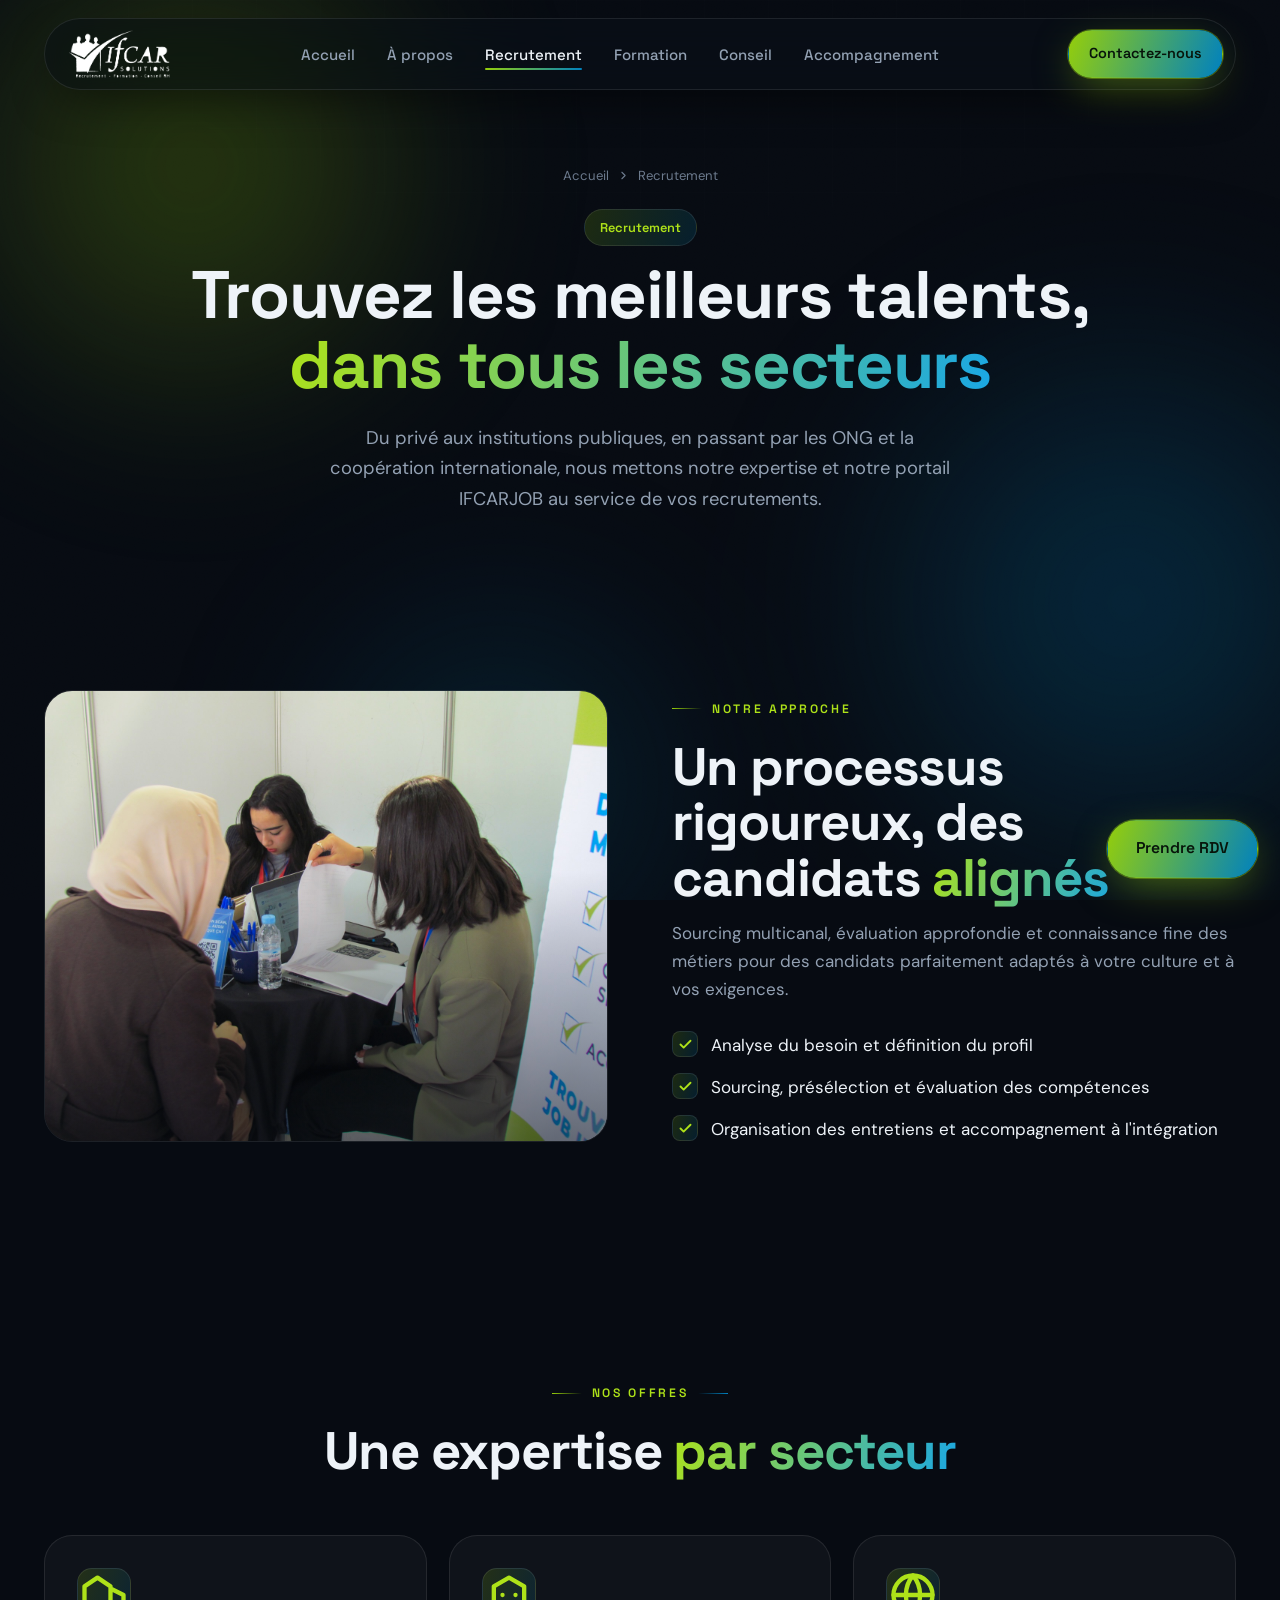
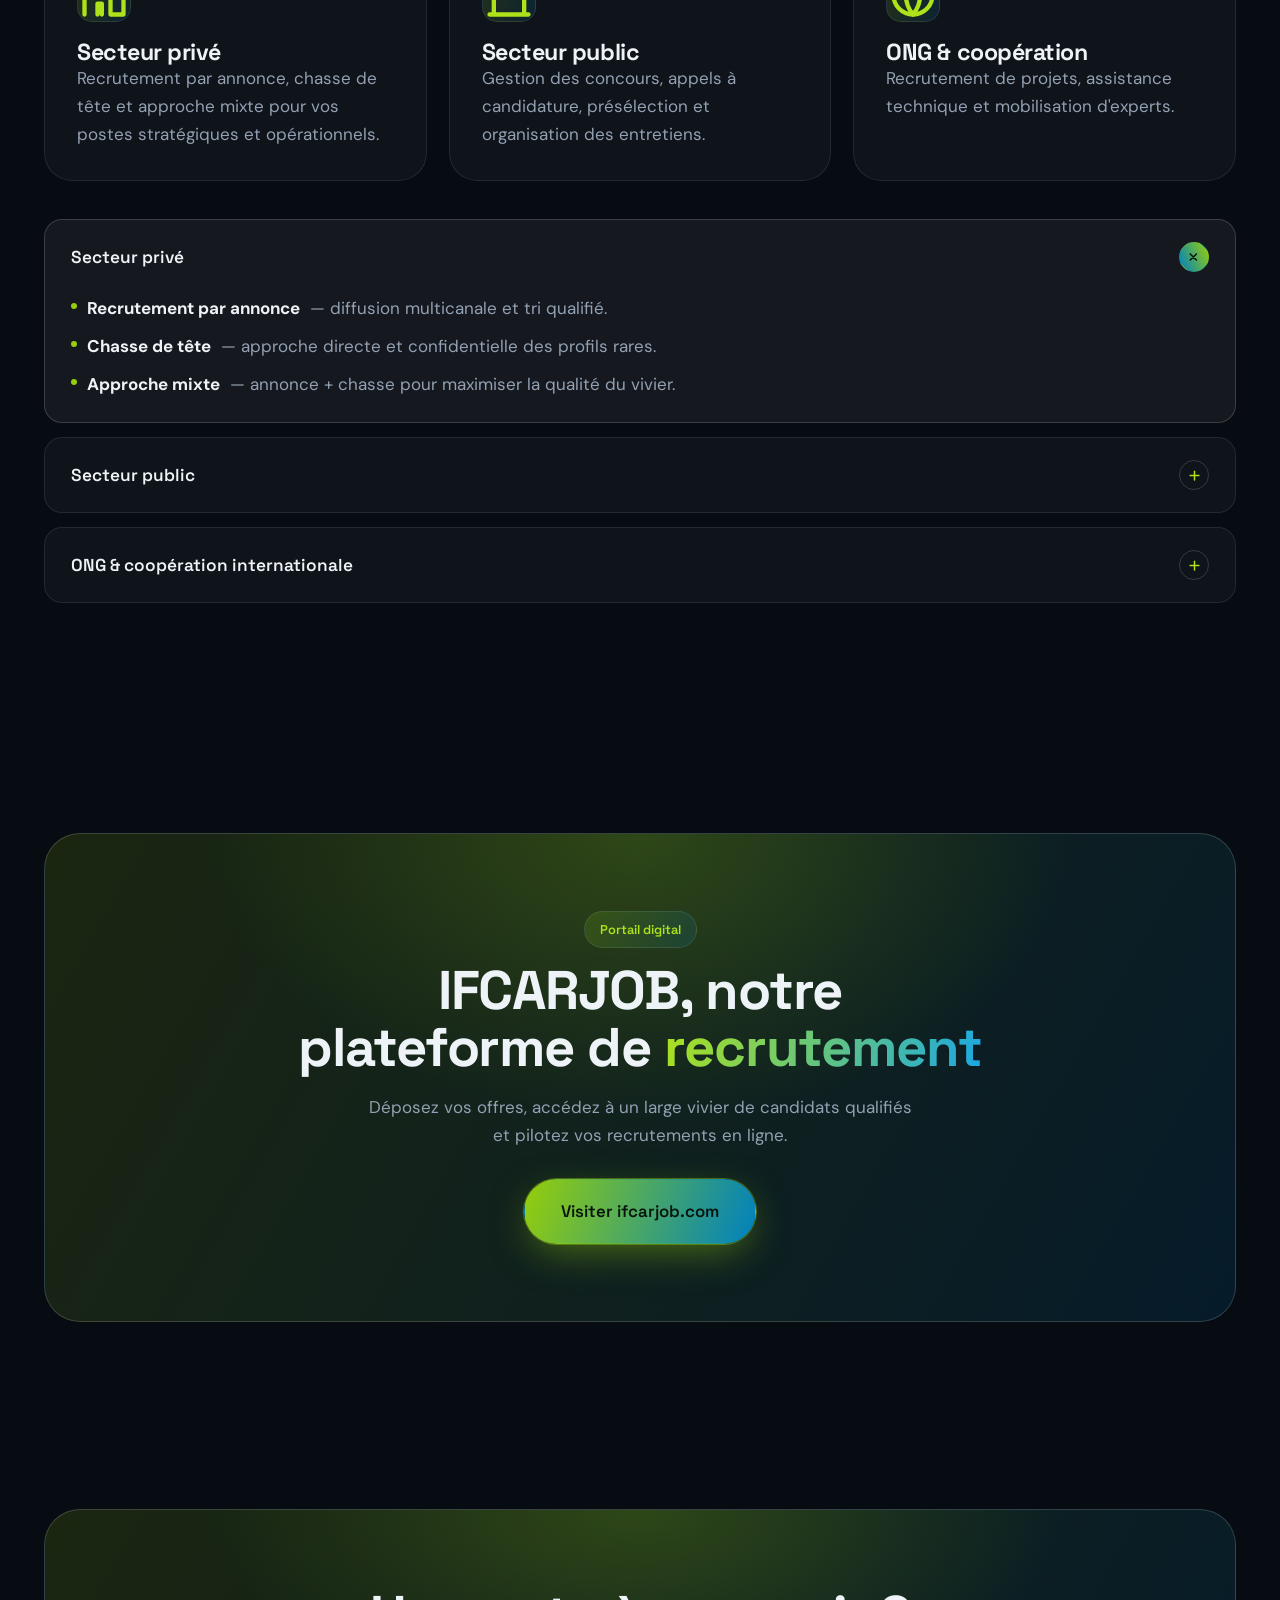
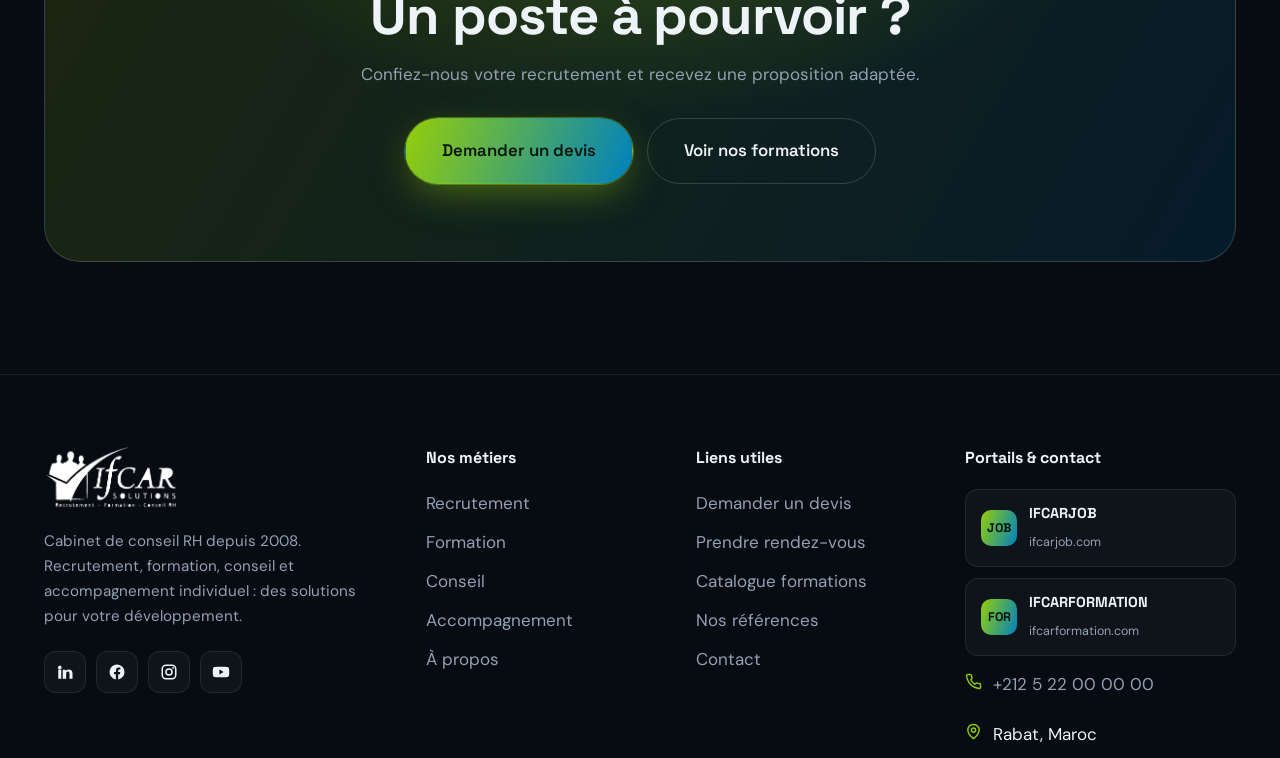
<file: recrutement.html>
<!DOCTYPE html>
<html lang="fr">
<head>
<meta charset="UTF-8" />
<meta name="viewport" content="width=device-width, initial-scale=1.0" />
<title>Recrutement — IFCAR Solutions | Privé, Public, ONG & Coopération</title>
<meta name="description" content="Recrutement IFCAR : secteur privé (annonce, chasse de tête, approche mixte), public (concours, présélection, entretiens), ONG et coopération. Portail IFCARJOB." />
<meta name="theme-color" content="#070b12" />
<link rel="canonical" href="https://www.ifcarsolutions.com/recrutement.html" />
<meta property="og:title" content="Recrutement — IFCAR Solutions | Privé, Public, ONG & Coopération" />
<link rel="icon" type="image/png" sizes="32x32" href="assets/img/favicon-32.png" />
<link rel="apple-touch-icon" href="assets/img/favicon.png" />
<link rel="manifest" href="site.webmanifest" />
<link rel="preconnect" href="https://fonts.googleapis.com" />
<link rel="preconnect" href="https://fonts.gstatic.com" crossorigin />
<link href="https://fonts.googleapis.com/css2?family=Space+Grotesk:wght@500;600;700&family=DM+Sans:opsz,wght@9..40,400;9..40,500;9..40,600&display=swap" rel="stylesheet" />
<link rel="stylesheet" href="assets/css/style.css" />
</head>
<body>
<a class="skip" href="#main">Aller au contenu</a>
<div class="bg-orbs"><span class="orb g"></span><span class="orb b"></span><span class="orb b2"></span></div>
<div class="bg-grid"></div>
<div class="bg-noise"></div>
<div class="cursor-glow"></div>
<header class="header">
  <div class="container">
    <div class="nav">
      <a target="_blank" rel="noopener" href="index.html" class="brand" aria-label="IFCAR Solutions"><img src="assets/img/logo-white.png" alt="IFCAR Solutions" /></a>
      <nav class="nav-desktop" aria-label="Navigation principale">
        <ul class="nav-list">
          <li><a target="_blank" rel="noopener" href="index.html" class="nav-link" data-page="index.html">Accueil</a></li>
          <li><a target="_blank" rel="noopener" href="a-propos.html" class="nav-link" data-page="a-propos.html">À propos</a></li>
          <li><a target="_blank" rel="noopener" href="recrutement.html" class="nav-link" data-page="recrutement.html">Recrutement</a></li>
          <li><a target="_blank" rel="noopener" href="formation.html" class="nav-link" data-page="formation.html">Formation</a></li>
          <li><a target="_blank" rel="noopener" href="conseil.html" class="nav-link" data-page="conseil.html">Conseil</a></li>
          <li><a target="_blank" rel="noopener" href="accompagnement.html" class="nav-link" data-page="accompagnement.html">Accompagnement</a></li>
        </ul>
      </nav>
      <div class="nav-actions">
        <a target="_blank" rel="noopener" href="contact.html" class="btn btn--primary btn--sm" data-magnetic><span>Contactez-nous</span></a>
        <button class="burger" aria-label="Menu" aria-expanded="false" aria-controls="mobile"><span></span><span></span><span></span></button>
      </div>
    </div>
  </div>
</header>
<div class="mobile" id="mobile" aria-hidden="true">
  <div class="mobile__inner">
    <a target="_blank" rel="noopener" href="index.html" class="m-link" data-page="index.html">Accueil</a>
    <a target="_blank" rel="noopener" href="a-propos.html" class="m-link" data-page="a-propos.html">À propos</a>
    <a target="_blank" rel="noopener" href="recrutement.html" class="m-link" data-page="recrutement.html">Recrutement</a>
    <a target="_blank" rel="noopener" href="formation.html" class="m-link" data-page="formation.html">Formation</a>
    <a target="_blank" rel="noopener" href="conseil.html" class="m-link" data-page="conseil.html">Conseil</a>
    <a target="_blank" rel="noopener" href="accompagnement.html" class="m-link" data-page="accompagnement.html">Accompagnement</a>
    <a target="_blank" rel="noopener" href="contact.html" class="m-link" data-page="contact.html">Contact</a>
    <div class="mobile__cta">
      <a target="_blank" rel="noopener" href="contact.html" class="btn btn--primary btn--lg"><span>Demander un devis</span></a>
      <a target="_blank" rel="noopener" href="formation.html" class="btn btn--ghost btn--lg"><span>Nos formations</span></a>
    </div>
  </div>
</div>
<main id="main">
<section class="page-hero">
  <div class="container">
    <nav class="crumb reveal"><a target="_blank" rel="noopener" href="index.html">Accueil</a><svg viewBox="0 0 24 24" fill="none" stroke="currentColor" stroke-width="2"><path d="m9 6 6 6-6 6" stroke-linecap="round" stroke-linejoin="round"/></svg><span>Recrutement</span></nav>
    <div class="reveal" data-d="1"><span class="tag-pill">Recrutement</span></div>
    <h1 class="reveal balance mt-s" data-d="1">Trouvez les meilleurs talents, <span class="display-grad">dans tous les secteurs</span></h1>
    <p class="reveal" data-d="2">Du privé aux institutions publiques, en passant par les ONG et la coopération internationale, nous mettons notre expertise et notre portail IFCARJOB au service de vos recrutements.</p>
  </div>
</section>
<section class="section"><div class="container"><div class="split">
     <div class="split__media reveal tilt"><img src="assets/img/recrutement-conseil.jpg" alt="Entretien de recrutement IFCAR" /></div>
     <div class="reveal" data-d="1"><span class="kicker">Notre approche</span><h2 class="balance">Un processus rigoureux, des candidats <span class="display-grad">alignés</span></h2>
       <p class="muted mt-s">Sourcing multicanal, évaluation approfondie et connaissance fine des métiers pour des candidats parfaitement adaptés à votre culture et à vos exigences.</p>
       <ul class="checks"><li><span class="tk"><svg viewBox="0 0 24 24" fill="none" stroke="currentColor" stroke-width="3"><path d="M20 6 9 17l-5-5" stroke-linecap="round" stroke-linejoin="round"/></svg></span><span>Analyse du besoin et définition du profil</span></li><li><span class="tk"><svg viewBox="0 0 24 24" fill="none" stroke="currentColor" stroke-width="3"><path d="M20 6 9 17l-5-5" stroke-linecap="round" stroke-linejoin="round"/></svg></span><span>Sourcing, présélection et évaluation des compétences</span></li><li><span class="tk"><svg viewBox="0 0 24 24" fill="none" stroke="currentColor" stroke-width="3"><path d="M20 6 9 17l-5-5" stroke-linecap="round" stroke-linejoin="round"/></svg></span><span>Organisation des entretiens et accompagnement à l'intégration</span></li></ul>
     </div></div></div></section>
   <section class="section"><div class="container"><div class="sec-head c reveal"><span class="kicker c">Nos offres</span><h2>Une expertise <span class="display-grad">par secteur</span></h2></div>
     <div class="grid g-3" style="margin-bottom:38px">
       <div class="glass reveal sc"><div class="ic" style="width:54px;height:54px;border-radius:15px;display:grid;place-items:center;background:var(--grad-soft);border:1px solid var(--border);color:var(--green-bright);margin-bottom:18px"><svg viewBox="0 0 24 24" fill="none" stroke="currentColor" stroke-width="2"><path d="M3 21V8l6-4 6 4v13M9 21v-5h2v5M15 21h6V12l-6-3" stroke-linecap="round" stroke-linejoin="round"/></svg></div><h3>Secteur privé</h3><p class="muted">Recrutement par annonce, chasse de tête et approche mixte pour vos postes stratégiques et opérationnels.</p></div>
       <div class="glass reveal sc" data-d="1"><div class="ic" style="width:54px;height:54px;border-radius:15px;display:grid;place-items:center;background:var(--grad-soft);border:1px solid var(--border);color:var(--green-bright);margin-bottom:18px"><svg viewBox="0 0 24 24" fill="none" stroke="currentColor" stroke-width="2"><path d="M3 21h18M5 21V8l7-4 7 4v13M9 12h.01M15 12h.01" stroke-linecap="round" stroke-linejoin="round"/></svg></div><h3>Secteur public</h3><p class="muted">Gestion des concours, appels à candidature, présélection et organisation des entretiens.</p></div>
       <div class="glass reveal sc" data-d="2"><div class="ic" style="width:54px;height:54px;border-radius:15px;display:grid;place-items:center;background:var(--grad-soft);border:1px solid var(--border);color:var(--green-bright);margin-bottom:18px"><svg viewBox="0 0 24 24" fill="none" stroke="currentColor" stroke-width="2"><circle cx="12" cy="12" r="9"/><path d="M3 12h18M12 3a14 14 0 0 1 0 18 14 14 0 0 1 0-18z" stroke-linecap="round" stroke-linejoin="round"/></svg></div><h3>ONG &amp; coopération</h3><p class="muted">Recrutement de projets, assistance technique et mobilisation d'experts.</p></div>
     </div>
     <div class="acc reveal" data-single="true">
       <div class="acc-item open"><button class="acc-head">Secteur privé <span class="pl"><svg viewBox="0 0 24 24" fill="none" stroke="currentColor" stroke-width="2.4"><path d="M12 5v14M5 12h14" stroke-linecap="round"/></svg></span></button><div class="acc-body"><div class="acc-body__in"><ul><li><b>Recrutement par annonce</b> — diffusion multicanale et tri qualifié.</li><li><b>Chasse de tête</b> — approche directe et confidentielle des profils rares.</li><li><b>Approche mixte</b> — annonce + chasse pour maximiser la qualité du vivier.</li></ul></div></div></div>
       <div class="acc-item"><button class="acc-head">Secteur public <span class="pl"><svg viewBox="0 0 24 24" fill="none" stroke="currentColor" stroke-width="2.4"><path d="M12 5v14M5 12h14" stroke-linecap="round"/></svg></span></button><div class="acc-body"><div class="acc-body__in"><ul><li><b>Gestion des concours</b> — organisation conforme à la réglementation.</li><li><b>Appels à candidature</b> — rédaction, diffusion et gestion.</li><li><b>Présélection</b> — évaluation objective sur critères définis.</li><li><b>Organisation des entretiens</b> — logistique, jurys et grilles.</li></ul></div></div></div>
       <div class="acc-item"><button class="acc-head">ONG &amp; coopération internationale <span class="pl"><svg viewBox="0 0 24 24" fill="none" stroke="currentColor" stroke-width="2.4"><path d="M12 5v14M5 12h14" stroke-linecap="round"/></svg></span></button><div class="acc-body"><div class="acc-body__in"><ul><li><b>Recrutement de projets</b> — mobilisation rapide d'équipes.</li><li><b>Assistance technique</b> — identification et mise à disposition d'experts.</li><li><b>Conformité bailleurs</b> — processus alignés sur les exigences internationales.</li></ul></div></div></div>
     </div></div></section>
   <section class="section"><div class="container"><div class="cta reveal sc"><div class="cta__in"><span class="tag-pill">Portail digital</span><h2 class="mt-s balance">IFCARJOB, notre plateforme de <span class="display-grad">recrutement</span></h2><p>Déposez vos offres, accédez à un large vivier de candidats qualifiés et pilotez vos recrutements en ligne.</p><div class="btn-row"><a href="https://www.ifcarjob.com" target="_blank" rel="noopener" class="btn btn--primary btn--lg" data-magnetic><span>Visiter ifcarjob.com</span></a></div></div></div></div></section>
   <section class="section--tight"><div class="container"><div class="cta reveal sc"><div class="cta__in">
    <h2 class="balance">Un poste à pourvoir ?</h2><p>Confiez-nous votre recrutement et recevez une proposition adaptée.</p>
    <div class="btn-row"><a target="_blank" rel="noopener" href="contact.html" class="btn btn--primary btn--lg" data-magnetic><span>Demander un devis</span></a><a target="_blank" rel="noopener" href="formation.html" class="btn btn--line btn--lg"><span>Voir nos formations</span></a></div>
    </div></div></div></section>
</main>
<footer class="footer">
  <div class="container">
    <div class="footer__grid">
      <div class="footer__brand">
        <img src="assets/img/logo-white.png" alt="IFCAR Solutions" />
        <p>Cabinet de conseil RH depuis 2008. Recrutement, formation, conseil et accompagnement individuel : des solutions pour votre développement.</p>
        <div class="socials">
          <a href="#" aria-label="LinkedIn"><svg viewBox="0 0 24 24" fill="currentColor"><path d="M4.98 3.5A2.5 2.5 0 1 1 5 8.5a2.5 2.5 0 0 1-.02-5zM3 9h4v12H3zM9 9h3.8v1.7h.05c.53-1 1.83-2.05 3.77-2.05C20.5 8.65 22 10.8 22 14v7h-4v-6.2c0-1.5-.03-3.4-2.07-3.4-2.07 0-2.39 1.62-2.39 3.3V21H9z"/></svg></a>
          <a href="#" aria-label="Facebook"><svg viewBox="0 0 24 24" fill="currentColor"><path d="M22 12a10 10 0 1 0-11.5 9.9v-7H8v-2.9h2.5V9.8c0-2.5 1.5-3.9 3.8-3.9 1.1 0 2.2.2 2.2.2v2.5h-1.3c-1.2 0-1.6.8-1.6 1.6v1.8h2.8l-.45 2.9h-2.35v7A10 10 0 0 0 22 12z"/></svg></a>
          <a href="#" aria-label="Instagram"><svg viewBox="0 0 24 24" fill="none" stroke="currentColor" stroke-width="2"><rect x="3" y="3" width="18" height="18" rx="5"/><circle cx="12" cy="12" r="4"/><circle cx="17.5" cy="6.5" r="1.2" fill="currentColor" stroke="none"/></svg></a>
          <a href="#" aria-label="YouTube"><svg viewBox="0 0 24 24" fill="currentColor"><path d="M23 12s0-3.3-.4-4.8a2.5 2.5 0 0 0-1.8-1.8C19.3 5 12 5 12 5s-7.3 0-8.8.4a2.5 2.5 0 0 0-1.8 1.8C1 8.7 1 12 1 12s0 3.3.4 4.8a2.5 2.5 0 0 0 1.8 1.8C4.7 19 12 19 12 19s7.3 0 8.8-.4a2.5 2.5 0 0 0 1.8-1.8C23 15.3 23 12 23 12zM9.8 15.3V8.7l5.7 3.3z"/></svg></a>
        </div>
      </div>
      <div><h5>Nos métiers</h5><ul><li><a target="_blank" rel="noopener" href="recrutement.html">Recrutement</a></li><li><a target="_blank" rel="noopener" href="formation.html">Formation</a></li><li><a target="_blank" rel="noopener" href="conseil.html">Conseil</a></li><li><a target="_blank" rel="noopener" href="accompagnement.html">Accompagnement</a></li><li><a target="_blank" rel="noopener" href="a-propos.html">À propos</a></li></ul></div>
      <div><h5>Liens utiles</h5><ul><li><a target="_blank" rel="noopener" href="contact.html">Demander un devis</a></li><li><a target="_blank" rel="noopener" href="contact.html">Prendre rendez-vous</a></li><li><a target="_blank" rel="noopener" href="formation.html">Catalogue formations</a></li><li><a target="_blank" rel="noopener" href="index.html#references">Nos références</a></li><li><a target="_blank" rel="noopener" href="contact.html">Contact</a></li></ul></div>
      <div>
        <h5>Portails &amp; contact</h5>
        <a href="https://www.ifcarjob.com" target="_blank" rel="noopener" class="portal-link"><span class="pic">JOB</span><div><strong>IFCARJOB</strong><small>ifcarjob.com</small></div></a>
        <a href="https://www.ifcarformation.com" target="_blank" rel="noopener" class="portal-link"><span class="pic">FOR</span><div><strong>IFCARFORMATION</strong><small>ifcarformation.com</small></div></a>
        <ul class="foot-contact" style="margin-top:14px">
          <li><svg viewBox="0 0 24 24" fill="none" stroke="currentColor" stroke-width="2"><path d="M22 16.9v3a2 2 0 0 1-2.2 2 19.8 19.8 0 0 1-8.6-3 19.5 19.5 0 0 1-6-6 19.8 19.8 0 0 1-3-8.6A2 2 0 0 1 4.1 2h3a2 2 0 0 1 2 1.7c.1 1 .4 1.9.7 2.8a2 2 0 0 1-.5 2.1L8.1 9.9a16 16 0 0 0 6 6l1.3-1.3a2 2 0 0 1 2.1-.4c.9.3 1.8.6 2.8.7a2 2 0 0 1 1.7 2z" stroke-linecap="round" stroke-linejoin="round"/></svg><a href="tel:+212522000000">+212 5 22 00 00 00</a></li>
          <li><svg viewBox="0 0 24 24" fill="none" stroke="currentColor" stroke-width="2"><path d="M20 10c0 6-8 12-8 12s-8-6-8-12a8 8 0 0 1 16 0z" stroke-linecap="round" stroke-linejoin="round"/><circle cx="12" cy="10" r="3"/></svg><span>Rabat, Maroc</span></li>
        </ul>
      </div>
    </div>
    <div class="footer__bottom">
      <span>&copy; <span id="year">2026</span> IFCAR Solutions. Tous droits r&eacute;serv&eacute;s.</span>
      <span>Recrutement &middot; Formation &middot; Conseil RH &mdash; depuis 2008</span>
    </div>
  </div>
</footer>
<a target="_blank" rel="noopener" href="contact.html" class="btn btn--primary float-cta" data-magnetic><span>Prendre RDV</span></a>
<script src="assets/js/main.js"></script>
</body>
</html>
</file>
<file: assets/css/style.css>
/* =================================================================
   IFCAR SOLUTIONS — Proposition 2
   Thème sombre · premium · animé · agence/tech
   Charte : Vert #95ce0a · Bleu #0081bf
   ================================================================= */

/* ---------- Tokens ---------- */
:root {
  --green: #95ce0a;
  --green-bright: #aee219;
  --blue: #0081bf;
  --blue-bright: #19a7e6;

  --bg: #070b12;
  --bg-2: #0b1019;
  --surface: rgba(255,255,255,.035);
  --surface-2: rgba(255,255,255,.06);
  --border: rgba(255,255,255,.09);
  --border-bright: rgba(255,255,255,.16);

  --ink: #eef3f8;
  --muted: #93a1b3;
  --muted-2: #6c7a8d;

  --grad: linear-gradient(110deg, var(--green) 0%, var(--blue) 100%);
  --grad-soft: linear-gradient(110deg, rgba(149,206,10,.16), rgba(0,129,191,.16));
  --glow-green: 0 0 0 1px rgba(149,206,10,.4), 0 12px 40px -8px rgba(149,206,10,.5);
  --glow-blue: 0 12px 40px -10px rgba(0,129,191,.6);

  --r: 18px;
  --r-lg: 28px;
  --r-xl: 36px;
  --pill: 999px;
  --container: 1240px;
  --ease: cubic-bezier(.2,.7,.2,1);
  --ease-out: cubic-bezier(.16,1,.3,1);

  --font-display: "Space Grotesk", system-ui, sans-serif;
  --font-body: "DM Sans", system-ui, sans-serif;
}

/* ---------- Reset ---------- */
*,*::before,*::after { box-sizing: border-box; }
* { margin: 0; }
html { scroll-behavior: smooth; -webkit-text-size-adjust: 100%; scroll-padding-top: 110px; overflow-x: hidden; }
body {
  font-family: var(--font-body); background: var(--bg); color: var(--ink);
  line-height: 1.65; font-size: 17px; overflow-x: hidden; position: relative;
  -webkit-font-smoothing: antialiased;
}
img,svg,video { display: block; max-width: 100%; }
a { color: inherit; text-decoration: none; }
ul { list-style: none; padding: 0; }
button,input,textarea,select { font: inherit; color: inherit; }
h1,h2,h3,h4 { font-family: var(--font-display); font-weight: 700; line-height: 1.05; letter-spacing: -.02em; }
:focus-visible { outline: 2px solid var(--green); outline-offset: 3px; border-radius: 4px; }

/* ---------- Animated background ---------- */
.bg-orbs { position: fixed; inset: 0; z-index: -2; overflow: hidden; pointer-events: none; }
.orb { position: absolute; border-radius: 50%; filter: blur(90px); opacity: .55; }
.orb.g { width: 46vw; height: 46vw; background: radial-gradient(circle, rgba(149,206,10,.55), transparent 70%); top: -10vw; left: -8vw; animation: float1 22s var(--ease) infinite; }
.orb.b { width: 52vw; height: 52vw; background: radial-gradient(circle, rgba(0,129,191,.55), transparent 70%); top: 30vh; right: -14vw; animation: float2 26s var(--ease) infinite; }
.orb.b2 { width: 38vw; height: 38vw; background: radial-gradient(circle, rgba(0,129,191,.4), transparent 70%); bottom: -10vw; left: 20vw; animation: float1 30s var(--ease) infinite reverse; }
@keyframes float1 { 0%,100%{ transform: translate(0,0) scale(1);} 50%{ transform: translate(6vw,4vh) scale(1.15);} }
@keyframes float2 { 0%,100%{ transform: translate(0,0) scale(1);} 50%{ transform: translate(-5vw,6vh) scale(.9);} }
.bg-grid {
  position: fixed; inset: 0; z-index: -2; pointer-events: none; opacity: .4;
  background-image: linear-gradient(rgba(255,255,255,.025) 1px, transparent 1px),
                    linear-gradient(90deg, rgba(255,255,255,.025) 1px, transparent 1px);
  background-size: 64px 64px;
  mask-image: radial-gradient(ellipse 100% 60% at 50% 0%, #000 30%, transparent 75%);
}
.bg-noise { position: fixed; inset: 0; z-index: -1; pointer-events: none; opacity: .04; mix-blend-mode: overlay;
  background-image: url("data:image/svg+xml,%3Csvg xmlns='http://www.w3.org/2000/svg' width='120' height='120'%3E%3Cfilter id='n'%3E%3CfeTurbulence type='fractalNoise' baseFrequency='.9' numOctaves='3'/%3E%3C/filter%3E%3Crect width='100%25' height='100%25' filter='url(%23n)'/%3E%3C/svg%3E"); }
@media (prefers-reduced-motion: reduce){ .orb{ animation: none !important; } }

/* cursor glow */
.cursor-glow { position: fixed; top: 0; left: 0; width: 440px; height: 440px; border-radius: 50%; z-index: 0; pointer-events: none;
  background: radial-gradient(circle, rgba(149,206,10,.10), transparent 65%); transform: translate(-50%,-50%); transition: opacity .4s; opacity: 0; }
@media (hover:hover){ .cursor-glow.on{ opacity: 1; } }

/* ---------- Layout ---------- */
.container { width: 100%; max-width: var(--container); margin-inline: auto; padding-inline: 24px; }
.section { position: relative; padding-block: clamp(64px, 9vw, 130px); }
.section--tight { padding-block: clamp(40px, 6vw, 72px); }
.grid { display: grid; gap: 22px; }
@media (min-width:760px){ .g-2{ grid-template-columns: repeat(2,1fr);} }
@media (min-width:960px){ .g-3{ grid-template-columns: repeat(3,1fr);} .g-4{ grid-template-columns: repeat(4,1fr);} }
@media (max-width:959px){ .g-4{ grid-template-columns: repeat(2,1fr);} }

/* ---------- Typo helpers ---------- */
.kicker { display: inline-flex; align-items: center; gap: 10px; font-family: var(--font-display); font-weight: 600;
  font-size: .76rem; letter-spacing: .22em; text-transform: uppercase; color: var(--green-bright); margin-bottom: 20px; }
.kicker::before { content:""; width: 30px; height: 1px; background: linear-gradient(90deg, var(--green), transparent); }
.kicker.c { justify-content: center; }
.kicker.c::after { content:""; width: 30px; height: 1px; background: linear-gradient(90deg, transparent, var(--blue)); }
h1,.h1 { font-size: clamp(2.6rem, 6.5vw, 5rem); }
h2,.h2 { font-size: clamp(2rem, 4.2vw, 3.3rem); }
h3 { font-size: clamp(1.2rem, 2vw, 1.45rem); }
.display-grad { background: linear-gradient(110deg, var(--green-bright), var(--blue-bright)); -webkit-background-clip: text; background-clip: text; color: transparent; }
.lead { font-size: clamp(1.05rem, 1.6vw, 1.28rem); color: var(--muted); }
.muted { color: var(--muted); }
.sec-head { max-width: 760px; margin-bottom: 56px; }
.sec-head.c { margin-inline: auto; text-align: center; }
.balance { text-wrap: balance; }

/* ---------- Buttons ---------- */
.btn { position: relative; display: inline-flex; align-items: center; justify-content: center; gap: 10px; overflow: hidden;
  font-family: var(--font-display); font-weight: 600; font-size: .98rem; padding: 15px 28px; border-radius: var(--pill);
  border: 1px solid transparent; cursor: pointer; transition: transform .3s var(--ease-out), box-shadow .3s, border-color .3s, background .3s; white-space: nowrap; }
.btn svg { width: 18px; height: 18px; position: relative; z-index: 1; }
.btn span { position: relative; z-index: 1; }
.btn::after { content:""; position: absolute; inset: 0; transform: translateX(-120%); transition: transform .6s var(--ease-out);
  background: linear-gradient(90deg, transparent, rgba(255,255,255,.35), transparent); }
.btn:hover::after { transform: translateX(120%); }
.btn--primary { background: var(--grad); color: #07140a; box-shadow: var(--glow-green); }
.btn--primary:hover { transform: translateY(-3px); box-shadow: 0 0 0 1px rgba(149,206,10,.5), 0 20px 50px -10px rgba(149,206,10,.6); }
.btn--ghost { background: var(--surface); color: var(--ink); border-color: var(--border-bright); backdrop-filter: blur(8px); }
.btn--ghost:hover { transform: translateY(-3px); border-color: var(--green); background: var(--surface-2); }
.btn--line { background: transparent; color: var(--ink); border-color: var(--border-bright); }
.btn--line:hover { border-color: var(--green); color: var(--green-bright); transform: translateY(-3px); }
.btn--sm { padding: 11px 20px; font-size: .9rem; }
.btn--lg { padding: 18px 36px; font-size: 1.05rem; }
.btn-row { display: flex; flex-wrap: wrap; gap: 14px; }

/* ---------- Header / Nav ---------- */
.header { position: fixed; top: 0; left: 0; right: 0; z-index: 200; padding: 18px 0; transition: padding .4s var(--ease), transform .5s var(--ease); }
.header.hidden { transform: translateY(-130%); }
.nav { display: flex; align-items: center; justify-content: space-between; gap: 20px;
  padding: 10px 12px 10px 22px; border-radius: var(--pill);
  background: rgba(10,15,23,.6); border: 1px solid var(--border); backdrop-filter: blur(18px) saturate(160%);
  box-shadow: 0 18px 50px -20px rgba(0,0,0,.8); transition: padding .4s var(--ease); }
.scrolled .nav { background: rgba(10,15,23,.85); border-color: var(--border-bright); }
.brand { display: flex; align-items: center; flex-shrink: 0; }
.brand img { height: 50px; width: auto; transition: height .4s var(--ease); }
.scrolled .brand img { height: 44px; }
.nav-desktop { display: flex; }
.nav-list { display: flex; align-items: center; gap: 2px; }
.nav-link { position: relative; font-family: var(--font-display); font-weight: 500; font-size: .94rem; color: var(--muted);
  padding: 9px 15px; border-radius: var(--pill); transition: color .25s, background .25s; white-space: nowrap; }
.nav-link:hover { color: var(--ink); background: var(--surface-2); }
.nav-link.active { color: var(--ink); }
.nav-link.active::before { content:""; position: absolute; left: 15px; right: 15px; bottom: 3px; height: 2px; border-radius: 2px; background: var(--grad); }
.nav-actions { display: flex; align-items: center; gap: 10px; flex-shrink: 0; }
.burger { display: none; position: relative; width: 46px; height: 46px; border-radius: 50%; border: 1px solid var(--border-bright);
  background: var(--surface); cursor: pointer; }
.burger span { position: absolute; left: 13px; width: 20px; height: 2px; background: var(--ink); border-radius: 2px; transition: .35s var(--ease); }
.burger span:nth-child(1){ top: 18px; } .burger span:nth-child(2){ top: 23px; } .burger span:nth-child(3){ top: 28px; }
.burger[aria-expanded="true"] span:nth-child(1){ top:23px; transform: rotate(45deg);}
.burger[aria-expanded="true"] span:nth-child(2){ opacity:0;}
.burger[aria-expanded="true"] span:nth-child(3){ top:23px; transform: rotate(-45deg);}

@media (max-width:1040px){
  .nav-desktop { display: none; }
  .burger { display: block; }
  .nav-actions .btn { display: none; }
}

/* mobile menu */
.mobile { position: fixed; inset: 0; z-index: 190; background: rgba(7,11,18,.96); backdrop-filter: blur(20px);
  clip-path: circle(0% at calc(100% - 40px) 40px); transition: clip-path .6s var(--ease); visibility: hidden; display: flex; flex-direction: column; }
.mobile.open { clip-path: circle(160% at calc(100% - 40px) 40px); visibility: visible; }
.mobile__inner { padding: 120px 30px 40px; display: flex; flex-direction: column; gap: 4px; min-height: 100%; }
.mobile a.m-link { font-family: var(--font-display); font-weight: 600; font-size: 1.7rem; color: var(--ink); padding: 16px 4px;
  border-bottom: 1px solid var(--border); display: flex; justify-content: space-between; align-items: center; opacity: 0; transform: translateX(30px); }
.mobile.open a.m-link { animation: mIn .5s var(--ease-out) forwards; }
.mobile a.m-link:nth-child(1){ animation-delay:.08s;} .mobile a.m-link:nth-child(2){ animation-delay:.14s;}
.mobile a.m-link:nth-child(3){ animation-delay:.2s;} .mobile a.m-link:nth-child(4){ animation-delay:.26s;}
.mobile a.m-link:nth-child(5){ animation-delay:.32s;} .mobile a.m-link:nth-child(6){ animation-delay:.38s;} .mobile a.m-link:nth-child(7){ animation-delay:.44s;}
@keyframes mIn { to { opacity:1; transform:none; } }
.mobile a.m-link span { color: var(--green-bright); }
.mobile__cta { margin-top: 28px; display: grid; gap: 12px; }
.mobile__cta .btn { width: 100%; }

/* ---------- Hero ---------- */
.hero { position: relative; padding-top: 170px; padding-bottom: clamp(60px,8vw,110px); }
.hero__inner { text-align: center; max-width: 980px; margin-inline: auto; }
.hero .badge { display: inline-flex; align-items: center; gap: 9px; padding: 8px 16px 8px 10px; border-radius: var(--pill);
  background: var(--surface); border: 1px solid var(--border); font-size: .84rem; color: var(--muted); margin-bottom: 28px; }
.hero .badge b { color: var(--ink); font-weight: 600; }
.hero .badge .dot { width: 8px; height: 8px; border-radius: 50%; background: var(--green); box-shadow: 0 0 12px var(--green); animation: pulse 2s infinite; }
@keyframes pulse { 0%,100%{ box-shadow: 0 0 8px var(--green);} 50%{ box-shadow: 0 0 18px 3px var(--green);} }
.hero h1 { font-size: clamp(2.15rem, 7vw, 5.4rem); }
@media (max-width:480px){ .hero h1 { font-size: clamp(2rem, 8.5vw, 2.6rem); word-break: break-word; } }
.hero h1 em { font-style: normal; background: linear-gradient(110deg, var(--green-bright), var(--blue-bright)); -webkit-background-clip: text; background-clip: text; color: transparent; }
.hero p { max-width: 640px; margin: 26px auto 0; font-size: clamp(1.05rem,1.6vw,1.25rem); color: var(--muted); }
.hero .btn-row { justify-content: center; margin-top: 38px; }
.hero__stats { display: flex; flex-wrap: wrap; justify-content: center; gap: 14px; margin-top: 46px; }
.stat-chip { display: flex; align-items: center; gap: 10px; padding: 12px 20px; border-radius: var(--pill); background: var(--surface); border: 1px solid var(--border); }
.stat-chip b { font-family: var(--font-display); font-size: 1.4rem; background: var(--grad); -webkit-background-clip: text; background-clip: text; color: transparent; }
.stat-chip span { font-size: .85rem; color: var(--muted); }

/* page hero */
.page-hero { position: relative; padding: 160px 0 60px; text-align: center; }
.page-hero h1 { font-size: clamp(2.4rem,5.5vw,4.2rem); }
.page-hero p { max-width: 640px; margin: 22px auto 0; color: var(--muted); font-size: 1.15rem; }
.crumb { display: inline-flex; gap: 8px; align-items: center; font-size: .82rem; color: var(--muted-2); margin-bottom: 22px; }
.crumb a:hover { color: var(--green-bright); }
.crumb svg { width: 13px; height: 13px; }

/* ---------- Marquee strip ---------- */
.strip { border-block: 1px solid var(--border); overflow: hidden; background: rgba(255,255,255,.015); }
.strip__track { display: flex; gap: 0; width: max-content; animation: scrollx 28s linear infinite; }
.strip:hover .strip__track { animation-play-state: paused; }
.strip__group { display: flex; align-items: center; gap: 0; flex-shrink: 0; }
.strip__item { display: inline-flex; align-items: center; gap: 16px; padding: 20px 30px; font-family: var(--font-display); font-weight: 600; font-size: 1.05rem; color: var(--muted); }
.strip__item svg { width: 18px; height: 18px; color: var(--green); }
@keyframes scrollx { to { transform: translateX(-50%); } }

/* ---------- Cards / glass ---------- */
.glass { position: relative; background: var(--surface); border: 1px solid var(--border); border-radius: var(--r-lg);
  padding: 32px; transition: transform .4s var(--ease-out), border-color .4s, background .4s; overflow: hidden; height: 100%; }
.glass::before { content:""; position: absolute; inset: 0; border-radius: inherit; padding: 1px; opacity: 0; transition: opacity .4s;
  background: var(--grad); -webkit-mask: linear-gradient(#000 0 0) content-box, linear-gradient(#000 0 0); -webkit-mask-composite: xor; mask-composite: exclude; }
.glass:hover { transform: translateY(-6px); background: var(--surface-2); border-color: transparent; }
.glass:hover::before { opacity: 1; }

/* ---------- Bento ---------- */
.bento { display: grid; gap: 18px; grid-template-columns: repeat(6, 1fr); grid-auto-rows: minmax(150px, auto); }
.bento > * { grid-column: span 6; }
@media (min-width:760px){
  .bento .b-lg { grid-column: span 4; grid-row: span 2; }
  .bento .b-sm { grid-column: span 2; }
  .bento .b-md { grid-column: span 3; }
}
.b-card { position: relative; display: flex; flex-direction: column; border-radius: var(--r-lg); padding: 30px; overflow: hidden;
  background: var(--surface); border: 1px solid var(--border); transition: transform .45s var(--ease-out), border-color .4s; }
.b-card:hover { transform: translateY(-5px); border-color: var(--border-bright); }
.b-card .ic { width: 54px; height: 54px; border-radius: 15px; display: grid; place-items: center; margin-bottom: 20px;
  background: var(--grad-soft); border: 1px solid var(--border); color: var(--green-bright); }
.b-card .ic svg { width: 26px; height: 26px; }
.b-card h3 { margin-bottom: 10px; }
.b-card p { color: var(--muted); font-size: .98rem; }
.b-card .more { margin-top: auto; padding-top: 18px; display: inline-flex; align-items: center; gap: 8px; font-family: var(--font-display); font-weight: 600; font-size: .9rem; color: var(--green-bright); }
.b-card .more svg { width: 16px; height: 16px; transition: transform .3s var(--ease); }
.b-card:hover .more svg { transform: translateX(5px); }
.b-card.feat { background: var(--grad-soft); }
.b-card.feat::after { content:""; position: absolute; width: 220px; height: 220px; right: -60px; top: -60px; border-radius: 50%;
  background: radial-gradient(circle, rgba(149,206,10,.25), transparent 70%); }
.b-card .big-num { font-family: var(--font-display); font-weight: 700; font-size: clamp(2.4rem,5vw,3.6rem); line-height: 1;
  background: var(--grad); -webkit-background-clip: text; background-clip: text; color: transparent; }
.b-card .big-lbl { color: var(--muted); margin-top: 8px; }

/* ---------- Tilt cards ---------- */
.tilt { transform-style: preserve-3d; transition: transform .2s var(--ease); will-change: transform; }
.tilt .tilt-inner { transform: translateZ(30px); }

/* ---------- Split / media ---------- */
.split { display: grid; gap: clamp(32px,5vw,68px); align-items: center; }
@media (min-width:920px){ .split{ grid-template-columns: 1fr 1fr; } .split.rev .split__media{ order: 2; } }
.split__media { position: relative; border-radius: var(--r-lg); overflow: hidden; border: 1px solid var(--border); }
.split__media img { width: 100%; aspect-ratio: 4/3.2; object-fit: cover; filter: saturate(1.05) contrast(1.03); transition: transform .8s var(--ease-out); }
.split__media:hover img { transform: scale(1.05); }
.split__media::after { content:""; position: absolute; inset: 0; background: linear-gradient(180deg, transparent 40%, rgba(7,11,18,.55)); }
.media-badge { position: absolute; left: 18px; bottom: 18px; z-index: 2; display: flex; align-items: center; gap: 12px;
  padding: 12px 18px; border-radius: var(--pill); background: rgba(10,15,23,.7); border: 1px solid var(--border-bright); backdrop-filter: blur(10px); }
.media-badge .ic { width: 38px; height: 38px; border-radius: 10px; background: var(--grad); display: grid; place-items: center; color: #07140a; }
.media-badge strong { font-family: var(--font-display); font-size: .92rem; display: block; }
.media-badge span { font-size: .78rem; color: var(--muted); }

/* check list */
.checks { display: grid; gap: 14px; margin-top: 28px; }
.checks li { display: flex; gap: 13px; align-items: flex-start; }
.checks .tk { flex-shrink: 0; width: 26px; height: 26px; border-radius: 8px; background: var(--grad-soft); border: 1px solid var(--border); display: grid; place-items: center; color: var(--green-bright); }
.checks .tk svg { width: 15px; height: 15px; }
.checks span { color: var(--ink); }

/* ---------- Stats band ---------- */
.stats-row { display: grid; gap: 20px; grid-template-columns: repeat(2,1fr); }
@media (min-width:840px){ .stats-row{ grid-template-columns: repeat(4,1fr); } }
.stat-box { text-align: center; padding: 30px 16px; border-radius: var(--r-lg); background: var(--surface); border: 1px solid var(--border); }
.stat-box .n { font-family: var(--font-display); font-weight: 700; font-size: clamp(2.2rem,4.5vw,3.2rem);
  background: var(--grad); -webkit-background-clip: text; background-clip: text; color: transparent; line-height: 1; }
.stat-box .l { color: var(--muted); margin-top: 10px; font-size: .95rem; }

/* ---------- Accordion ---------- */
.acc { display: grid; gap: 14px; }
.acc-item { border: 1px solid var(--border); border-radius: var(--r); background: var(--surface); overflow: hidden; transition: border-color .3s, background .3s; }
.acc-item.open { border-color: var(--border-bright); background: var(--surface-2); }
.acc-head { width: 100%; display: flex; align-items: center; justify-content: space-between; gap: 16px; padding: 22px 26px;
  background: none; border: 0; cursor: pointer; text-align: left; font-family: var(--font-display); font-weight: 600; font-size: 1.08rem; color: var(--ink); }
.acc-head .pl { flex-shrink: 0; width: 30px; height: 30px; border-radius: 50%; border: 1px solid var(--border-bright); display: grid; place-items: center; color: var(--green-bright); transition: transform .35s var(--ease), background .3s, color .3s; }
.acc-head .pl svg { width: 15px; height: 15px; }
.acc-item.open .pl { transform: rotate(135deg); background: var(--grad); color: #07140a; border-color: transparent; }
.acc-body { max-height: 0; overflow: hidden; transition: max-height .45s var(--ease); }
.acc-body__in { padding: 0 26px 24px; color: var(--muted); }
.acc-body__in ul { display: grid; gap: 10px; }
.acc-body__in li { display: flex; gap: 10px; }
.acc-body__in li::before { content:""; flex-shrink: 0; margin-top: 9px; width: 6px; height: 6px; border-radius: 50%; background: var(--green); }
.acc-body__in b { color: var(--ink); }

/* ---------- Testimonials ---------- */
.quote { display: flex; flex-direction: column; height: 100%; }
.quote .mark { font-family: var(--font-display); font-size: 3rem; line-height: .5; color: var(--green); height: 26px; }
.quote p { color: var(--ink); margin: 16px 0 22px; font-size: 1.04rem; }
.quote .who { display: flex; align-items: center; gap: 13px; margin-top: auto; }
.quote .av { width: 46px; height: 46px; border-radius: 50%; background: var(--grad); display: grid; place-items: center; color: #07140a; font-family: var(--font-display); font-weight: 700; }
.quote .who strong { display: block; font-family: var(--font-display); font-size: .95rem; }
.quote .who span { font-size: .82rem; color: var(--muted); }

/* ---------- Clients marquee ---------- */
.logos { overflow: hidden; -webkit-mask: linear-gradient(90deg, transparent, #000 8%, #000 92%, transparent); mask: linear-gradient(90deg, transparent, #000 8%, #000 92%, transparent); }
.logos__track { display: flex; gap: 16px; width: max-content; animation: scrollx var(--d,40s) linear infinite; }
.logos[data-dir="r"] .logos__track { animation-direction: reverse; }
.logos:hover .logos__track { animation-play-state: paused; }
.logos__group { display: flex; gap: 16px; flex-shrink: 0; }
.logo-chip { height: 90px; min-width: 210px; display: grid; place-items: center; padding: 0 28px; border-radius: var(--r);
  background: var(--surface); border: 1px solid var(--border); }
.logo-chip img { height: 44px; filter: grayscale(1) brightness(0) invert(.75); opacity: .6; transition: .4s var(--ease); }
.logo-chip:hover { border-color: var(--border-bright); }
.logo-chip:hover img { filter: none; opacity: 1; }
.ref-block + .ref-block { margin-top: 24px; }
.ref-block h4 { font-size: 1rem; color: var(--green-bright); margin-bottom: 16px; display: flex; align-items: center; gap: 10px; font-family: var(--font-display); }
.ref-block h4::before { content:""; width: 7px; height: 7px; border-radius: 50%; background: var(--green); }

/* ---------- IFCAR letters ---------- */
.letters { display: grid; gap: 16px; grid-template-columns: repeat(5,1fr); }
@media (max-width:820px){ .letters{ grid-template-columns: repeat(2,1fr);} }
.letter-card { text-align: center; padding: 28px 16px; border-radius: var(--r-lg); background: var(--surface); border: 1px solid var(--border);
  transition: transform .4s var(--ease-out), border-color .4s; }
.letter-card:hover { transform: translateY(-6px); border-color: var(--border-bright); }
.letter-card .ltr { font-family: var(--font-display); font-weight: 700; font-size: 2.8rem; line-height: 1;
  background: var(--grad); -webkit-background-clip: text; background-clip: text; color: transparent; }
.letter-card .wd { font-family: var(--font-display); font-weight: 600; margin-top: 10px; }
.letter-card small { color: var(--muted); font-size: .82rem; display: block; margin-top: 3px; }

/* ---------- Domain pills ---------- */
.pills { display: flex; flex-wrap: wrap; gap: 12px; }
.pill-tag { padding: 11px 20px; border-radius: var(--pill); background: var(--surface); border: 1px solid var(--border);
  font-family: var(--font-display); font-weight: 500; font-size: .92rem; transition: .3s var(--ease); }
.pill-tag:hover { border-color: var(--green); color: var(--green-bright); transform: translateY(-3px); }

.domain-grid { display: grid; gap: 14px; grid-template-columns: repeat(auto-fill, minmax(190px,1fr)); }
.domain { display: flex; align-items: center; gap: 14px; padding: 18px 20px; border-radius: var(--r); background: var(--surface); border: 1px solid var(--border); transition: .35s var(--ease); }
.domain:hover { transform: translateY(-4px); border-color: var(--border-bright); }
.domain .ic { width: 44px; height: 44px; flex-shrink: 0; border-radius: 12px; background: var(--grad-soft); border: 1px solid var(--border); display: grid; place-items: center; color: var(--green-bright); }
.domain .ic svg { width: 22px; height: 22px; }
.domain strong { font-family: var(--font-display); font-size: 1rem; }

/* ---------- CTA ---------- */
.cta { position: relative; overflow: hidden; border-radius: var(--r-xl); padding: clamp(44px,6vw,80px); text-align: center;
  background: linear-gradient(120deg, rgba(149,206,10,.14), rgba(0,129,191,.14)); border: 1px solid var(--border-bright); }
.cta::before { content:""; position: absolute; inset: 0; background: radial-gradient(60% 100% at 50% 0%, rgba(149,206,10,.22), transparent 60%); }
.cta__in { position: relative; }
.cta h2 { font-size: clamp(2rem,4.5vw,3.4rem); }
.cta p { color: var(--muted); max-width: 560px; margin: 16px auto 30px; }
.cta .btn-row { justify-content: center; }

/* ---------- Forms ---------- */
.form { background: var(--surface); border: 1px solid var(--border); border-radius: var(--r-lg); padding: clamp(26px,4vw,42px); }
.field { margin-bottom: 18px; }
.field label { display: block; font-family: var(--font-display); font-weight: 500; font-size: .88rem; margin-bottom: 8px; color: var(--ink); }
.field label i { color: var(--green-bright); font-style: normal; }
.field input,.field select,.field textarea { width: 100%; padding: 14px 16px; border-radius: 12px; background: rgba(0,0,0,.25);
  border: 1px solid var(--border); color: var(--ink); font-size: .98rem; transition: border-color .25s, box-shadow .25s, background .25s; }
.field input::placeholder,.field textarea::placeholder { color: var(--muted-2); }
.field input:focus,.field select:focus,.field textarea:focus { outline: none; border-color: var(--green); background: rgba(0,0,0,.4); box-shadow: 0 0 0 3px rgba(149,206,10,.15); }
.field select option { background: var(--bg-2); }
.field textarea { resize: vertical; min-height: 130px; }
.field-row { display: grid; gap: 18px; }
@media (min-width:620px){ .field-row{ grid-template-columns: 1fr 1fr; } }
.consent { display: flex; gap: 12px; align-items: flex-start; font-size: .85rem; color: var(--muted); margin: 4px 0 22px; }
.consent input { width: 20px; height: 20px; flex-shrink: 0; margin-top: 2px; accent-color: var(--green); }
.form-msg { display: none; padding: 14px 18px; border-radius: 12px; margin-bottom: 18px; font-size: .92rem; }
.form-msg.ok { display: block; background: rgba(149,206,10,.12); border: 1px solid rgba(149,206,10,.4); color: var(--green-bright); }
.note { font-size: .8rem; color: var(--muted-2); margin-top: 14px; text-align: center; }

/* info items */
.info { display: grid; gap: 18px; }
.info-item { display: flex; gap: 15px; align-items: flex-start; }
.info-item .ic { flex-shrink: 0; width: 48px; height: 48px; border-radius: 13px; background: var(--grad-soft); border: 1px solid var(--border); display: grid; place-items: center; color: var(--green-bright); }
.info-item .ic svg { width: 22px; height: 22px; }
.info-item strong { font-family: var(--font-display); display: block; font-size: .95rem; }
.info-item a,.info-item span { color: var(--muted); font-size: .96rem; }
.info-item a:hover { color: var(--green-bright); }

/* portal */
.portal { display: flex; align-items: center; gap: 22px; flex-wrap: wrap; }
.portal .ic { width: 56px; height: 56px; border-radius: 16px; background: var(--grad); display: grid; place-items: center; color: #07140a; font-family: var(--font-display); font-weight: 700; flex-shrink: 0; }

/* timeline */
.timeline { position: relative; padding-left: 34px; }
.timeline::before { content:""; position: absolute; left: 8px; top: 6px; bottom: 6px; width: 2px; background: linear-gradient(var(--green), var(--blue)); }
.tl { position: relative; padding-bottom: 32px; }
.tl:last-child { padding-bottom: 0; }
.tl::before { content:""; position: absolute; left: -34px; top: 4px; width: 18px; height: 18px; border-radius: 50%; background: var(--bg); border: 3px solid var(--green); }
.tl .yr { font-family: var(--font-display); font-weight: 700; color: var(--green-bright); }
.tl h4 { margin: 4px 0 6px; }
.tl p { color: var(--muted); font-size: .96rem; }

/* values */
.val { padding: 28px; border-radius: var(--r-lg); background: var(--surface); border: 1px solid var(--border); height: 100%; transition: .4s var(--ease-out); }
.val:hover { transform: translateY(-5px); border-color: var(--border-bright); }
.val .vn { font-family: var(--font-display); font-weight: 700; font-size: 1rem; width: 44px; height: 44px; border-radius: 12px;
  background: var(--grad-soft); border: 1px solid var(--border); display: grid; place-items: center; color: var(--green-bright); margin-bottom: 18px; }
.val h3 { font-size: 1.15rem; margin-bottom: 10px; }
.val p { color: var(--muted); font-size: .96rem; }

/* ---------- Footer ---------- */
.footer { position: relative; border-top: 1px solid var(--border); padding-top: 70px; margin-top: 40px; }
.footer__grid { display: grid; gap: 44px; grid-template-columns: 1.5fr 1fr 1fr 1.2fr; }
@media (max-width:900px){ .footer__grid{ grid-template-columns: 1fr 1fr; } }
@media (max-width:560px){ .footer__grid{ grid-template-columns: 1fr; } }
.footer__brand img { height: 64px; margin-bottom: 20px; }
.footer__brand p { color: var(--muted); font-size: .95rem; max-width: 320px; }
.footer h5 { font-family: var(--font-display); font-size: 1rem; margin-bottom: 18px; }
.footer ul { display: grid; gap: 11px; }
.footer a { color: var(--muted); transition: color .25s; }
.footer a:hover { color: var(--green-bright); }
.socials { display: flex; gap: 10px; margin-top: 22px; }
.socials a { width: 42px; height: 42px; border-radius: 12px; background: var(--surface); border: 1px solid var(--border); display: grid; place-items: center; color: var(--ink); transition: .3s var(--ease); }
.socials a:hover { transform: translateY(-3px); border-color: var(--green); color: var(--green-bright); }
.socials svg { width: 18px; height: 18px; }
.foot-contact li { display: flex; gap: 11px; align-items: flex-start; margin-bottom: 11px; }
.foot-contact svg { width: 17px; height: 17px; color: var(--green); flex-shrink: 0; margin-top: 3px; }
.portal-link { display: flex; align-items: center; gap: 12px; padding: 12px 15px; border-radius: 13px; background: var(--surface); border: 1px solid var(--border); margin-bottom: 11px; transition: .3s var(--ease); }
.portal-link:hover { border-color: var(--green); }
.portal-link .pic { width: 36px; height: 36px; border-radius: 10px; background: var(--grad); display: grid; place-items: center; color: #07140a; font-family: var(--font-display); font-weight: 700; font-size: .78rem; flex-shrink: 0; }
.portal-link strong { font-family: var(--font-display); font-size: .9rem; color: var(--ink); display: block; }
.portal-link small { color: var(--muted); font-size: .78rem; }
.footer__bottom { margin-top: 56px; border-top: 1px solid var(--border); padding: 24px 0; display: flex; flex-wrap: wrap; gap: 12px; justify-content: space-between; font-size: .85rem; color: var(--muted-2); }

/* ---------- Reveal ---------- */
.reveal { opacity: 0; transform: translateY(34px); transition: opacity .8s var(--ease-out), transform .8s var(--ease-out); }
.reveal.in { opacity: 1; transform: none; }
.reveal.sc { transform: translateY(34px) scale(.96); }
.reveal.sc.in { transform: none; }
[data-d="1"]{ transition-delay: .08s; } [data-d="2"]{ transition-delay: .16s; } [data-d="3"]{ transition-delay: .24s; } [data-d="4"]{ transition-delay: .32s; } [data-d="5"]{ transition-delay: .4s; }
@media (prefers-reduced-motion: reduce){ .reveal{ opacity:1; transform:none; } html{ scroll-behavior:auto; } .strip__track,.logos__track{ animation:none; } }

/* ---------- Utilities ---------- */
.center { text-align: center; }
.mt-s{ margin-top:14px;} .mt{ margin-top:28px;} .mt-l{ margin-top:46px;}
.mx-auto{ margin-inline:auto;} .maxw{ max-width:720px;}
.tag-pill { display:inline-flex; align-items:center; gap:8px; padding:7px 15px; border-radius:var(--pill); background:var(--grad-soft); border:1px solid var(--border); font-family:var(--font-display); font-weight:600; font-size:.8rem; color:var(--green-bright); }
.skip { position:absolute; left:-9999px; top:0; background:var(--bg-2); padding:10px 16px; z-index:300; }
.skip:focus { left:0; }
.float-cta { position: fixed; right: 22px; bottom: 22px; z-index: 150; box-shadow: var(--glow-green); }
@media (max-width:560px){ .float-cta{ right:16px; bottom:16px; } }

/* article cards */
.article { border-radius: var(--r-lg); overflow: hidden; background: var(--surface); border: 1px solid var(--border); display: flex; flex-direction: column; height: 100%; transition: .4s var(--ease-out); }
.article:hover { transform: translateY(-6px); border-color: var(--border-bright); }
.article .thumb { aspect-ratio: 16/10; overflow: hidden; }
.article .thumb img { width: 100%; height: 100%; object-fit: cover; transition: transform .6s var(--ease-out); }
.article:hover .thumb img { transform: scale(1.07); }
.article .bd { padding: 24px; display: flex; flex-direction: column; flex: 1; }
.article .meta { font-size: .78rem; color: var(--muted-2); margin-bottom: 10px; }
.article h3 { font-size: 1.15rem; margin-bottom: 10px; }
.article p { color: var(--muted); font-size: .94rem; flex: 1; }
</file>
